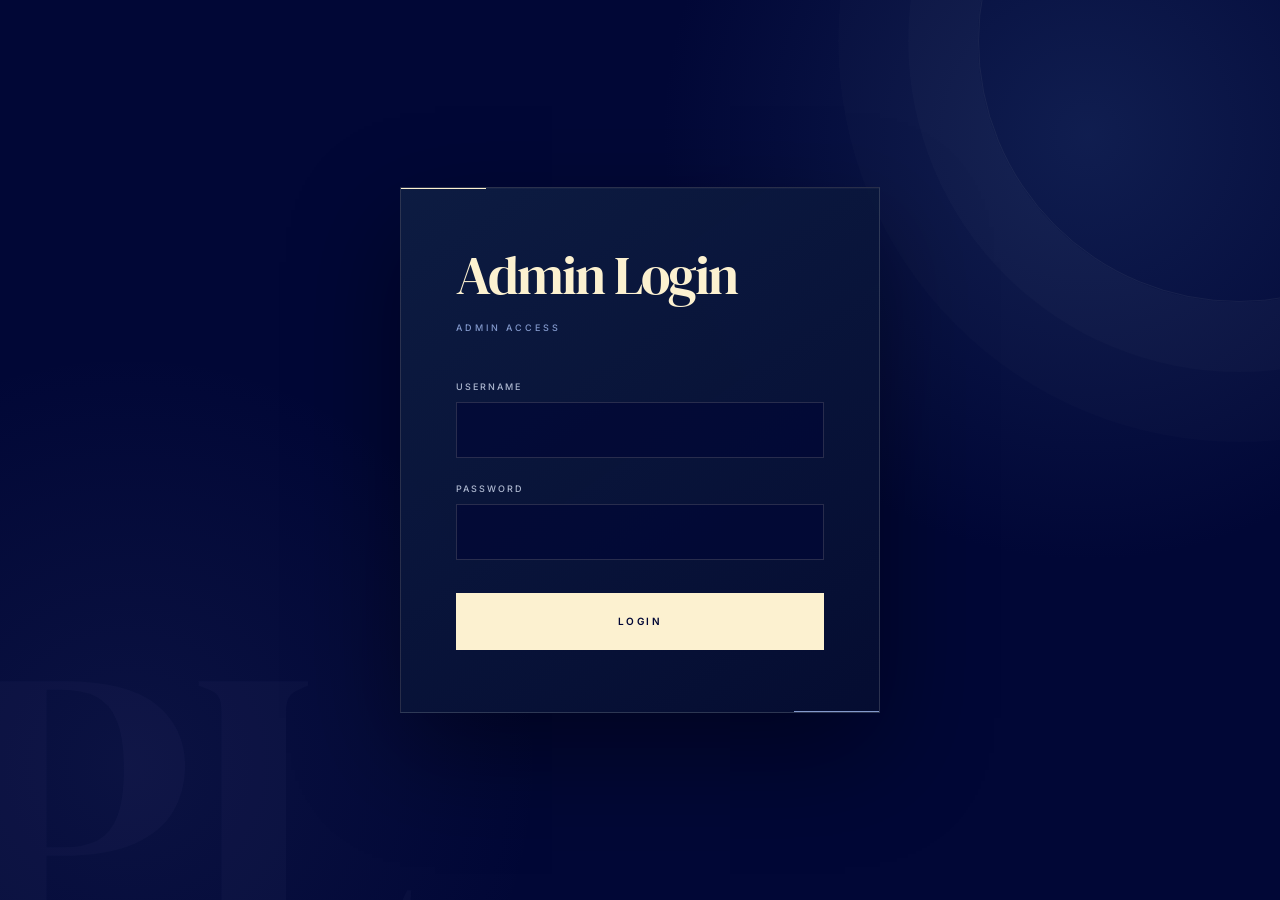
<file: plConsultantFrontend/admin.html>
<!DOCTYPE html>
<html lang="en">

<head>
    <meta charset="UTF-8">
    <meta name="viewport" content="width=device-width, initial-scale=1.0">

    <title>Admin Panel | PL Auto Consultant</title>

    <link rel="preconnect" href="https://fonts.googleapis.com">
    <link rel="preconnect" href="https://fonts.gstatic.com" crossorigin>

    <link href="https://fonts.googleapis.com/css2?family=DM+Serif+Display&family=Inter:wght@300;400;500;600&display=swap" rel="stylesheet">

    <link rel="stylesheet" href="css/admin.css">
</head>

<body>

    <div id="loginSection">

        <div id="loginContainer">

            <h1>Admin Login</h1>

            <form id="loginForm">

                <div>
                    <label for="username">Username</label>
                    <input type="text" id="username" required>
                </div>

                <div>
                    <label for="password">Password</label>
                    <input type="password" id="password" required>
                </div>

                <p id="errorMessage">
                    Invalid username or password
                </p>

                <button type="submit">
                    Login
                </button>

            </form>

        </div>

    </div>


    <div id="adminPanel">

        <nav class="adminNavbar">

            <div class="adminBrand">

                <img
                    src="img/logo2.png"
                    alt="PL Auto Consultant"
                >

                <h2>
                    Admin Panel
                </h2>

            </div>


            <div class="adminLinks">

                <a href="#vehiclesSection">
                    Available Vehicles
                </a>

                <a href="#enquirySection">
                    Customer Enquiries
                </a>

                <a href="#sellSection">
                    Sell Requests
                </a>

                <a href="adminAddVeh.html">
                    Add Vehicle
                </a>

            </div>

        </nav>


        <main>

            <section class="adminHero">

                <p>
                    PL AUTO CONSULTANT
                </p>

                <h1>
                    Manage your
                    <span>collection.</span>
                </h1>

            </section>


            <section class="adminSection" id="vehiclesSection">

                <div class="sectionHeader">

                    <p>
                        01
                    </p>

                    <h2>
                        Available Vehicles
                    </h2>

                </div>

                <div id="vehicleContainer"></div>

            </section>


            <section class="adminSection" id="enquirySection">

                <div class="sectionHeader">

                    <p>
                        02
                    </p>

                    <h2>
                        Customer Enquiries
                    </h2>

                </div>

                <div id="enquiryContainer"></div>

            </section>


            <section class="adminSection" id="sellSection">

                <div class="sectionHeader">

                    <p>
                        03
                    </p>

                    <h2>
                        Sell Requests
                    </h2>

                </div>

                <div id="sellContainer"></div>

            </section>

        </main>


        <footer>

            <p>
                © 2026 PL Auto Consultant. Admin Panel
            </p>

        </footer>

    </div>


    <script src="js/admin.js"></script>

</body>

</html>
</file>
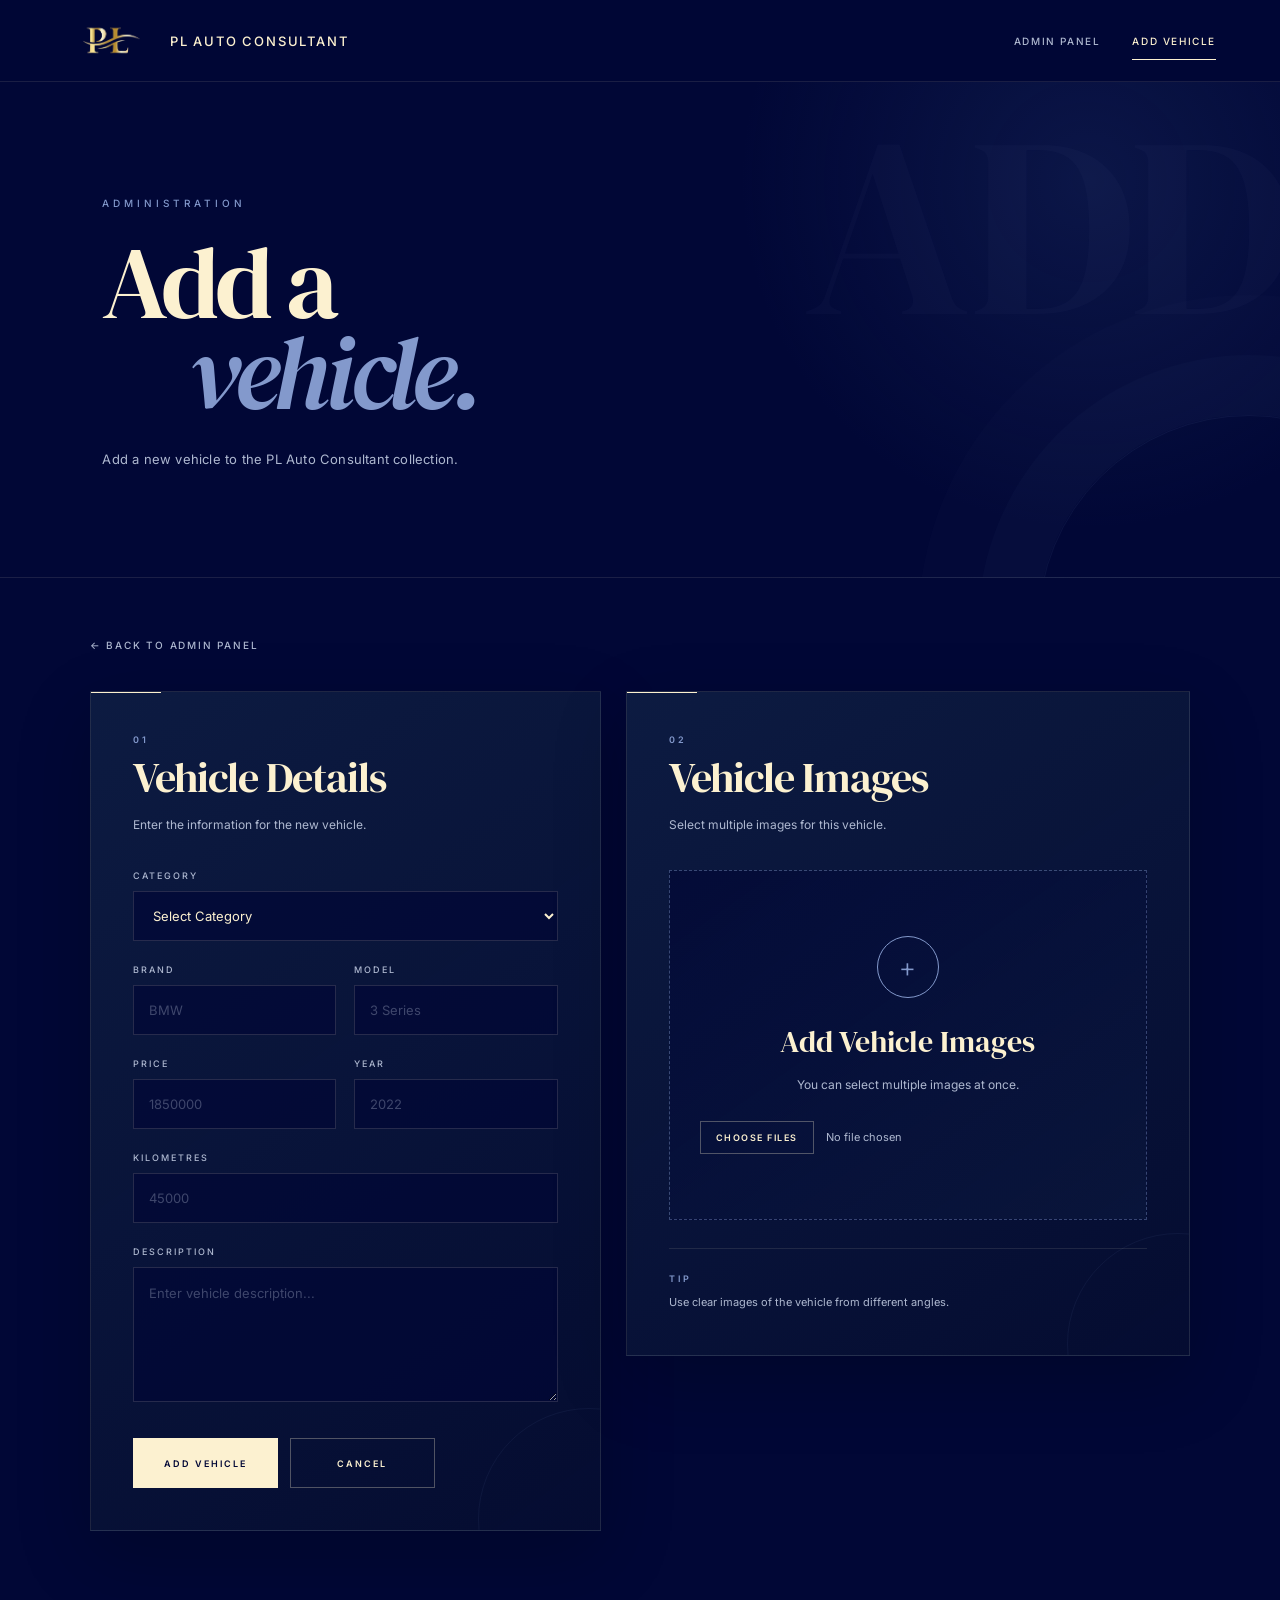
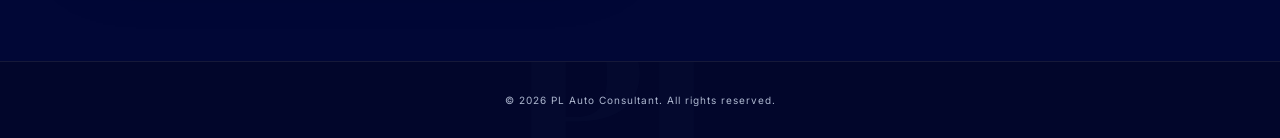
<file: plConsultantFrontend/adminAddVeh.html>
<!DOCTYPE html>
<html lang="en">

<head>

    <meta charset="UTF-8">
    <meta name="viewport" content="width=device-width, initial-scale=1.0">

    <title>Add Vehicle | PL Auto Consultant</title>

    <link rel="preconnect" href="https://fonts.googleapis.com">
    <link rel="preconnect" href="https://fonts.gstatic.com" crossorigin>

    <link
        href="https://fonts.googleapis.com/css2?family=DM+Serif+Display&family=Inter:wght@300;400;500;600;700&display=swap"
        rel="stylesheet"
    >

    <link rel="stylesheet" href="css/adminAddVeh.css">

</head>

<body>

    <nav class="adminNavbar">

        <div class="navLeft">

            <img
                src="img/logo2.png"
                alt="PL Auto Consultant"
                class="logo"
            >

            <div class="brand">
                PL auto consultant
            </div>

        </div>

        <div class="navLinks">

            <a href="admin.html">
                Admin Panel
            </a>

            <a href="adminAddVeh.html" class="active">
                Add Vehicle
            </a>

        </div>

    </nav>


    <main>

        <section class="pageHero">

            <div class="heroInner">

                <p class="eyebrow">
                    ADMINISTRATION
                </p>

                <h1>
                    Add a
                    <span>vehicle.</span>
                </h1>

                <p class="heroText">
                    Add a new vehicle to the PL Auto Consultant collection.
                </p>

            </div>

        </section>


        <section class="addSection">

            <div class="backContainer">

                <a href="admin.html" class="backButton">
                    ← Back to Admin Panel
                </a>

            </div>


            <div class="addLayout">

                <div class="formCard">

                    <div class="cardHeading">

                        <p class="sectionNumber">
                            01
                        </p>

                        <h2>
                            Vehicle Details
                        </h2>

                        <p>
                            Enter the information for the new vehicle.
                        </p>

                    </div>


                    <form id="addVehicleForm">

                        <div class="formGroup">

                            <label for="category">
                                Category
                            </label>

                            <select id="category" required>

                                <option value="">
                                    Select Category
                                </option>

                                <option value="Car">
                                    Car
                                </option>

                                <option value="Bike">
                                    Bike
                                </option>

                            </select>

                        </div>


                        <div class="formRow">

                            <div class="formGroup">

                                <label for="brand">
                                    Brand
                                </label>

                                <input
                                    type="text"
                                    id="brand"
                                    placeholder="BMW"
                                    required
                                >

                            </div>


                            <div class="formGroup">

                                <label for="model">
                                    Model
                                </label>

                                <input
                                    type="text"
                                    id="model"
                                    placeholder="3 Series"
                                    required
                                >

                            </div>

                        </div>


                        <div class="formRow">

                            <div class="formGroup">

                                <label for="price">
                                    Price
                                </label>

                                <input
                                    type="number"
                                    id="price"
                                    placeholder="1850000"
                                    required
                                >

                            </div>


                            <div class="formGroup">

                                <label for="year">
                                    Year
                                </label>

                                <input
                                    type="number"
                                    id="year"
                                    placeholder="2022"
                                    required
                                >

                            </div>

                        </div>


                        <div class="formGroup">

                            <label for="kmDriven">
                                Kilometres
                            </label>

                            <input
                                type="number"
                                id="kmDriven"
                                placeholder="45000"
                                required
                            >

                        </div>


                        <div class="formGroup">

                            <label for="description">
                                Description
                            </label>

                            <textarea
                                id="description"
                                placeholder="Enter vehicle description..."
                            ></textarea>

                        </div>


                        <div class="formButtons">

                            <button
                                type="submit"
                                class="addButton"
                            >
                                Add Vehicle
                            </button>

                            <button
                                type="button"
                                class="cancelButton"
                                onclick="goBack()"
                            >
                                Cancel
                            </button>

                        </div>

                    </form>

                </div>


                <div class="imageCard">

                    <div class="cardHeading">

                        <p class="sectionNumber">
                            02
                        </p>

                        <h2>
                            Vehicle Images
                        </h2>

                        <p>
                            Select multiple images for this vehicle.
                        </p>

                    </div>


                    <div class="uploadArea">

                        <div class="uploadIcon">
                            +
                        </div>

                        <h3>
                            Add Vehicle Images
                        </h3>

                        <p>
                            You can select multiple images at once.
                        </p>

                        <input
                            type="file"
                            id="images"
                            multiple
                            accept="image/*"
                        >

                    </div>


                    <div class="imageNote">

                        <span>
                            TIP
                        </span>

                        <p>
                            Use clear images of the vehicle from different angles.
                        </p>

                    </div>

                </div>

            </div>

        </section>

    </main>


    <footer>

        <p>
            © 2026 PL Auto Consultant. All rights reserved.
        </p>

    </footer>


    <script src="js/adminAddVeh.js"></script>

</body>

</html>
</file>
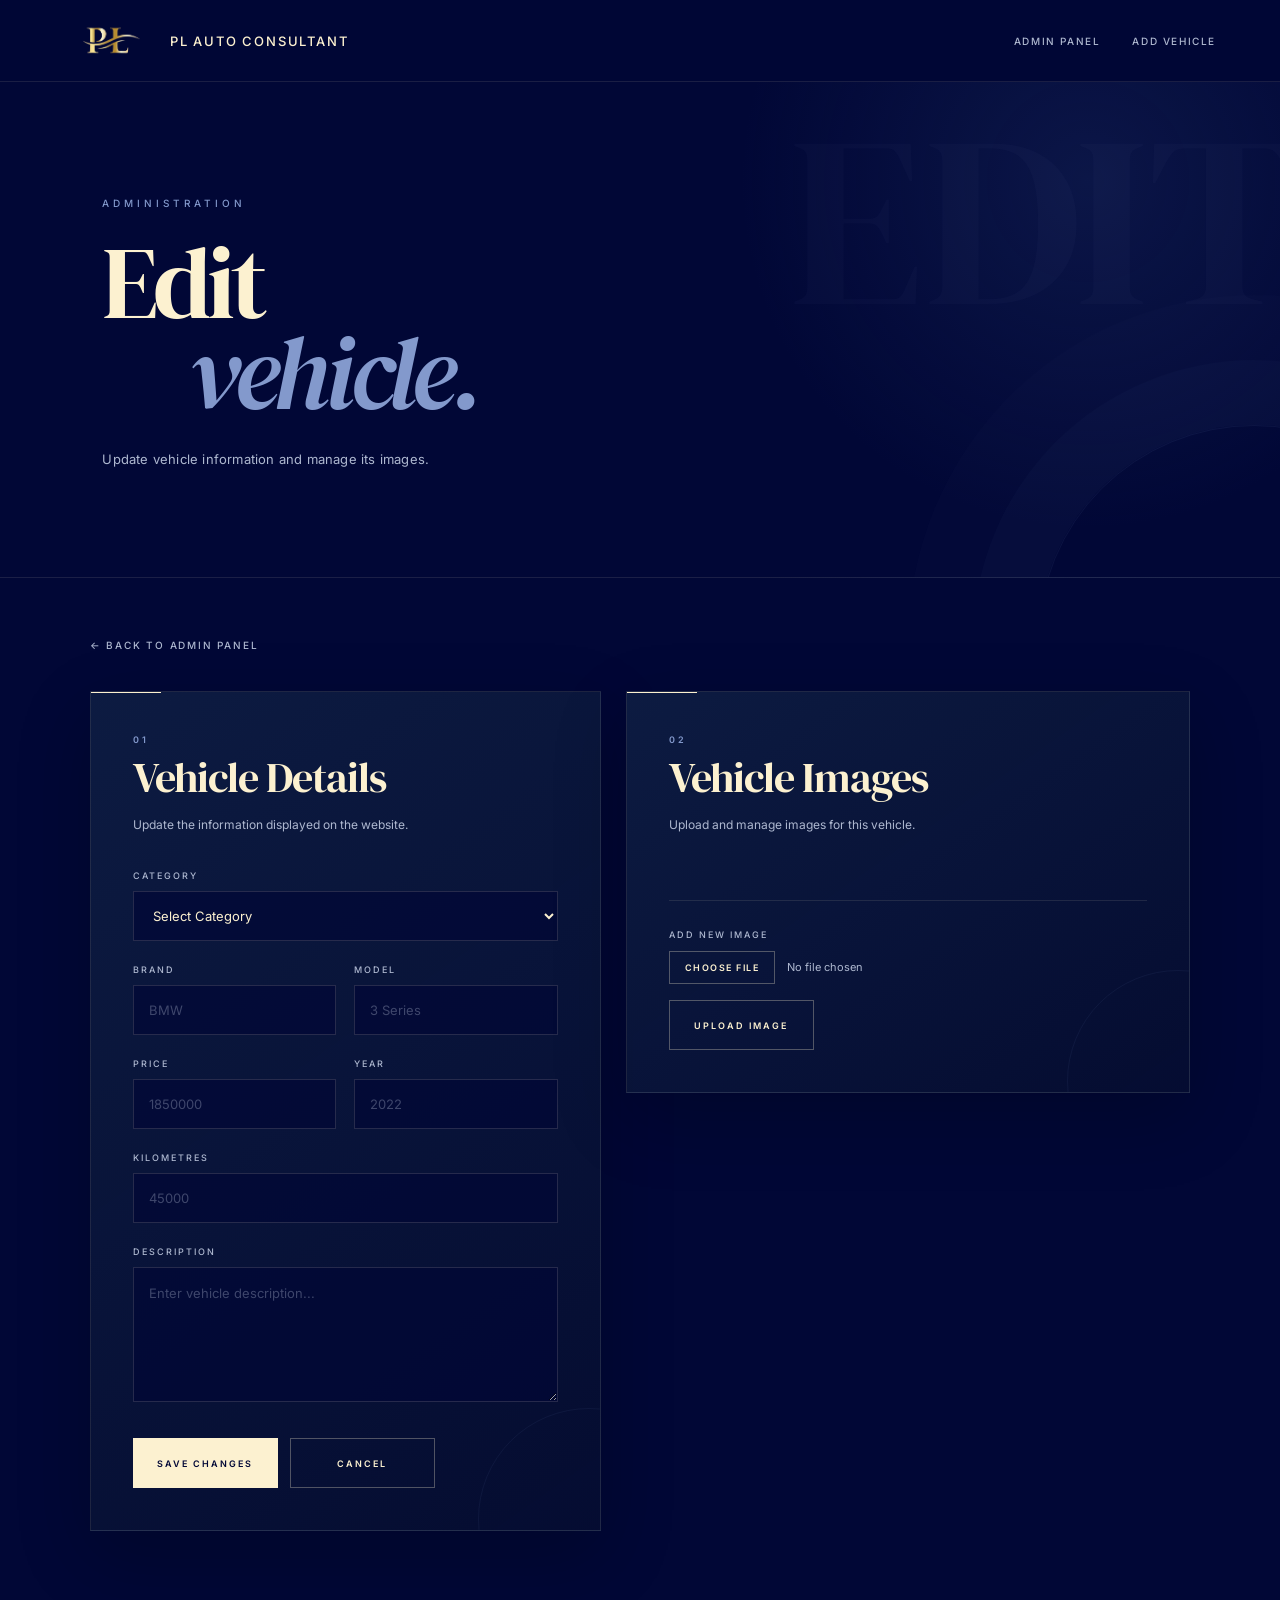
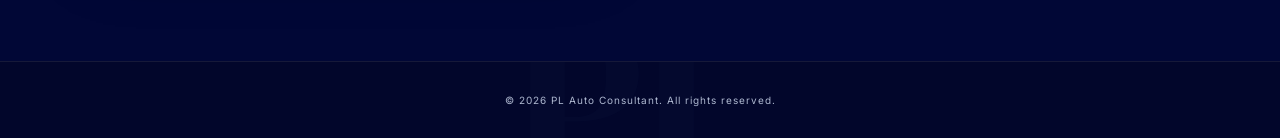
<file: plConsultantFrontend/adminEditVeh.html>
<!DOCTYPE html>
<html lang="en">

<head>

    <meta charset="UTF-8">
    <meta name="viewport" content="width=device-width, initial-scale=1.0">

    <title>Edit Vehicle | PL Auto Consultant</title>

    <link rel="preconnect" href="https://fonts.googleapis.com">
    <link rel="preconnect" href="https://fonts.gstatic.com" crossorigin>

    <link
        href="https://fonts.googleapis.com/css2?family=DM+Serif+Display&family=Inter:wght@300;400;500;600;700&display=swap"
        rel="stylesheet"
    >

    <link rel="stylesheet" href="css/adminEditVeh.css">

</head>

<body>

    <nav class="adminNavbar">

        <div class="navLeft">

            <img
                src="img/logo2.png"
                alt="PL Auto Consultant"
                class="logo"
            >

            <div class="brand">
                PL auto consultant
            </div>

        </div>

        <div class="navLinks">

            <a href="admin.html">
                Admin Panel
            </a>

            <a href="adminAddVeh.html">
                Add Vehicle
            </a>

        </div>

    </nav>


    <main>

        <section class="pageHero">

            <div class="heroInner">

                <p class="eyebrow">
                    ADMINISTRATION
                </p>

                <h1>
                    Edit
                    <span>vehicle.</span>
                </h1>

                <p class="heroText">
                    Update vehicle information and manage its images.
                </p>

            </div>

        </section>


        <section class="editSection">

            <div class="backContainer">

                <a href="admin.html" class="backButton">
                    ← Back to Admin Panel
                </a>

            </div>


            <div class="editLayout">


                <div class="formCard reveal">

                    <div class="cardHeading">

                        <p class="sectionNumber">
                            01
                        </p>

                        <h2>
                            Vehicle Details
                        </h2>

                        <p>
                            Update the information displayed on the website.
                        </p>

                    </div>


                    <form id="editVehicleForm">

                        <div class="formGroup">

                            <label for="category">
                                Category
                            </label>

                            <select id="category" required>

                                <option value="">
                                    Select Category
                                </option>

                                <option value="Car">
                                    Car
                                </option>

                                <option value="Bike">
                                    Bike
                                </option>

                            </select>

                        </div>


                        <div class="formRow">

                            <div class="formGroup">

                                <label for="brand">
                                    Brand
                                </label>

                                <input
                                    type="text"
                                    id="brand"
                                    placeholder="BMW"
                                    required
                                >

                            </div>


                            <div class="formGroup">

                                <label for="model">
                                    Model
                                </label>

                                <input
                                    type="text"
                                    id="model"
                                    placeholder="3 Series"
                                    required
                                >

                            </div>

                        </div>


                        <div class="formRow">

                            <div class="formGroup">

                                <label for="price">
                                    Price
                                </label>

                                <input
                                    type="number"
                                    id="price"
                                    placeholder="1850000"
                                    required
                                >

                            </div>


                            <div class="formGroup">

                                <label for="year">
                                    Year
                                </label>

                                <input
                                    type="number"
                                    id="year"
                                    placeholder="2022"
                                    required
                                >

                            </div>

                        </div>


                        <div class="formGroup">

                            <label for="kmDriven">
                                Kilometres
                            </label>

                            <input
                                type="number"
                                id="kmDriven"
                                placeholder="45000"
                                required
                            >

                        </div>


                        <div class="formGroup">

                            <label for="description">
                                Description
                            </label>

                            <textarea
                                id="description"
                                placeholder="Enter vehicle description..."
                            ></textarea>

                        </div>


                        <div class="formButtons">

                            <button
                                type="submit"
                                class="saveButton"
                            >
                                Save Changes
                            </button>

                            <button
                                type="button"
                                class="cancelButton"
                                onclick="goBack()"
                            >
                                Cancel
                            </button>

                        </div>

                    </form>

                </div>


                <div class="imageCard reveal">

                    <div class="cardHeading">

                        <p class="sectionNumber">
                            02
                        </p>

                        <h2>
                            Vehicle Images
                        </h2>

                        <p>
                            Upload and manage images for this vehicle.
                        </p>

                    </div>


                    <div
                        id="imageContainer"
                        class="imageContainer"
                    >
                    </div>


                    <div class="uploadBox">

                        <label for="image">
                            Add New Image
                        </label>

                        <input
                            type="file"
                            id="image"
                            accept="image/*"
                        >

                        <button
                            type="button"
                            onclick="uploadImage()"
                            class="uploadButton"
                        >
                            Upload Image
                        </button>

                    </div>

                </div>

            </div>

        </section>

    </main>


    <footer>

        <p>
            © 2026 PL Auto Consultant. All rights reserved.
        </p>

    </footer>


    <script src="js/editVehicle.js"></script>

</body>

</html>
</file>
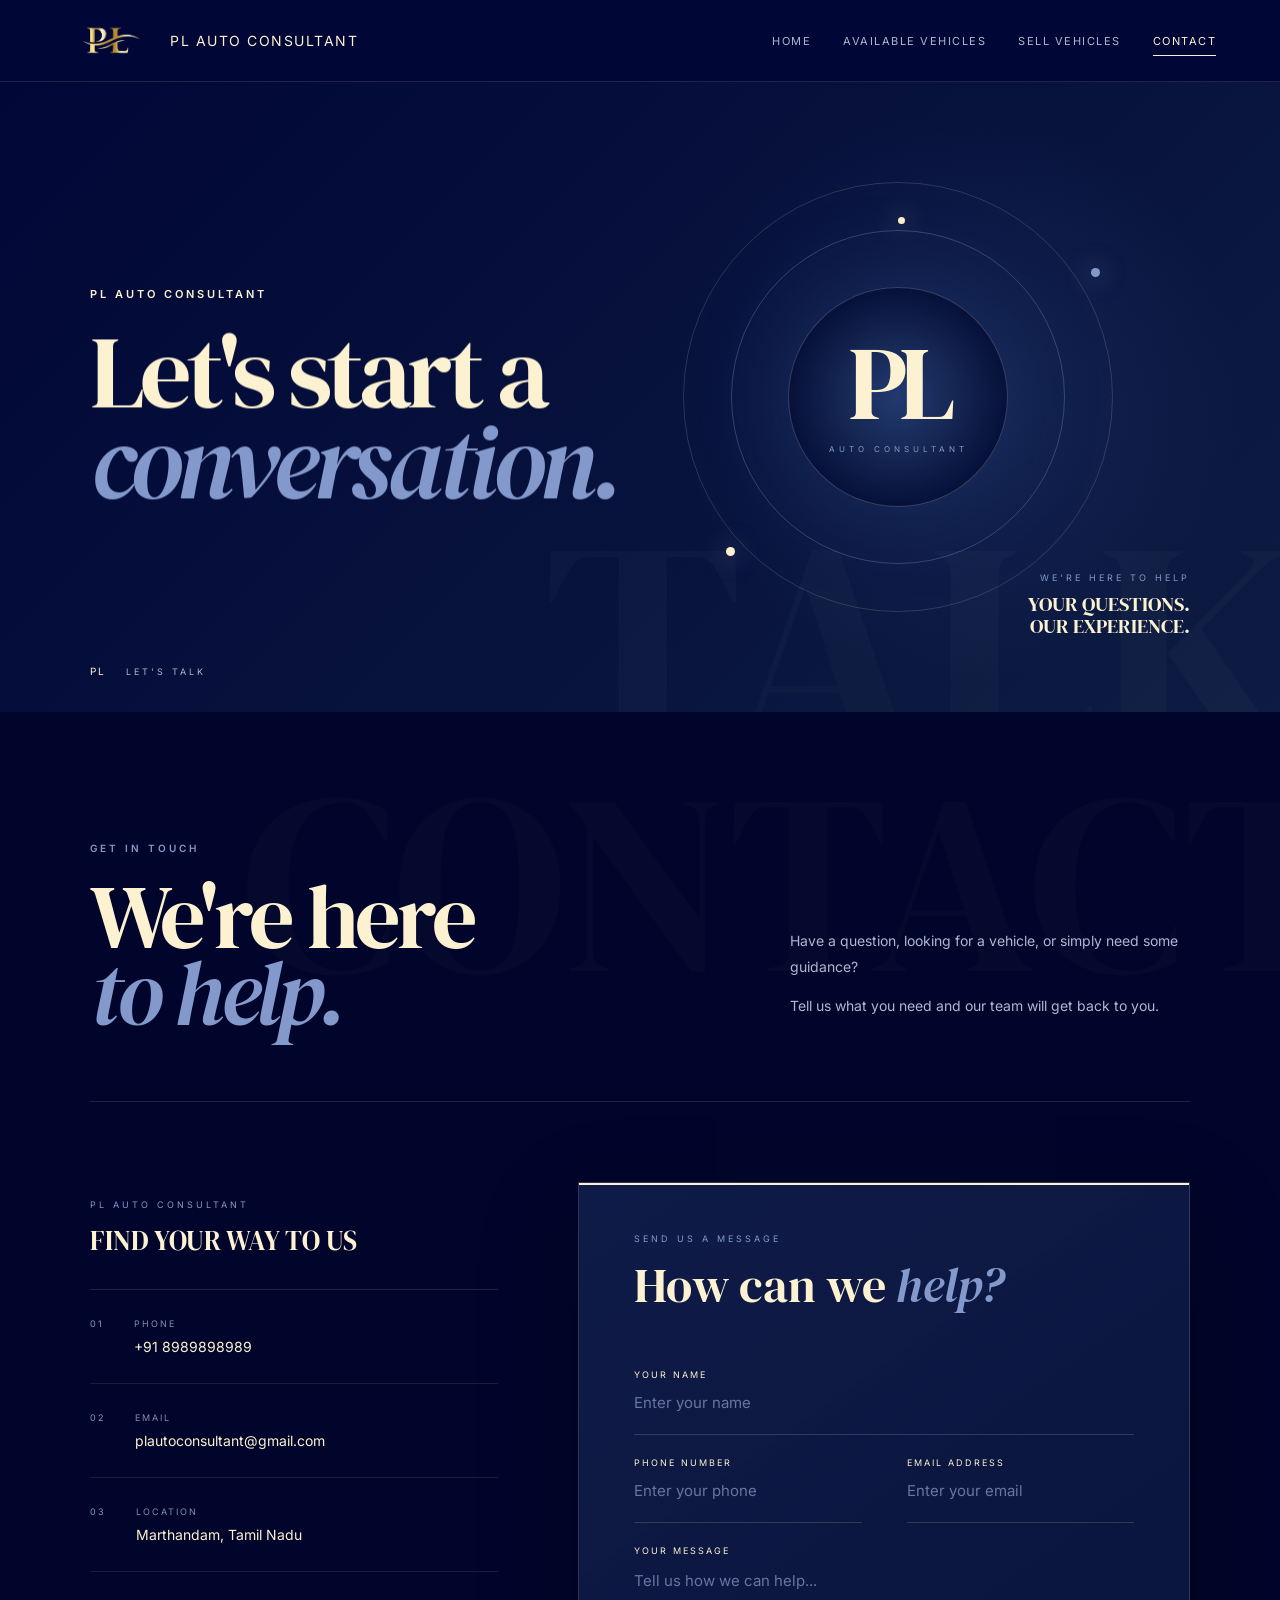
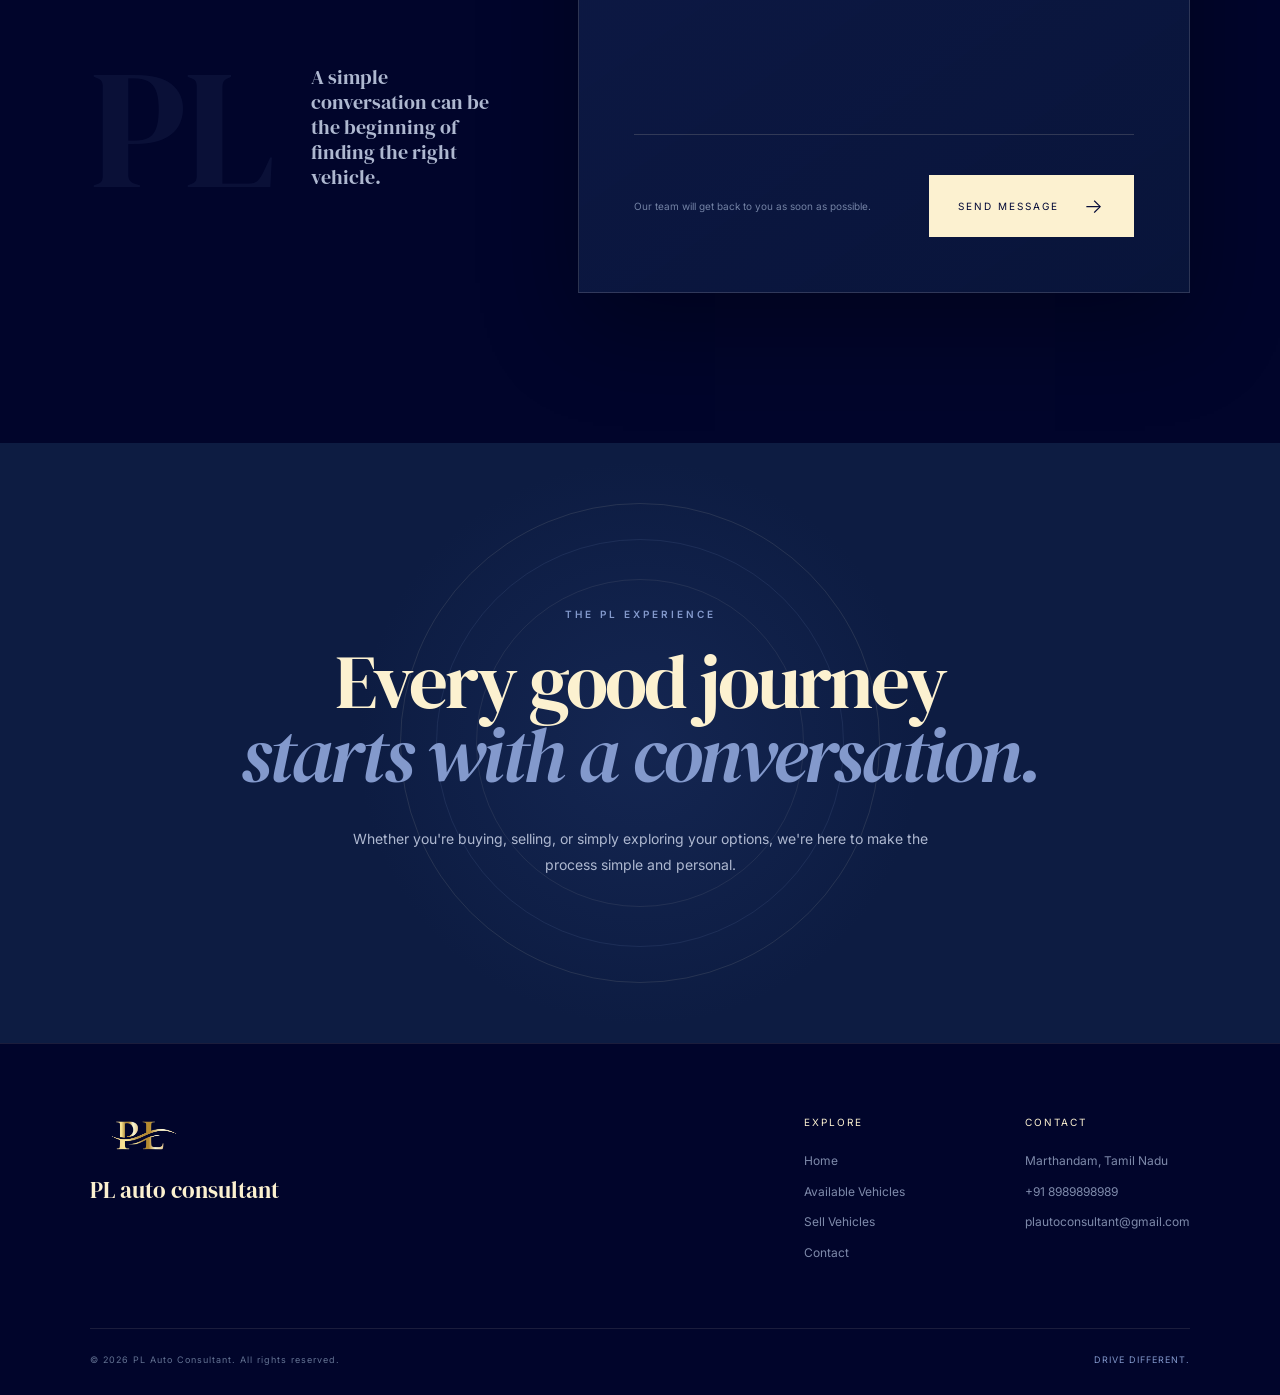
<file: plConsultantFrontend/contact.html>
<!DOCTYPE html>
<html lang="en">

<head>
    <meta charset="UTF-8">
    <meta name="viewport" content="width=device-width, initial-scale=1.0">

    <title>Contact | PL Auto Consultant</title>

    <link rel="preconnect" href="https://fonts.googleapis.com">
    <link rel="preconnect" href="https://fonts.gstatic.com" crossorigin>

    <link href="https://fonts.googleapis.com/css2?family=DM+Serif+Display:ital@0;1&family=Inter:wght@300;400;500;600&display=swap" rel="stylesheet">

    <link rel="stylesheet" href="css/contact.css">
</head>

<body>
<nav class="navbar">

    <div class="navLeft">

        <a href="index.html">
            <img src="img/logo2.png" alt="PL Auto Consultant" class="logo">
        </a>

        <a href="index.html" class="brand">
            PL auto consultant
        </a>

    </div>

    <div class="navLinks" id="navLinks">

        <a href="index.html">
            Home
        </a>

        <a href="vehicles.html">
            Available Vehicles
        </a>

        <a href="sell.html">
            Sell Vehicles
        </a>

        <a href="contact.html" class="active">
            Contact
        </a>

    </div>

    <button class="menuToggle" id="menuToggle" aria-label="Open menu">
        <span></span>
        <span></span>
        <span></span>
    </button>

</nav>


    <main>

        <section class="contactHero">

            <div class="heroBackgroundText">
                TALK
            </div>

            <div class="heroCircle circleOne"></div>
            <div class="heroCircle circleTwo"></div>

            <div class="contactHeroContent">

                <div class="heroCopy">

                    <p class="heroMini">
                        PL AUTO CONSULTANT
                    </p>

                    <h1>
                        Let's start a
                        <span>conversation.</span>
                    </h1>

                </div>


                <div class="heroVisual">

                    <div class="visualOuterRing"></div>

                    <div class="visualMiddleRing"></div>

                    <div class="visualInnerRing">

                        <div class="visualContent">

                            <span class="visualPL">
                                PL
                            </span>

                            <span class="visualSmall">
                                AUTO CONSULTANT
                            </span>

                        </div>

                    </div>

                    <div class="orbitDot dotOne"></div>
                    <div class="orbitDot dotTwo"></div>

                </div>


                <div class="heroBrand">

                    <span>
                        WE'RE HERE TO HELP
                    </span>

                    <p>
                        YOUR QUESTIONS.<br>
                        OUR EXPERIENCE.
                    </p>

                </div>


                <div class="heroBottom">

                    <span>
                        PL
                    </span>

                    <p>
                        LET'S TALK
                    </p>

                </div>

            </div>

        </section>


        <section class="contactSection">

            <div class="sectionBackgroundText">
                CONTACT
            </div>


            <div class="contactSectionHeader">

                <div>

                    <p class="sectionLabel">
                        GET IN TOUCH
                    </p>

                    <h2>
                        We're here
                        <span>to help.</span>
                    </h2>

                </div>

                <div class="sectionIntro">

                    <p>
                        Have a question, looking for a vehicle,
                        or simply need some guidance?
                    </p>

                    <p>
                        Tell us what you need and our team
                        will get back to you.
                    </p>

                </div>

            </div>


            <div class="contactMain">


                <div class="contactDetails">

                    <div class="detailHeader">

                        <span>
                            PL AUTO CONSULTANT
                        </span>

                        <p>
                            FIND YOUR WAY TO US
                        </p>

                    </div>


                    <div class="detailItem">

                        <span class="detailNumber">
                            01
                        </span>

                        <div>

                            <p class="detailLabel">
                                PHONE
                            </p>

                            <p class="detailValue">
                                +91 8989898989
                            </p>

                        </div>

                    </div>


                    <div class="detailItem">

                        <span class="detailNumber">
                            02
                        </span>

                        <div>

                            <p class="detailLabel">
                                EMAIL
                            </p>

                            <p class="detailValue">
                                plautoconsultant@gmail.com
                            </p>

                        </div>

                    </div>


                    <div class="detailItem">

                        <span class="detailNumber">
                            03
                        </span>

                        <div>

                            <p class="detailLabel">
                                LOCATION
                            </p>

                            <p class="detailValue">
                                Marthandam, Tamil Nadu
                            </p>

                        </div>

                    </div>


                    <div class="contactStatement">

                        <span>
                            PL
                        </span>

                        <p>
                            A simple conversation can be
                            the beginning of finding the
                            right vehicle.
                        </p>

                    </div>

                </div>


                <form id="contactForm">

                    <!-- <div class="formNumber">
                        PL
                    </div> -->

                    <div class="formHeader">

                        <p>
                            SEND US A MESSAGE
                        </p>

                        <h3>
                            How can we
                            <span>help?</span>
                        </h3>

                    </div>


                    <div class="formGroup">

                        <label for="name">
                            Your Name
                        </label>

                        <input
                            type="text"
                            id="name"
                            placeholder="Enter your name"
                            required
                        >

                    </div>


                    <div class="formRow">

                        <div class="formGroup">

                            <label for="phone">
                                Phone Number
                            </label>

                            <input
                                type="tel"
                                id="phone"
                                placeholder="Enter your phone"
                                required
                            >

                        </div>


                        <div class="formGroup">

                            <label for="email">
                                Email Address
                            </label>

                            <input
                                type="email"
                                id="email"
                                placeholder="Enter your email"
                                required
                            >

                        </div>

                    </div>


                    <div class="formGroup largeGroup">

                        <label for="message">
                            Your Message
                        </label>

                        <textarea
                            id="message"
                            placeholder="Tell us how we can help..."
                            required
                        ></textarea>

                    </div>


                    <div class="formBottom">

                        <p>
                            Our team will get back to you
                            as soon as possible.
                        </p>

                        <button type="submit">

                            <span>
                                Send Message
                            </span>

                            <strong>
                                →
                            </strong>

                        </button>

                    </div>

                </form>

            </div>

        </section>


        <section class="conversationSection">

            <div class="conversationCircle"></div>

            <div class="conversationContent">

                <p class="sectionLabel">
                    THE PL EXPERIENCE
                </p>

                <h2>
                    Every good journey
                    <span>starts with a conversation.</span>
                </h2>

                <p>
                    Whether you're buying, selling, or simply
                    exploring your options, we're here to make
                    the process simple and personal.
                </p>

            </div>

        </section>


        <div id="successBox">

            <div id="successContent">

                <div class="successRing">

                    <span>
                        PL
                    </span>

                </div>

                <p class="successLabel">
                    THANK YOU
                </p>

                <h2>
                    Message Sent
                </h2>

                <p>
                    Thank you for contacting
                    PL Auto Consultant.
                </p>

                <p>
                    We will get back to you soon.
                </p>

                <button onclick="closeSuccessBox()">
                    OK
                </button>

            </div>

        </div>

    </main>


    <footer>

        <div class="footerTop">

            <div class="footerBrand">

                <img
                    src="img/logo2.png"
                    alt="PL Auto Consultant"
                >

                <p>
                    PL auto consultant
                </p>

            </div>


            <div class="footerLinks">

                <div>

                    <p class="footerTitle">
                        Explore
                    </p>

                    <a href="index.html">
                        Home
                    </a>

                    <a href="vehicles.html">
                        Available Vehicles
                    </a>

                    <a href="sell.html">
                        Sell Vehicles
                    </a>

                    <a href="contact.html">
                        Contact
                    </a>

                </div>


                <div>

                    <p class="footerTitle">
                        Contact
                    </p>

                    <p>
                        Marthandam, Tamil Nadu
                    </p>

                    <p>
                        +91 8989898989
                    </p>

                    <p>
                        plautoconsultant@gmail.com
                    </p>

                </div>

            </div>

        </div>


        <div class="footerBottom">

            <p>
                © 2026 PL Auto Consultant. All rights reserved.
            </p>

            <span>
                DRIVE DIFFERENT.
            </span>

        </div>

    </footer>


    <script src="js/contact.js"></script>

</body>

</html>
</file>
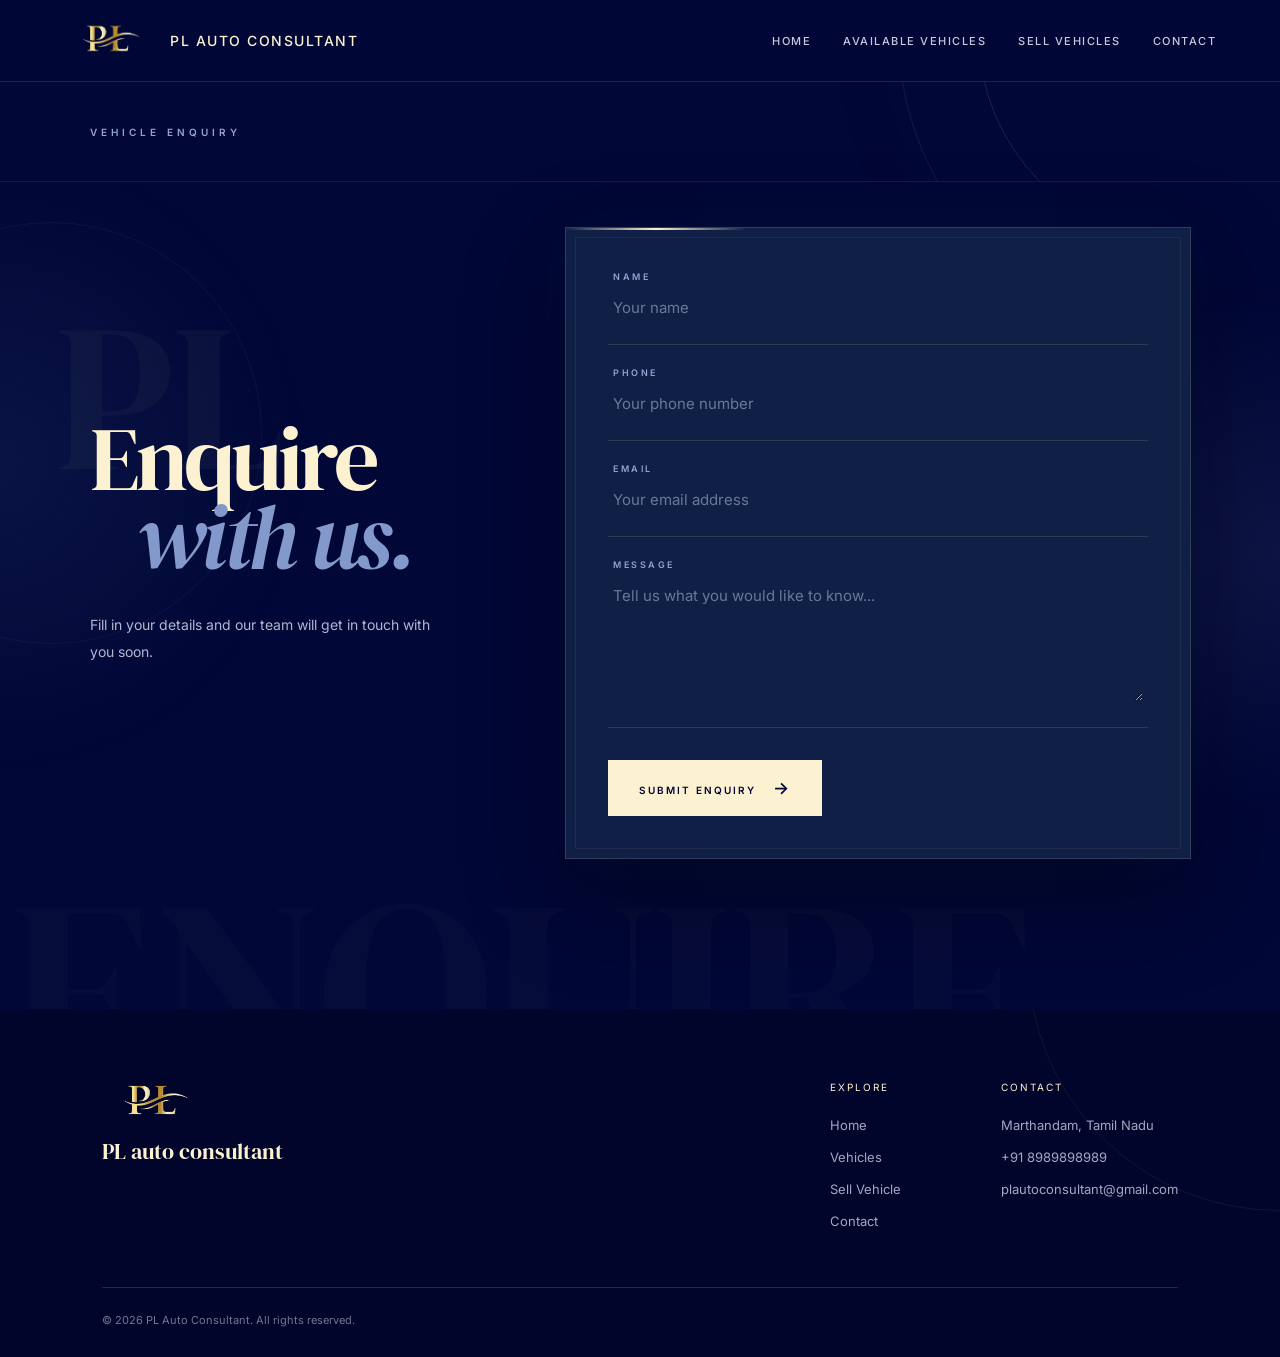
<file: plConsultantFrontend/enquire.html>
<!DOCTYPE html>
<html lang="en">

<head>
    <meta charset="UTF-8">
    <meta name="viewport" content="width=device-width, initial-scale=1.0">

    <title>Enquire | PL Auto Consultant</title>

    <link rel="preconnect" href="https://fonts.googleapis.com">
    <link rel="preconnect" href="https://fonts.gstatic.com" crossorigin>

    <link href="https://fonts.googleapis.com/css2?family=DM+Serif+Display&family=Inter:wght@300;400;500;600&display=swap" rel="stylesheet">

    <link rel="stylesheet" href="css/enquire.css">
</head>

<body>

<nav class="navbar">

    <div class="navLeft">

        <a href="index.html">
            <img
                src="img/logo2.png"
                style="border-radius:20px;"
                alt="PL Auto Consultant"
                class="logo"
            >
        </a>

        <a href="index.html" class="brand">
            PL auto consultant
        </a>

    </div>

    <div class="navLinks" id="navLinks">

        <a href="index.html">
            Home
        </a>

        <a href="vehicles.html">
            Available Vehicles
        </a>

        <a href="sell.html">
            Sell Vehicles
        </a>

        <a href="contact.html">
            Contact
        </a>

    </div>

    <button
        class="menuToggle"
        id="menuToggle"
        aria-label="Open menu"
    >
        <span></span>
        <span></span>
        <span></span>
    </button>

</nav>


    <main>

        <section class="enquireHero">

            <p class="eyebrow">
                VEHICLE ENQUIRY
            </p>

          

        </section>


        <section class="enquireSection">

            <div class="enquireIntro">

               
                <h2>
                    Enquire
                    <span>with us.</span>
                </h2>

                <p>
                    Fill in your details and our team will
                    get in touch with you soon.
                </p>

            </div>


            <form id="enquiryForm">

                <div class="formGroup">

                    <label for="name">
                        Name
                    </label>

                    <input
                        type="text"
                        id="name"
                        placeholder="Your name"
                        required
                    >

                </div>


                <div class="formGroup">

                    <label for="phone">
                        Phone
                    </label>

                    <input
                        type="tel"
                        id="phone"
                        placeholder="Your phone number"
                        required
                    >

                </div>


                <div class="formGroup">

                    <label for="email">
                        Email
                    </label>

                    <input
                        type="email"
                        id="email"
                        placeholder="Your email address"
                        required
                    >

                </div>


                <div class="formGroup">

                    <label for="message">
                        Message
                    </label>

                    <textarea
                        id="message"
                        placeholder="Tell us what you would like to know..."
                        required
                    ></textarea>

                </div>


                <button type="submit">
                    Submit Enquiry
                </button>

            </form>

        </section>


        <div id="successBox">

            <div id="successContent">

                <p class="successNumber">
                    THANK YOU
                </p>

                <h2>
                    Enquiry Submitted
                </h2>

                <p>
                    Thank you for your enquiry.
                </p>

                <p>
                    We will contact you soon.
                </p>

                <button onclick="closeSuccessBox()">
                    OK
                </button>

            </div>

        </div>

    </main>


    <footer>

        <div class="footerTop">

            <div class="footerBrand">

                <img
                    src="img/logo2.png"
                    alt="PL Auto Consultant"
                >

                <p>
                    PL auto consultant
                </p>

            </div>


            <div class="footerLinks">

                <div>

                    <p class="footerTitle">
                        Explore
                    </p>

                    <a href="index.html">
                        Home
                    </a>

                    <a href="vehicles.html">
                        Vehicles
                    </a>

                    <a href="sell.html">
                        Sell Vehicle
                    </a>

                    <a href="contact.html">
                        Contact
                    </a>

                </div>


                <div>

                    <p class="footerTitle">
                        Contact
                    </p>

                    <p>
                        Marthandam, Tamil Nadu
                    </p>

                    <p>
                        +91 8989898989
                    </p>

                    <p>
                        plautoconsultant@gmail.com
                    </p>

                </div>

            </div>

        </div>


        <div class="footerBottom">

            <p>
                © 2026 PL Auto Consultant. All rights reserved.
            </p>

        </div>

    </footer>


    <script src="js/enquire.js"></script>

</body>

</html>
</file>
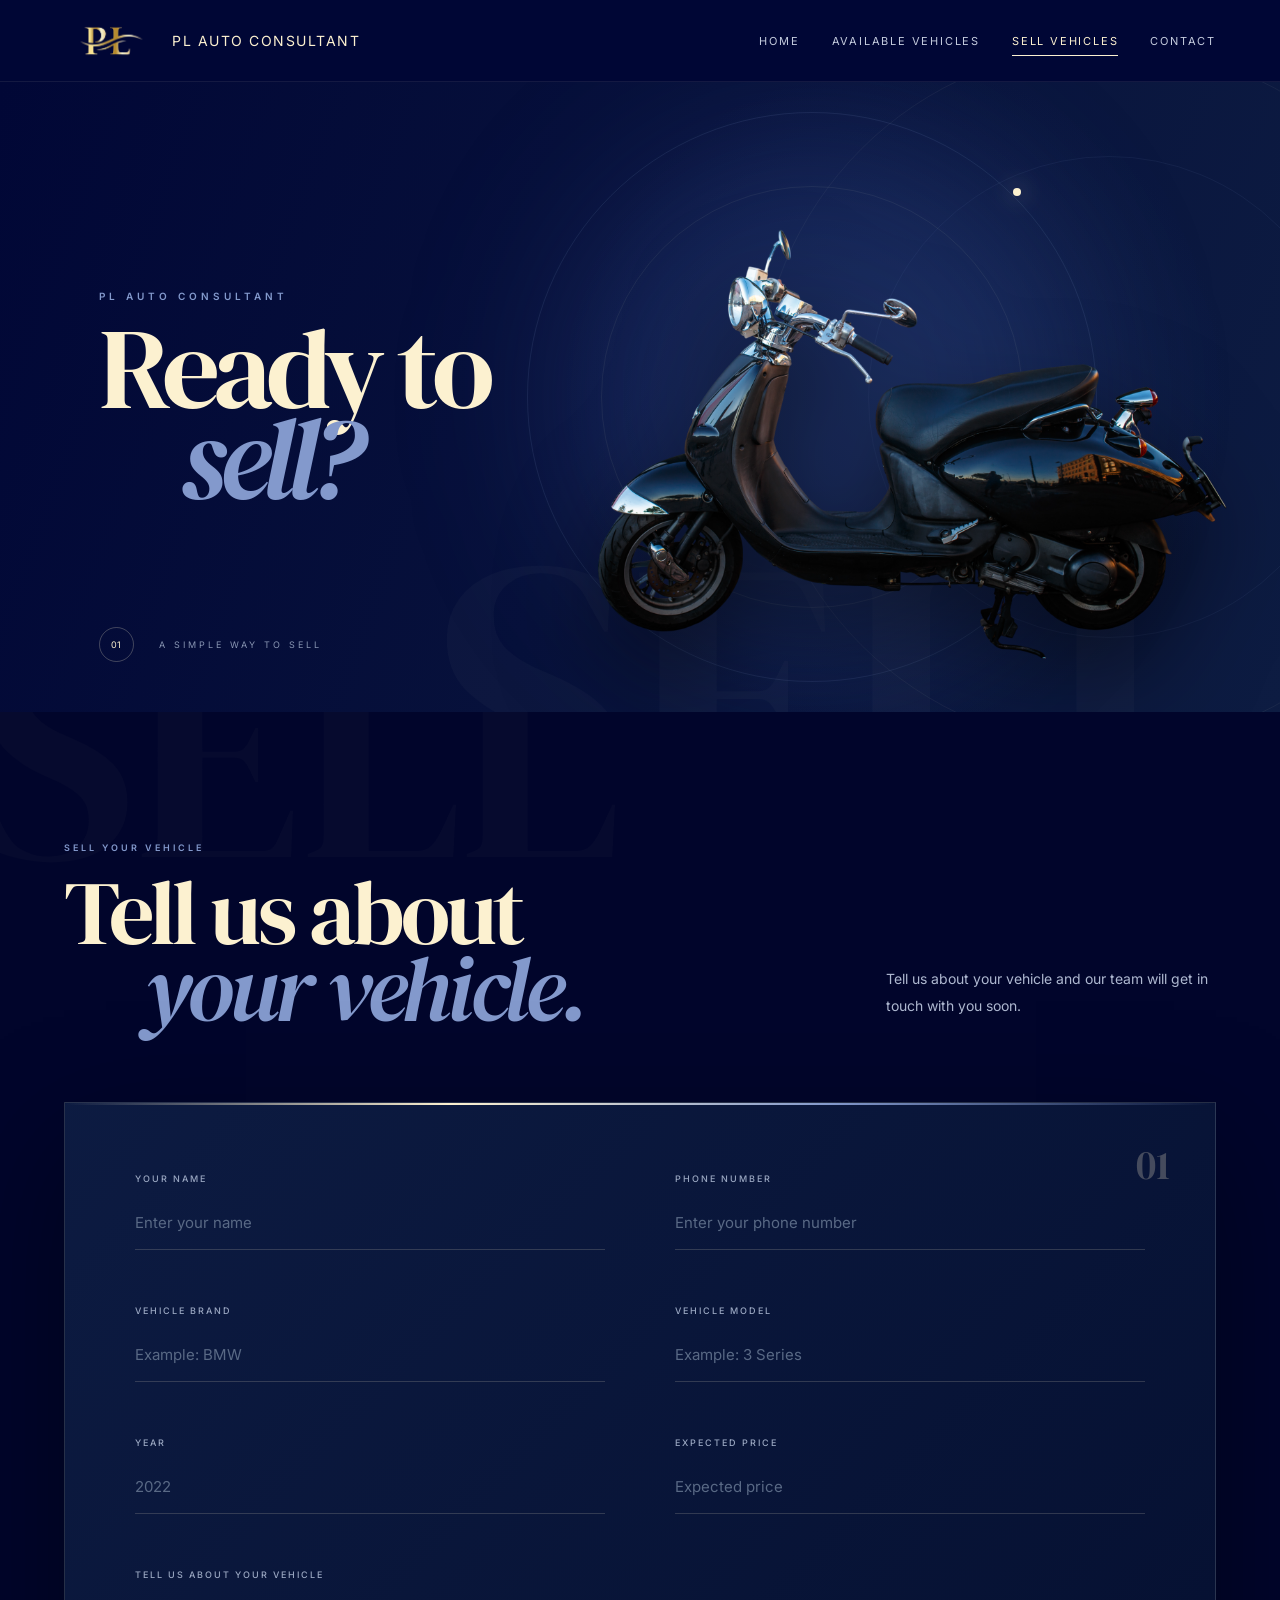
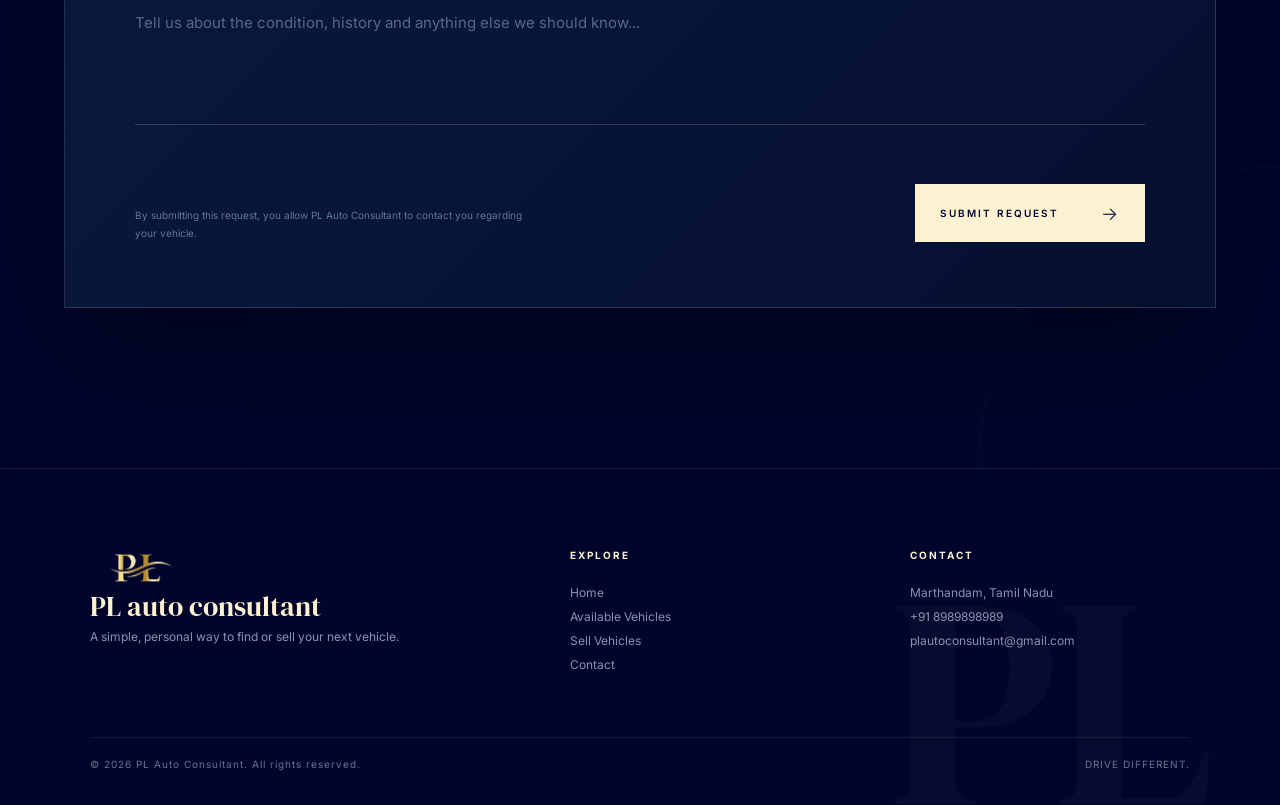
<file: plConsultantFrontend/sell.html>
<!DOCTYPE html>
<html lang="en">

<head>

    <meta charset="UTF-8">
    <meta name="viewport" content="width=device-width, initial-scale=1.0">

    <title>Sell Your Vehicle | PL Auto Consultant</title>

    <link rel="preconnect" href="https://fonts.googleapis.com">
    <link rel="preconnect" href="https://fonts.gstatic.com" crossorigin>

    <link href="https://fonts.googleapis.com/css2?family=DM+Serif+Display:ital@0;1&family=Inter:wght@300;400;500;600&display=swap" rel="stylesheet">

    <link rel="stylesheet" href="css/sell.css">

</head>

<body>


<nav class="navbar">

    <div class="navLeft">

        <a href="index.html">

            <img
                src="img/logo2.png"
                alt="PL Auto Consultant"
                class="logo"
            >

        </a>

        <a href="index.html" class="brand">
            PL auto consultant
        </a>

    </div>

    <div class="navLinks" id="navLinks">

        <a href="index.html">
            Home
        </a>

        <a href="vehicles.html">
            Available Vehicles
        </a>

        <a href="sell.html" class="active">
            Sell Vehicles
        </a>

        <a href="contact.html">
            Contact
        </a>

    </div>

    <button class="menuToggle" id="menuToggle" aria-label="Open menu">
        <span></span>
        <span></span>
        <span></span>
    </button>

</nav>


<main>


<section class="sellHero">


    <div class="heroBackgroundText">
        SELL
    </div>


    <div class="heroContent">


        <div class="heroCopy">

            <p class="heroMini">
                PL AUTO CONSULTANT
            </p>

            <h1>
                Ready to
                <span>sell?</span>
            </h1>

        </div>



        <div class="heroVehicle">


            <div class="heroGlow"></div>

            <div class="heroRing"></div>

            <div class="heroImageFrame">

                <img
                    src="img/scooter-Photoroom.png"
                    alt="Premium vehicle"
                >

            </div>


            


        </div>



        <div class="heroBottom">

            <span>
                01
            </span>

            <p>
                A SIMPLE WAY TO SELL
            </p>

        </div>


    </div>


</section>



<section class="sellFormSection">


    <div class="sellSectionHeader">

        <div>

            <p class="sectionLabel">
                SELL YOUR VEHICLE
            </p>

            <h2>
                Tell us about
                <span>your vehicle.</span>
            </h2>

        </div>


        <div class="sectionIntro">

            <p>
                Tell us about your vehicle and our team
                will get in touch with you soon.
            </p>

        </div>

    </div>



    <div class="sellFormWrapper">


        <div class="formNumber">
            01
        </div>


        <form id="sellForm">


            <div class="formTop">


                <div class="formGroup">

                    <label for="name">
                        Your Name
                    </label>

                    <input
                        type="text"
                        id="name"
                        placeholder="Enter your name"
                        required
                    >

                </div>



                <div class="formGroup">

                    <label for="phone">
                        Phone Number
                    </label>

                    <input
                        type="tel"
                        id="phone"
                        placeholder="Enter your phone number"
                        required
                    >

                </div>

            </div>



            <div class="formTop">


                <div class="formGroup">

                    <label for="brand">
                        Vehicle Brand
                    </label>

                    <input
                        type="text"
                        id="brand"
                        placeholder="Example: BMW"
                        required
                    >

                </div>



                <div class="formGroup">

                    <label for="model">
                        Vehicle Model
                    </label>

                    <input
                        type="text"
                        id="model"
                        placeholder="Example: 3 Series"
                        required
                    >

                </div>

            </div>



            <div class="formTop">


                <div class="formGroup">

                    <label for="year">
                        Year
                    </label>

                    <input
                        type="number"
                        id="year"
                        placeholder="2022"
                        required
                    >

                </div>



                <div class="formGroup">

                    <label for="price">
                        Expected Price
                    </label>

                    <input
                        type="number"
                        id="price"
                        placeholder="Expected price"
                        required
                    >

                </div>

            </div>



            <div class="formGroup largeGroup">

                <label for="description">
                    Tell us about your vehicle
                </label>

                <textarea
                    id="description"
                    placeholder="Tell us about the condition, history and anything else we should know..."
                ></textarea>

            </div>



            <div class="formBottom">


                <p>
                    By submitting this request,
                    you allow PL Auto Consultant
                    to contact you regarding your vehicle.
                </p>


                <button type="submit">

                    <span>
                        Submit Request
                    </span>

                    <strong>
                        →
                    </strong>

                </button>


            </div>


        </form>


    </div>


</section>



<div id="successBox">


    <div id="successContent">

        <p class="successNumber">
            THANK YOU
        </p>

        <h2>
            Request Submitted
        </h2>

        <p>
            Thank you for choosing
            PL Auto Consultant.
        </p>

        <p>
            We will contact you soon.
        </p>

        <button onclick="closeSuccessBox()">
            OK
        </button>

    </div>


</div>


</main>



<footer>


    <div class="footerContent">


        <div class="footerBrand">
              <img style="width: 100px;"
                src="img/logo2.png"
                alt="PL Auto Consultant"
            >

            <h3>
                PL auto consultant
            </h3>

            <p>
                A simple, personal way to
                find or sell your next vehicle.
            </p>

        </div>



        <div>

            <h4>
                Explore
            </h4>

            <a href="index.html">
                Home
            </a>

            <a href="vehicles.html">
                Available Vehicles
            </a>

            <a href="sell.html">
                Sell Vehicles
            </a>

            <a href="contact.html">
                Contact
            </a>

        </div>



        <div>

            <h4>
                Contact
            </h4>

            <p>
                Marthandam, Tamil Nadu
            </p>

            <p>
                +91 8989898989
            </p>

            <p>
                plautoconsultant@gmail.com
            </p>

        </div>


    </div>



    <div class="footerBottom">

        <span>
            © 2026 PL Auto Consultant.
            All rights reserved.
        </span>

        <span>
            DRIVE DIFFERENT.
        </span>

    </div>


</footer>


<script src="js/sell.js"></script>

</body>

</html>
</file>
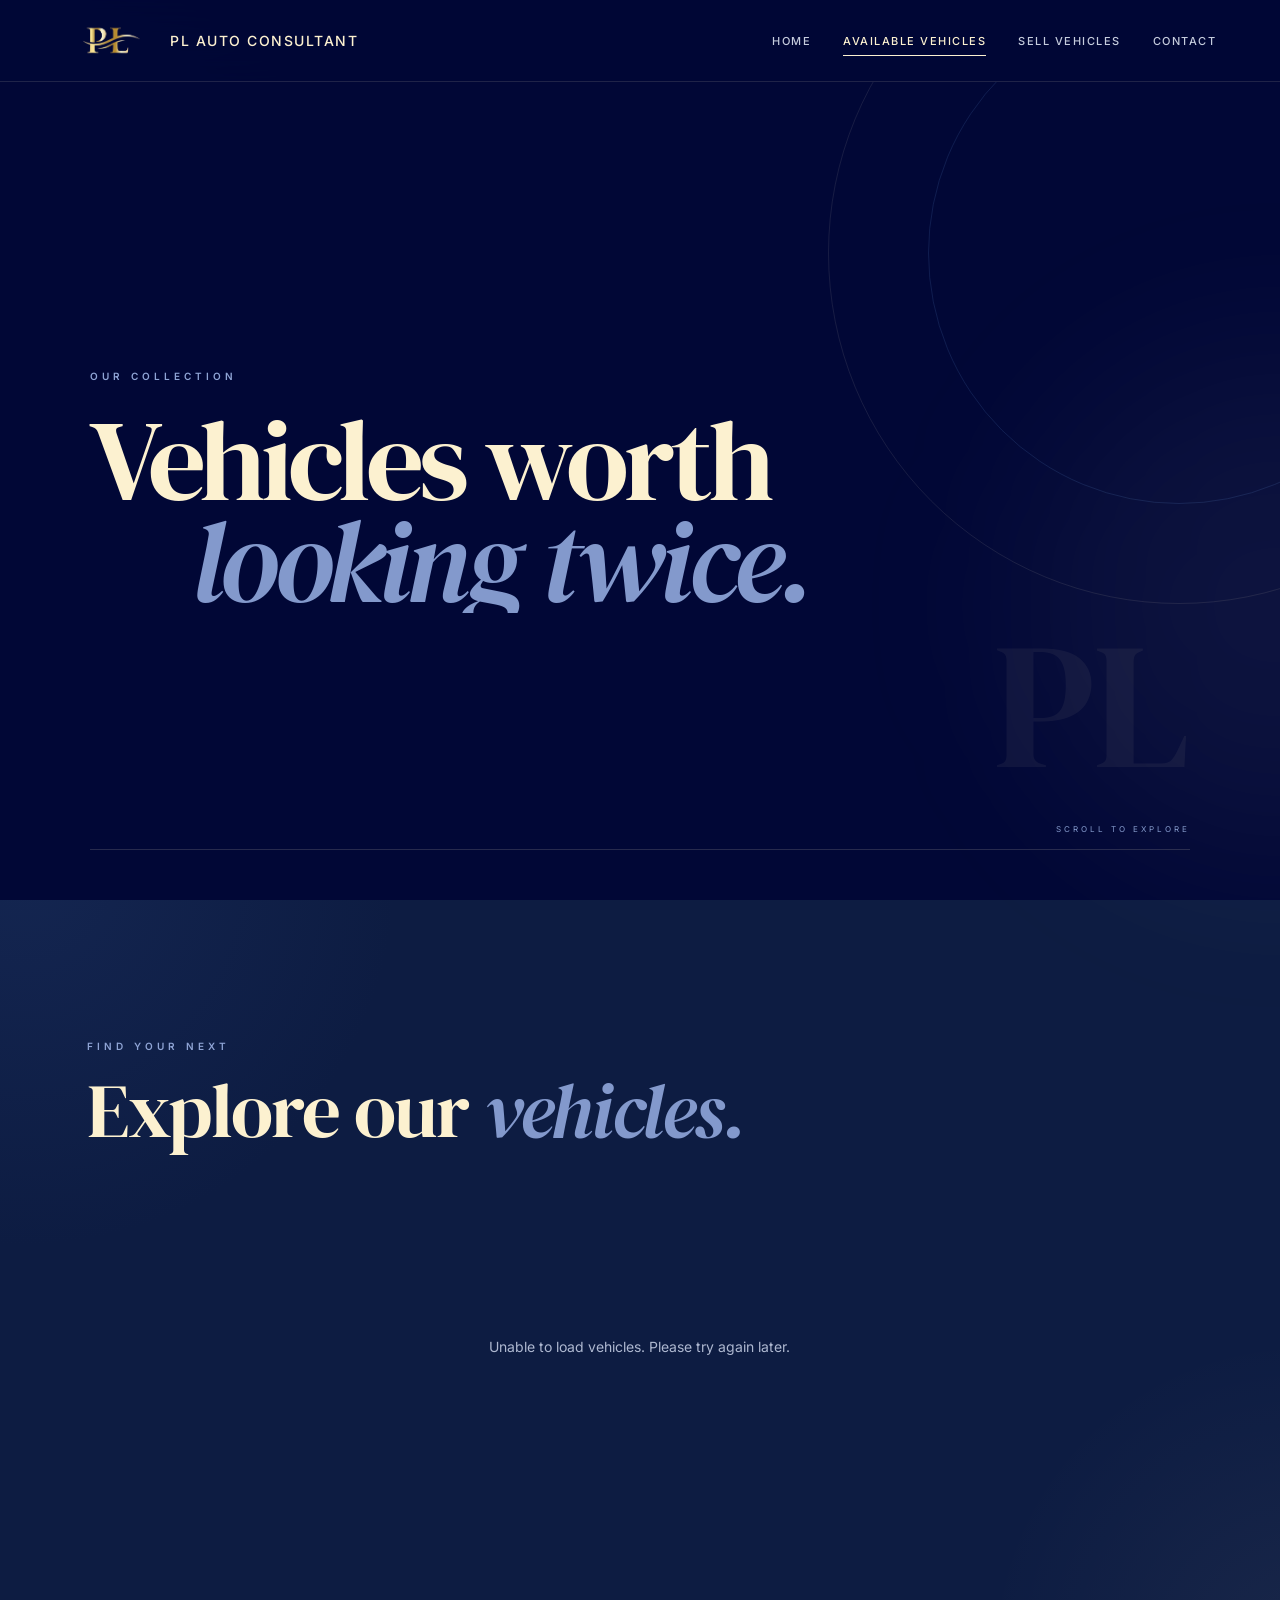
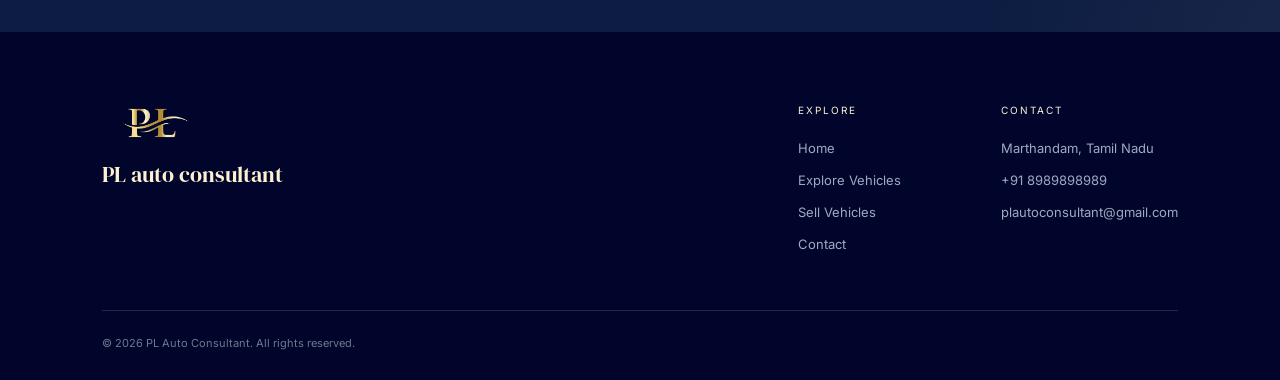
<file: plConsultantFrontend/vehicles.html>
<!DOCTYPE html>
<html lang="en">

<head>

    <meta charset="UTF-8">

    <meta
        name="viewport"
        content="width=device-width, initial-scale=1.0"
    >

    <title>Explore Vehicles | PL Auto Consultant</title>


    <link
        rel="preconnect"
        href="https://fonts.googleapis.com"
    >

    <link
        rel="preconnect"
        href="https://fonts.googleapis.com"
        crossorigin
    >


    <link
        href="https://fonts.googleapis.com/css2?family=DM+Serif+Display&family=Inter:wght@300;400;500;600&display=swap"
        rel="stylesheet"
    >


    <link
        rel="stylesheet"
        href="css/vehicles.css"
    >

</head>


<body>


<nav class="navbar">

    <div class="navLeft">

        <img
            src="img/logo2.png"
            alt="PL Auto Consultant"
            class="logo"
        >

        <a
            href="index.html"
            class="brand"
        >
            PL auto consultant
        </a>

    </div>

    <div class="navLinks" id="navLinks">

        <a href="index.html">
            Home
        </a>

        <a
            href="vehicles.html"
            class="active"
        >
            Available Vehicles
        </a>

        <a href="sell.html">
            Sell Vehicles
        </a>

        <a href="contact.html">
            Contact
        </a>

    </div>

    <button
        class="menuToggle"
        id="menuToggle"
        aria-label="Open menu"
    >
        <span></span>
        <span></span>
        <span></span>
    </button>

</nav>



<main>


    <section class="vehiclesHero">
        

        <div class="heroContent">

            <p class="eyebrow">
                OUR COLLECTION
            </p>


            <h1>

                Vehicles worth

                <span>
                    looking twice.
                </span>

            </h1>

        </div>


        <div class="heroNumber">
            PL
        </div>


        <div class="heroLine"></div>

    </section>



    <section class="vehicleSection">


        <div class="collectionHeading">

            <p>
                FIND YOUR NEXT
            </p>


            <h2>

                Explore our

                <span>
                    vehicles.
                </span>

            </h2>

        </div>



        <div
            id="container"
            class="vehicleGrid"
        ></div>


    </section>

</main>



<footer>


    <div class="footerTop">


        <div class="footerBrand">

            <img
                src="img/logo2.png"
                alt="PL Auto Consultant"
            >


            <p>
                PL auto consultant
            </p>

        </div>



        <div class="footerLinks">


            <div>

                <p class="footerTitle">
                    Explore
                </p>


                <a href="index.html">
                    Home
                </a>


                <a href="vehicles.html">
                    Explore Vehicles
                </a>


                <a href="sell.html">
                    Sell Vehicles
                </a>


                <a href="contact.html">
                    Contact
                </a>

            </div>



            <div>

                <p class="footerTitle">
                    Contact
                </p>


                <p>
                    Marthandam, Tamil Nadu
                </p>


                <p>
                    +91 8989898989
                </p>


                <p>
                    plautoconsultant@gmail.com
                </p>

            </div>


        </div>


    </div>



    <div class="footerBottom">

        <p>
            © 2026 PL Auto Consultant. All rights reserved.
        </p>

    </div>


</footer>



<script src="js/vehicles.js"></script>


</body>

</html>
</file>
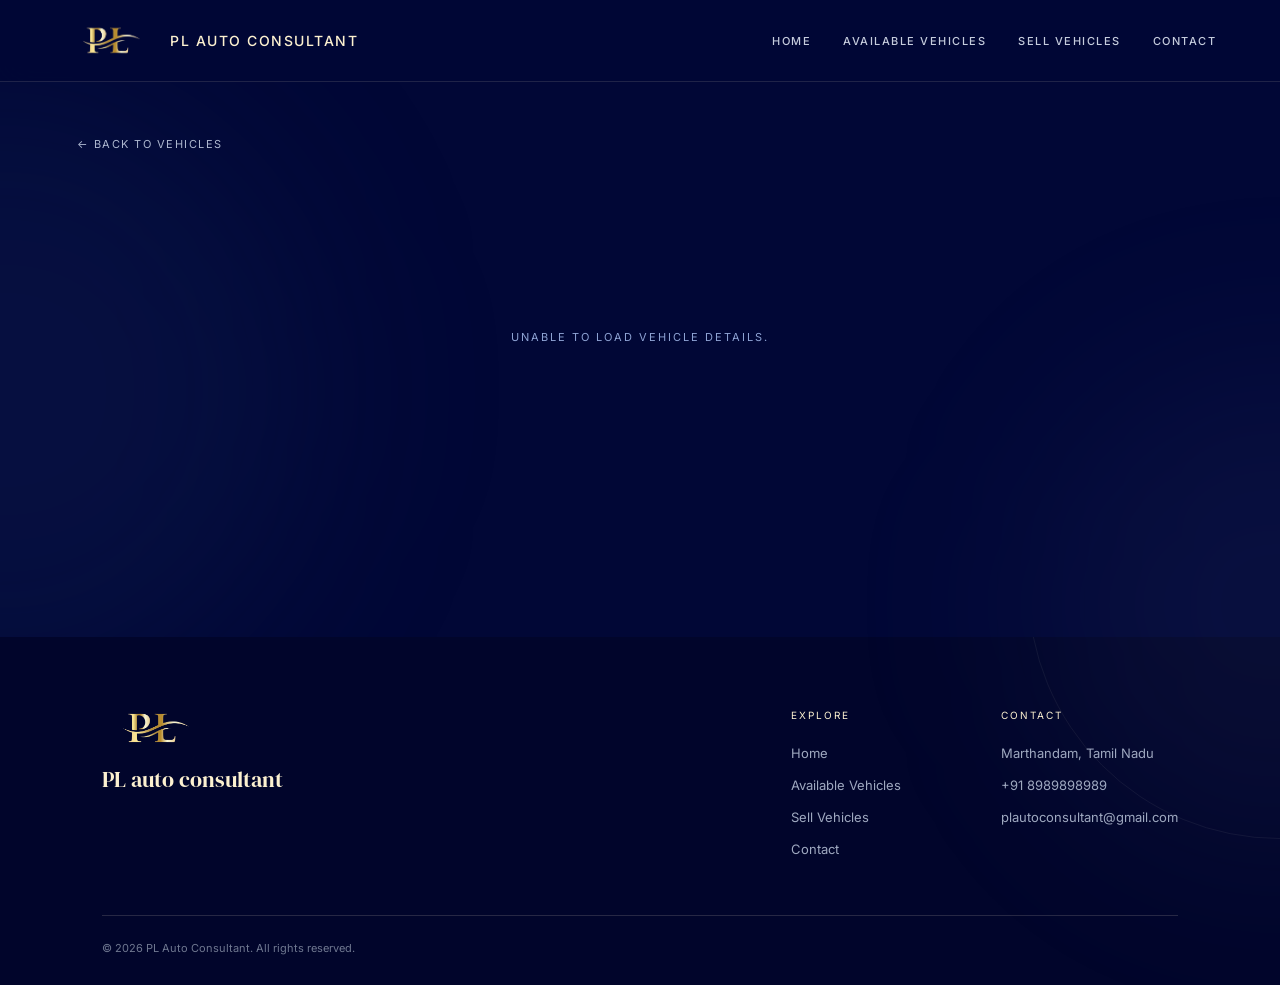
<file: plConsultantFrontend/viewVehiDetails.html>
<!DOCTYPE html>
<html lang="en">

<head>
    <meta charset="UTF-8">
    <meta name="viewport" content="width=device-width, initial-scale=1.0">

    <title>Vehicle Details | PL Auto Consultant</title>

    <link rel="preconnect" href="https://fonts.googleapis.com">
    <link rel="preconnect" href="https://fonts.gstatic.com" crossorigin>

    <link href="https://fonts.googleapis.com/css2?family=DM+Serif+Display&family=Inter:wght@300;400;500;600&display=swap" rel="stylesheet">

    <link rel="stylesheet" href="css/viewVehicle.css">
</head>

<body>

    <nav class="navbar">

    <div class="navLeft">

        <img
            src="img/logo2.png"
            alt="PL Auto Consultant"
            class="logo"
        >

        <a href="index.html" class="brand">
            PL auto consultant
        </a>

    </div>

    <div class="navLinks" id="navLinks">

        <a href="index.html">
            Home
        </a>

        <a href="vehicles.html">
            Available Vehicles
        </a>

        <a href="sell.html">
            Sell Vehicles
        </a>

        <a href="contact.html">
            Contact
        </a>

    </div>

    <button
        class="menuToggle"
        id="menuToggle"
        aria-label="Open menu"
    >
        <span></span>
        <span></span>
        <span></span>
    </button>

</nav>

    <main>

        <div class="backContainer">

            <a href="vehicles.html" class="backButton">
                ← Back to Vehicles
            </a>

        </div>


        <div id="vehicleDetails"></div>

    </main>


    <footer>

        <div class="footerTop">

            <div class="footerBrand">

                <img src="img/logo2.png" alt="PL Auto Consultant">

                <p>
                    PL auto consultant
                </p>

            </div>


            <div class="footerLinks">

                <div>

                    <p class="footerTitle">
                        Explore
                    </p>

                    <a href="index.html">
                        Home
                    </a>

                    <a href="vehicles.html">
                        Available Vehicles
                    </a>

                    <a href="sell.html">
                        Sell Vehicles
                    </a>

                    <a href="contact.html">
                        Contact
                    </a>

                </div>


                <div>

                    <p class="footerTitle">
                        Contact
                    </p>

                    <p>
                        Marthandam, Tamil Nadu
                    </p>

                    <p>
                        +91 8989898989
                    </p>

                    <p>
                        plautoconsultant@gmail.com
                    </p>

                </div>

            </div>

        </div>


        <div class="footerBottom">

            <p>
                © 2026 PL Auto Consultant. All rights reserved.
            </p>

        </div>

    </footer>


    <script src="js/viewVehiDetails.js"></script>

</body>

</html>
</file>
<file: plConsultantFrontend/css/admin.css>
@import url('https://fonts.googleapis.com/css2?family=DM+Serif+Display&family=Inter:wght@300;400;500;600&display=swap');

:root{
    --navy:#010736;
    --deep:#0D1C42;
    --blue:#22396F;
    --lightBlue:#8399CC;
    --cream:#FCF1D0;
    --white:#ffffff;
    --muted:#AEB8D0;
    --line:rgba(252,241,208,.12);
}

*{
    margin:0;
    padding:0;
    box-sizing:border-box;
}

html{
    scroll-behavior:smooth;
}

body{
    background:var(--navy);
    color:var(--cream);
    font-family:"Inter",sans-serif;
    overflow-x:hidden;
}


/* =========================
   LOGIN
========================= */

#loginSection{
    min-height:100vh;
    width:100%;
    background:
        radial-gradient(
            circle at 85% 15%,
            rgba(34,57,111,.45),
            transparent 32%
        ),
        radial-gradient(
            circle at 10% 85%,
            rgba(131,153,204,.08),
            transparent 30%
        ),
        var(--navy);

    display:flex;
    justify-content:center;
    align-items:center;

    padding:40px 20px;

    position:relative;
    overflow:hidden;
}

#loginSection::before{
    content:"PL";

    position:absolute;

    left:-50px;
    bottom:-130px;

    font-family:"DM Serif Display",serif;

    font-size:430px;
    line-height:1;

    color:rgba(131,153,204,.035);

    pointer-events:none;

    animation:slowPL 8s ease-in-out infinite alternate;
}

#loginSection::after{
    content:"";

    position:absolute;

    width:520px;
    height:520px;

    right:-220px;
    top:-220px;

    border-radius:50%;

    border:1px solid rgba(252,241,208,.06);

    box-shadow:
        0 0 0 70px rgba(252,241,208,.015),
        0 0 0 140px rgba(252,241,208,.01);

    animation:loginOrbit 15s linear infinite;
}

#loginContainer{
    position:relative;

    z-index:2;

    width:100%;
    max-width:480px;

    padding:62px 55px;

    background:
        linear-gradient(
            145deg,
            rgba(13,28,66,.98),
            rgba(5,13,49,.96)
        );

    border:1px solid rgba(252,241,208,.14);

    box-shadow:
        0 40px 100px rgba(0,0,0,.4),
        inset 0 1px 0 rgba(255,255,255,.03);

    animation:loginReveal 1s cubic-bezier(.16,1,.3,1) forwards;
}

#loginContainer::before{
    content:"";

    position:absolute;

    top:0;
    left:0;

    width:85px;
    height:1px;

    background:var(--cream);
}

#loginContainer::after{
    content:"";

    position:absolute;

    right:0;
    bottom:0;

    width:85px;
    height:1px;

    background:var(--lightBlue);
}

#loginContainer h1{
    margin:0 0 12px;

    color:var(--cream);

    font-family:"DM Serif Display",serif;

    font-size:54px;
    font-weight:400;

    line-height:.95;

    letter-spacing:-2px;
}

#loginContainer h1::after{
    content:"ADMIN ACCESS";

    display:block;

    margin-top:23px;

    color:var(--lightBlue);

    font-family:"Inter",sans-serif;

    font-size:9px;
    font-weight:500;

    letter-spacing:3px;
}

#loginForm{
    margin-top:48px;

    display:flex;
    flex-direction:column;

    gap:25px;
}

#loginForm div{
    display:flex;
    flex-direction:column;

    gap:10px;
}

#loginForm label{
    color:var(--muted);

    font-size:9px;
    font-weight:500;

    letter-spacing:2px;

    text-transform:uppercase;
}

#loginForm input{
    width:100%;
    height:56px;

    padding:0 17px;

    border:1px solid rgba(252,241,208,.15);

    background:rgba(1,7,54,.7);

    color:var(--cream);

    font-family:"Inter",sans-serif;
    font-size:14px;

    outline:none;

    transition:
        border .35s ease,
        background .35s ease,
        box-shadow .35s ease,
        transform .35s ease;
}

#loginForm input::placeholder{
    color:rgba(174,184,208,.35);
}

#loginForm input:focus{
    border-color:var(--lightBlue);

    background:rgba(1,7,54,.95);

    box-shadow:
        0 0 0 3px rgba(131,153,204,.07),
        0 12px 30px rgba(0,0,0,.15);

    transform:translateY(-1px);
}

#errorMessage{
    display:none;

    margin:0;

    padding:13px 15px;

    border-left:2px solid #d36d63;

    background:rgba(211,109,99,.08);

    color:#df9189;

    font-size:11px;

    line-height:1.5;
}

#loginForm button{
    position:relative;

    width:100%;
    height:57px;

    margin-top:8px;

    border:1px solid var(--cream);

    background:var(--cream);

    color:var(--navy);

    font-family:"Inter",sans-serif;

    font-size:10px;
    font-weight:600;

    letter-spacing:2.5px;

    text-transform:uppercase;

    cursor:pointer;

    overflow:hidden;

    transition:
        color .4s ease,
        transform .3s ease;
}

#loginForm button::before{
    content:"";

    position:absolute;

    inset:0;

    background:var(--lightBlue);

    transform:translateX(-101%);

    transition:
        transform .5s cubic-bezier(.16,1,.3,1);
}

#loginForm button:hover::before{
    transform:translateX(0);
}

#loginForm button:hover{
    transform:translateY(-3px);
}

#loginForm button{
    isolation:isolate;
}

#loginForm button::after{
    content:"LOGIN";

    position:absolute;

    inset:0;

    display:flex;

    align-items:center;
    justify-content:center;

    color:var(--navy);

    z-index:2;
}

#loginForm button{
    color:transparent;
}


/* =========================
   ADMIN PANEL
========================= */

#adminPanel{
    display:none;

    min-height:100vh;

    background:
        radial-gradient(
            circle at 90% 5%,
            rgba(34,57,111,.16),
            transparent 25%
        ),
        var(--navy);
}


/* =========================
   NAVBAR
========================= */

.adminNavbar{
    width:100%;

    height:82px;

    padding:0 5%;

    display:flex;
    align-items:center;
    justify-content:space-between;

    position:sticky;
    top:0;

    z-index:1000;

    background:rgba(1,7,54,.94);

    border-bottom:1px solid rgba(252,241,208,.1);

    backdrop-filter:blur(14px);
    -webkit-backdrop-filter:blur(14px);

    animation:navDown .8s cubic-bezier(.16,1,.3,1);
}

.adminBrand{
    display:flex;
    align-items:center;

    gap:14px;

    flex-shrink:0;
}

.adminBrand img{
    width:92px;
    height:38px;

    object-fit:contain;

    border-radius:20px;
}

.adminBrand h2{
    color:var(--cream);

    font-family:"Inter",sans-serif;

    font-size:13px;
    font-weight:500;

    letter-spacing:1.8px;

    text-transform:uppercase;
}

.adminLinks{
    display:flex;
    align-items:center;

    gap:30px;
}

.adminLinks a{
    position:relative;

    color:var(--muted);

    text-decoration:none;

    font-size:10px;
    font-weight:500;

    letter-spacing:1.6px;

    text-transform:uppercase;

    transition:.35s ease;
}

.adminLinks a::after{
    content:"";

    position:absolute;

    left:0;
    bottom:-8px;

    width:0;
    height:1px;

    background:var(--cream);

    transition:.35s ease;
}

.adminLinks a:hover{
    color:var(--cream);
}

.adminLinks a:hover::after{
    width:100%;
}


/* =========================
   HERO
========================= */

.adminHero{
    width:86%;
    max-width:1250px;

    margin:auto;

    padding:115px 0 105px;

    position:relative;

    overflow:hidden;

    animation:heroReveal 1s .15s cubic-bezier(.16,1,.3,1) both;
}

.adminHero::before{
    content:"ADMIN";

    position:absolute;

    right:-20px;
    top:10px;

    font-family:"DM Serif Display",serif;

    font-size:clamp(130px,18vw,260px);

    line-height:1;

    color:rgba(131,153,204,.035);

    pointer-events:none;

    white-space:nowrap;
}

.adminHero p{
    position:relative;
    z-index:2;

    color:var(--lightBlue);

    font-size:10px;
    font-weight:500;

    letter-spacing:4px;

    margin-bottom:27px;
}

.adminHero h1{
    position:relative;
    z-index:2;

    max-width:900px;

    font-family:"DM Serif Display",serif;

    font-size:clamp(58px,8vw,112px);

    font-weight:400;

    line-height:.88;

    letter-spacing:-5px;

    color:var(--cream);
}

.adminHero h1 span{
    display:block;

    color:var(--lightBlue);

    font-style:italic;

    margin-left:90px;
}


/* =========================
   SECTIONS
========================= */

.adminSection{
    width:86%;
    max-width:1250px;

    margin:auto;

    padding:80px 0 120px;

    border-top:1px solid rgba(252,241,208,.1);

    scroll-margin-top:100px;

    position:relative;

    animation:sectionReveal .9s ease both;
}

.sectionHeader{
    display:flex;
    align-items:flex-end;

    gap:22px;

    margin-bottom:42px;
}

.sectionHeader p{
    color:var(--lightBlue);

    font-family:"DM Serif Display",serif;

    font-size:22px;

    line-height:1;

    margin-bottom:7px;
}

.sectionHeader h2{
    color:var(--cream);

    font-family:"DM Serif Display",serif;

    font-size:48px;

    font-weight:400;

    line-height:.95;

    letter-spacing:-1.5px;
}


/* =========================
   CARDS
========================= */

#vehicleContainer,
#enquiryContainer,
#sellContainer{
    width:100%;

    display:grid;

    grid-template-columns:
        repeat(3,minmax(0,1fr));

    gap:22px;
}

#vehicleContainer > div,
#enquiryContainer > div,
#sellContainer > div{
    position:relative;

    padding:30px;

    min-height:250px;

    background:
        linear-gradient(
            145deg,
            rgba(13,28,66,.95),
            rgba(5,13,49,.9)
        );

    border:1px solid rgba(252,241,208,.1);

    box-shadow:
        0 20px 55px rgba(0,0,0,.18);

    overflow:hidden;

    transition:
        transform .5s cubic-bezier(.16,1,.3,1),
        border .4s ease,
        box-shadow .5s ease;

    animation:cardReveal .8s cubic-bezier(.16,1,.3,1) both;
}

#vehicleContainer > div::before,
#enquiryContainer > div::before,
#sellContainer > div::before{
    content:"";

    position:absolute;

    top:0;
    left:0;

    width:55px;
    height:1px;

    background:var(--lightBlue);

    transition:width .5s ease;
}

#vehicleContainer > div::after,
#enquiryContainer > div::after,
#sellContainer > div::after{
    content:"";

    position:absolute;

    width:150px;
    height:150px;

    right:-80px;
    bottom:-80px;

    border-radius:50%;

    border:1px solid rgba(131,153,204,.08);

    transition:.5s ease;
}

#vehicleContainer > div:hover,
#enquiryContainer > div:hover,
#sellContainer > div:hover{
    transform:translateY(-8px);

    border-color:rgba(131,153,204,.35);

    box-shadow:
        0 30px 70px rgba(0,0,0,.3);
}

#vehicleContainer > div:hover::before,
#enquiryContainer > div:hover::before,
#sellContainer > div:hover::before{
    width:100px;
}

#vehicleContainer > div:hover::after,
#enquiryContainer > div:hover::after,
#sellContainer > div:hover::after{
    transform:scale(1.3);
}


/* =========================
   VEHICLE INFO
========================= */

.vehicleInfo h3{
    color:var(--cream);

    font-family:"DM Serif Display",serif;

    font-size:30px;
    font-weight:400;

    line-height:1.05;

    margin-bottom:22px;
}

.vehicleInfo p{
    color:var(--muted);

    font-size:12px;

    line-height:1.8;

    margin:7px 0;
}

.vehicleInfo p strong{
    color:var(--cream);
}


/* =========================
   ENQUIRY / SELL
========================= */

#enquiryContainer h3,
#sellContainer h3{
    color:var(--cream);

    font-family:"DM Serif Display",serif;

    font-size:28px;
    font-weight:400;

    line-height:1.1;

    margin-bottom:20px;
}

#enquiryContainer p,
#sellContainer p{
    color:var(--muted);

    font-size:12px;

    line-height:1.8;

    margin:7px 0;
}

#enquiryContainer p strong,
#sellContainer p strong{
    color:var(--cream);
}


/* =========================
   BUTTONS
========================= */

.vehicleInfo button,
#enquiryContainer button,
#sellContainer button{
    position:relative;

    padding:12px 20px;

    margin:18px 7px 0 0;

    border:1px solid rgba(252,241,208,.35);

    background:transparent;

    color:var(--cream);

    cursor:pointer;

    font-family:"Inter",sans-serif;

    font-size:9px;
    font-weight:600;

    letter-spacing:2px;

    text-transform:uppercase;

    overflow:hidden;

    transition:
        color .4s ease,
        border .4s ease,
        transform .3s ease;
}

.vehicleInfo button::before,
#enquiryContainer button::before,
#sellContainer button::before{
    content:"";

    position:absolute;

    inset:0;

    background:var(--cream);

    transform:translateX(-101%);

    transition:
        transform .45s cubic-bezier(.16,1,.3,1);

    z-index:0;
}

.vehicleInfo button:hover::before,
#enquiryContainer button:hover::before,
#sellContainer button:hover::before{
    transform:translateX(0);
}

.vehicleInfo button:hover,
#enquiryContainer button:hover,
#sellContainer button:hover{
    color:var(--navy);

    border-color:var(--cream);

    transform:translateY(-2px);
}

.vehicleInfo button{
    z-index:1;
}


/* =========================
   FOOTER
========================= */

footer{
    position:relative;

    padding:38px 8%;

    background:#02062b;

    border-top:1px solid rgba(252,241,208,.08);

    color:var(--muted);

    text-align:center;

    overflow:hidden;
}

footer::before{
    content:"PL";

    position:absolute;

    left:50%;
    top:-110px;

    transform:translateX(-50%);

    font-family:"DM Serif Display",serif;

    font-size:220px;

    color:rgba(131,153,204,.025);

    pointer-events:none;
}

footer p{
    position:relative;
    z-index:2;

    font-size:10px;

    letter-spacing:1px;
}


/* =========================
   ANIMATIONS
========================= */

@keyframes navDown{
    from{
        opacity:0;
        transform:translateY(-20px);
    }

    to{
        opacity:1;
        transform:translateY(0);
    }
}

@keyframes heroReveal{
    from{
        opacity:0;
        transform:translateY(50px);
    }

    to{
        opacity:1;
        transform:translateY(0);
    }
}

@keyframes sectionReveal{
    from{
        opacity:0;
        transform:translateY(40px);
    }

    to{
        opacity:1;
        transform:translateY(0);
    }
}

@keyframes cardReveal{
    from{
        opacity:0;
        transform:translateY(35px);
    }

    to{
        opacity:1;
        transform:translateY(0);
    }
}

@keyframes loginReveal{
    from{
        opacity:0;
        transform:translateY(50px) scale(.96);
    }

    to{
        opacity:1;
        transform:translateY(0) scale(1);
    }
}

@keyframes slowPL{
    from{
        transform:translateY(0);
    }

    to{
        transform:translateY(-20px);
    }
}

@keyframes loginOrbit{
    from{
        transform:rotate(0deg);
    }

    to{
        transform:rotate(360deg);
    }
}


/* =========================
   TABLET
========================= */

@media(max-width:1050px){

    .adminLinks{
        gap:18px;
    }

    .adminLinks a{
        font-size:9px;
    }

    #vehicleContainer,
    #enquiryContainer,
    #sellContainer{
        grid-template-columns:repeat(2,1fr);
    }

    .adminHero h1 span{
        margin-left:50px;
    }
}


/* =========================
   MOBILE
========================= */

@media(max-width:750px){

    .adminNavbar{
        height:auto;
        min-height:75px;

        padding:18px 5%;

        flex-direction:column;

        gap:18px;
    }

    .adminBrand{
        width:100%;

        justify-content:flex-start;
    }

    .adminBrand img{
        width:78px;
        height:34px;
    }

    .adminBrand h2{
        font-size:11px;
    }

    .adminLinks{
        width:100%;

        display:grid;

        grid-template-columns:repeat(2,1fr);

        gap:8px;
    }

    .adminLinks a{
        padding:12px 8px;

        border:1px solid rgba(252,241,208,.08);

        text-align:center;

        font-size:8px;

        letter-spacing:1px;
    }

    .adminLinks a::after{
        display:none;
    }

    .adminHero{
        width:88%;

        padding:80px 0 75px;
    }

    .adminHero::before{
        font-size:110px;
        right:-10px;
        top:30px;
    }

    .adminHero h1{
        font-size:60px;

        letter-spacing:-3px;
    }

    .adminHero h1 span{
        margin-left:30px;
    }

    .adminSection{
        width:88%;

        padding:65px 0 90px;
    }

    .sectionHeader{
        align-items:flex-start;

        flex-direction:column;

        gap:10px;

        margin-bottom:30px;
    }

    .sectionHeader h2{
        font-size:42px;
    }

    #vehicleContainer,
    #enquiryContainer,
    #sellContainer{
        grid-template-columns:1fr;

        gap:18px;
    }

    #vehicleContainer > div,
    #enquiryContainer > div,
    #sellContainer > div{
        padding:25px;
    }
}


/* =========================
   SMALL MOBILE
========================= */

@media(max-width:500px){

    #loginSection{
        padding:25px 16px;
    }

    #loginContainer{
        padding:45px 25px;
    }

    #loginContainer h1{
        font-size:43px;
    }

    #loginForm{
        margin-top:38px;
    }

    .adminBrand{
        gap:9px;
    }

    .adminBrand img{
        width:68px;
    }

    .adminBrand h2{
        font-size:10px;
        letter-spacing:1.2px;
    }

    .adminHero{
        padding:65px 0;
    }

    .adminHero h1{
        font-size:48px;

        letter-spacing:-2px;
    }

    .adminHero h1 span{
        margin-left:15px;
    }

    .sectionHeader h2{
        font-size:35px;
    }

    .vehicleInfo h3,
    #enquiryContainer h3,
    #sellContainer h3{
        font-size:25px;
    }
}


/* =========================
   EXTRA SMALL
========================= */

@media(max-width:380px){

    #loginContainer{
        padding:38px 20px;
    }

    #loginContainer h1{
        font-size:37px;
    }

    .adminLinks{
        grid-template-columns:1fr;
    }

    .adminHero h1{
        font-size:43px;
    }

    .sectionHeader h2{
        font-size:31px;
    }
}
</file>
<file: plConsultantFrontend/css/adminAddVeh.css>
*{
    margin:0;
    padding:0;
    box-sizing:border-box;
}

html{
    scroll-behavior:smooth;
}

body{
    font-family:"Inter",sans-serif;
    background:#010736;
    color:#FCF1D0;
    min-height:100vh;
    overflow-x:hidden;
}


/* =========================
   NAVBAR
========================= */

.adminNavbar{
    width:100%;
    height:82px;
    padding:0 5%;

    background:rgba(1,7,54,.94);

    border-bottom:1px solid rgba(252,241,208,.1);

    display:flex;
    align-items:center;
    justify-content:space-between;

    position:sticky;
    top:0;
    z-index:1000;

    backdrop-filter:blur(14px);
    -webkit-backdrop-filter:blur(14px);

    animation:navDown .8s cubic-bezier(.16,1,.3,1) forwards;
}

.navLeft{
    display:flex;
    align-items:center;
    gap:14px;
}

.logo{
    width:92px;
    height:38px;
    object-fit:contain;
    border-radius:20px;
}

.brand{
    color:#FCF1D0;
    font-size:13px;
    font-weight:500;
    letter-spacing:1.8px;
    text-transform:uppercase;
    white-space:nowrap;
}

.navLinks{
    display:flex;
    align-items:center;
    gap:32px;
}

.navLinks a{
    position:relative;

    color:#AEB8D0;

    text-decoration:none;

    font-size:10px;
    font-weight:500;

    letter-spacing:1.6px;

    text-transform:uppercase;

    padding:5px 0;

    transition:.35s ease;
}

.navLinks a::after{
    content:"";

    position:absolute;

    left:0;
    bottom:-8px;

    width:0;
    height:1px;

    background:#FCF1D0;

    transition:.35s ease;
}

.navLinks a:hover{
    color:#FCF1D0;
}

.navLinks a:hover::after,
.navLinks a.active::after{
    width:100%;
}

.navLinks a.active{
    color:#FCF1D0;
}


/* =========================
   HERO
========================= */

.pageHero{
    width:100%;

    padding:115px 8% 105px;

    position:relative;

    overflow:hidden;

    border-bottom:1px solid rgba(252,241,208,.1);

    background:
        radial-gradient(
            circle at 85% 20%,
            rgba(34,57,111,.3),
            transparent 30%
        );
}

.pageHero::before{
    content:"ADD";

    position:absolute;

    right:-15px;
    top:15px;

    font-family:"DM Serif Display",serif;

    font-size:clamp(150px,20vw,300px);

    line-height:1;

    color:rgba(131,153,204,.035);

    pointer-events:none;
}

.pageHero::after{
    content:"";

    position:absolute;

    width:420px;
    height:420px;

    right:-180px;
    bottom:-260px;

    border-radius:50%;

    border:1px solid rgba(131,153,204,.08);

    box-shadow:
        0 0 0 60px rgba(131,153,204,.025),
        0 0 0 120px rgba(131,153,204,.015);

    animation:slowOrbit 14s linear infinite;
}

.heroInner{
    position:relative;
    z-index:2;

    max-width:900px;

    animation:heroReveal 1s .15s cubic-bezier(.16,1,.3,1) both;
}

.eyebrow{
    color:#8399CC;

    font-size:10px;
    font-weight:500;

    letter-spacing:4px;

    margin-bottom:28px;
}

.pageHero h1{
    color:#FCF1D0;

    font-family:"DM Serif Display",serif;

    font-size:clamp(65px,8vw,110px);

    font-weight:400;

    line-height:.88;

    letter-spacing:-5px;
}

.pageHero h1 span{
    display:block;

    color:#8399CC;

    font-style:italic;

    margin-left:85px;
}

.heroText{
    margin-top:30px;

    max-width:530px;

    color:#AEB8D0;

    font-size:13px;

    line-height:1.9;

    letter-spacing:.2px;
}


/* =========================
   MAIN SECTION
========================= */

.addSection{
    width:86%;
    max-width:1250px;

    margin:0 auto;

    padding:55px 0 130px;
}

.backContainer{
    margin-bottom:38px;
}

.backButton{
    display:inline-flex;
    align-items:center;

    color:#AEB8D0;

    text-decoration:none;

    font-size:10px;
    font-weight:500;

    letter-spacing:1.8px;

    text-transform:uppercase;

    transition:.35s ease;
}

.backButton:hover{
    color:#FCF1D0;

    transform:translateX(-6px);
}


/* =========================
   LAYOUT
========================= */

.addLayout{
    display:grid;

    grid-template-columns:.95fr 1.05fr;

    gap:25px;

    align-items:start;
}


/* =========================
   CARDS
========================= */

.formCard,
.imageCard{
    position:relative;

    padding:42px;

    background:
        linear-gradient(
            145deg,
            rgba(13,28,66,.96),
            rgba(5,13,49,.93)
        );

    border:1px solid rgba(252,241,208,.1);

    box-shadow:
        0 25px 70px rgba(0,0,0,.2);

    overflow:hidden;
}

.formCard::before,
.imageCard::before{
    content:"";

    position:absolute;

    top:0;
    left:0;

    width:70px;
    height:1px;

    background:#FCF1D0;

    transition:width .5s ease;
}

.formCard::after,
.imageCard::after{
    content:"";

    position:absolute;

    right:-100px;
    bottom:-100px;

    width:220px;
    height:220px;

    border-radius:50%;

    border:1px solid rgba(131,153,204,.07);

    transition:.5s ease;
}

.formCard:hover::before,
.imageCard:hover::before{
    width:120px;
}

.formCard:hover::after,
.imageCard:hover::after{
    transform:scale(1.15);
}

.formCard{
    animation:leftReveal .9s .2s cubic-bezier(.16,1,.3,1) both;
}

.imageCard{
    animation:rightReveal .9s .35s cubic-bezier(.16,1,.3,1) both;
}


/* =========================
   CARD HEADING
========================= */

.cardHeading{
    position:relative;
    z-index:2;

    margin-bottom:35px;
}

.sectionNumber{
    color:#8399CC;

    font-size:9px;
    font-weight:600;

    letter-spacing:3px;

    margin-bottom:13px;
}

.cardHeading h2{
    color:#FCF1D0;

    font-family:"DM Serif Display",serif;

    font-size:42px;

    font-weight:400;

    line-height:.95;

    letter-spacing:-1px;

    margin-bottom:16px;
}

.cardHeading > p:last-child{
    color:#AEB8D0;

    font-size:12px;

    line-height:1.8;
}


/* =========================
   FORM
========================= */

#addVehicleForm{
    position:relative;
    z-index:2;
}

.formGroup{
    margin-bottom:23px;
}

.formRow{
    display:grid;

    grid-template-columns:1fr 1fr;

    gap:18px;
}

.formGroup label{
    display:block;

    margin-bottom:10px;

    color:#AEB8D0;

    font-size:9px;
    font-weight:500;

    letter-spacing:2px;

    text-transform:uppercase;
}

.formGroup input,
.formGroup select,
.formGroup textarea{
    width:100%;

    border:1px solid rgba(252,241,208,.14);

    background:rgba(1,7,54,.7);

    padding:14px 15px;

    color:#FCF1D0;

    font-family:"Inter",sans-serif;

    font-size:13px;

    outline:none;

    transition:
        border .35s ease,
        background .35s ease,
        box-shadow .35s ease,
        transform .35s ease;
}

.formGroup input,
.formGroup select{
    height:50px;
}

.formGroup textarea{
    min-height:135px;

    resize:vertical;

    line-height:1.7;
}

.formGroup input::placeholder,
.formGroup textarea::placeholder{
    color:rgba(174,184,208,.35);
}

.formGroup select{
    cursor:pointer;
}

.formGroup select option{
    background:#0D1C42;
    color:#FCF1D0;
}

.formGroup input:focus,
.formGroup select:focus,
.formGroup textarea:focus{
    border-color:#8399CC;

    background:rgba(1,7,54,.95);

    box-shadow:
        0 0 0 3px rgba(131,153,204,.07),
        0 10px 30px rgba(0,0,0,.12);

    transform:translateY(-1px);
}


/* =========================
   FORM BUTTONS
========================= */

.formButtons{
    display:flex;

    gap:12px;

    margin-top:32px;
}

.addButton,
.cancelButton{
    position:relative;

    min-width:145px;

    height:50px;

    padding:0 22px;

    border:1px solid #FCF1D0;

    font-family:"Inter",sans-serif;

    font-size:9px;
    font-weight:600;

    letter-spacing:2px;

    text-transform:uppercase;

    cursor:pointer;

    overflow:hidden;

    transition:
        transform .3s ease,
        color .4s ease,
        background .4s ease;
}

.addButton{
    background:#FCF1D0;
    color:#010736;
}

.addButton::before{
    content:"";

    position:absolute;

    inset:0;

    background:#8399CC;

    transform:translateX(-101%);

    transition:
        transform .45s cubic-bezier(.16,1,.3,1);
}

.addButton:hover::before{
    transform:translateX(0);
}

.addButton:hover{
    transform:translateY(-3px);
}

.cancelButton{
    background:transparent;
    color:#FCF1D0;

    border-color:rgba(252,241,208,.3);
}

.cancelButton:hover{
    background:#FCF1D0;
    color:#010736;

    transform:translateY(-3px);
}

.addButton,
.cancelButton{
    isolation:isolate;
}

.addButton::after{
    content:"ADD VEHICLE";

    position:absolute;

    inset:0;

    display:flex;

    align-items:center;
    justify-content:center;

    z-index:2;

    color:#010736;
}

.addButton{
    color:transparent;
}

.cancelButton{
    color:#FCF1D0;
}


/* =========================
   IMAGE UPLOAD
========================= */

.uploadArea{
    position:relative;
    z-index:2;

    border:1px dashed rgba(131,153,204,.4);

    background:
        linear-gradient(
            145deg,
            rgba(1,7,54,.75),
            rgba(13,28,66,.45)
        );

    padding:65px 30px;

    text-align:center;

    transition:
        border .4s ease,
        background .4s ease,
        transform .4s ease;
}

.uploadArea:hover{
    border-color:#8399CC;

    background:
        linear-gradient(
            145deg,
            rgba(1,7,54,.95),
            rgba(13,28,66,.65)
        );

    transform:translateY(-3px);
}

.uploadIcon{
    width:62px;
    height:62px;

    margin:0 auto 23px;

    border:1px solid #8399CC;

    border-radius:50%;

    display:flex;

    align-items:center;
    justify-content:center;

    color:#8399CC;

    font-size:27px;
    font-weight:300;

    transition:.4s ease;
}

.uploadArea:hover .uploadIcon{
    transform:rotate(90deg);

    border-color:#FCF1D0;

    color:#FCF1D0;
}

.uploadArea h3{
    color:#FCF1D0;

    font-family:"DM Serif Display",serif;

    font-size:30px;

    font-weight:400;

    margin-bottom:12px;
}

.uploadArea p{
    color:#AEB8D0;

    font-size:12px;

    line-height:1.8;

    margin-bottom:25px;
}

.uploadArea input[type="file"]{
    width:100%;

    color:#AEB8D0;

    font-family:"Inter",sans-serif;

    font-size:11px;

    cursor:pointer;
}

.uploadArea input[type="file"]::file-selector-button{
    margin-right:12px;

    padding:10px 15px;

    border:1px solid rgba(252,241,208,.3);

    background:transparent;

    color:#FCF1D0;

    font-family:"Inter",sans-serif;

    font-size:9px;

    font-weight:600;

    letter-spacing:1.5px;

    text-transform:uppercase;

    cursor:pointer;

    transition:.3s ease;
}

.uploadArea input[type="file"]::file-selector-button:hover{
    background:#FCF1D0;
    color:#010736;
}


/* =========================
   IMAGE NOTE
========================= */

.imageNote{
    position:relative;
    z-index:2;

    margin-top:28px;

    padding-top:24px;

    border-top:1px solid rgba(252,241,208,.1);
}

.imageNote span{
    display:block;

    color:#8399CC;

    font-size:9px;

    font-weight:600;

    letter-spacing:3px;

    margin-bottom:9px;
}

.imageNote p{
    color:#AEB8D0;

    font-size:11px;

    line-height:1.8;
}


/* =========================
   FOOTER
========================= */

footer{
    position:relative;

    background:#02062b;

    color:#AEB8D0;

    text-align:center;

    padding:32px 20px;

    border-top:1px solid rgba(252,241,208,.08);

    overflow:hidden;
}

footer::before{
    content:"PL";

    position:absolute;

    left:50%;
    top:-120px;

    transform:translateX(-50%);

    font-family:"DM Serif Display",serif;

    font-size:230px;

    color:rgba(131,153,204,.025);

    pointer-events:none;
}

footer p{
    position:relative;
    z-index:2;

    font-size:10px;

    letter-spacing:1px;
}


/* =========================
   ANIMATIONS
========================= */

@keyframes navDown{

    from{
        transform:translateY(-100%);
        opacity:0;
    }

    to{
        transform:translateY(0);
        opacity:1;
    }

}

@keyframes heroReveal{

    from{
        opacity:0;
        transform:translateY(45px);
    }

    to{
        opacity:1;
        transform:translateY(0);
    }

}

@keyframes leftReveal{

    from{
        opacity:0;
        transform:translateX(-45px);
    }

    to{
        opacity:1;
        transform:translateX(0);
    }

}

@keyframes rightReveal{

    from{
        opacity:0;
        transform:translateX(45px);
    }

    to{
        opacity:1;
        transform:translateX(0);
    }

}

@keyframes slowOrbit{

    from{
        transform:rotate(0deg);
    }

    to{
        transform:rotate(360deg);
    }

}


/* =========================
   TABLET
========================= */

@media(max-width:1000px){

    .adminNavbar{
        padding:0 30px;
    }

    .addSection{
        width:90%;
    }

    .addLayout{
        grid-template-columns:1fr;
    }

    .pageHero{
        padding:90px 6% 80px;
    }

    .pageHero h1{
        font-size:70px;
    }

}


/* =========================
   MOBILE
========================= */

@media(max-width:700px){

    .adminNavbar{
        height:75px;

        padding:0 5%;

        flex-direction:row;

        justify-content:space-between;
    }

    .navLeft{
        min-width:0;

        gap:10px;
    }

    .logo{
        width:72px;
        height:34px;

        flex-shrink:0;
    }

    .brand{
        font-size:10px;

        letter-spacing:1.5px;

        white-space:nowrap;
    }

    .navLinks{
        position:absolute;

        top:75px;
        left:0;

        width:100%;

        padding:20px 5% 25px;

        display:flex;

        flex-direction:column;

        align-items:flex-start;

        gap:0;

        background:rgba(1,7,54,.98);

        border-bottom:1px solid rgba(252,241,208,.1);

        opacity:1;

        visibility:visible;
    }

    .navLinks a{
        width:100%;

        padding:16px 0;

        border-bottom:1px solid rgba(252,241,208,.08);

        font-size:10px;
    }

    .navLinks a:last-child{
        border-bottom:none;
    }

    .navLinks a::after{
        display:none;
    }

    .pageHero{
        padding:75px 7% 70px;
    }

    .pageHero::before{
        font-size:125px;

        top:45px;
    }

    .pageHero h1{
        font-size:58px;

        letter-spacing:-3px;
    }

    .pageHero h1 span{
        margin-left:30px;
    }

    .heroText{
        font-size:12px;
        max-width:420px;
    }

    .addSection{
        width:90%;

        padding:42px 0 80px;
    }

    .addLayout{
        grid-template-columns:1fr;

        gap:18px;
    }

    .formCard,
    .imageCard{
        padding:28px 22px;
    }

    .cardHeading h2{
        font-size:35px;
    }

    .formRow{
        grid-template-columns:1fr;

        gap:0;
    }

    .formButtons{
        flex-direction:column;
    }

    .addButton,
    .cancelButton{
        width:100%;
    }

    .uploadArea{
        padding:50px 18px;
    }

}


/* =========================
   SMALL MOBILE
========================= */

@media(max-width:450px){

    .logo{
        width:65px;
    }

    .brand{
        font-size:9px;
        letter-spacing:1.2px;
    }

    .pageHero{
        padding:65px 6% 60px;
    }

    .pageHero h1{
        font-size:48px;

        letter-spacing:-2px;
    }

    .pageHero h1 span{
        margin-left:18px;
    }

    .heroText{
        font-size:11px;
    }

    .addSection{
        width:92%;
    }

    .formCard,
    .imageCard{
        padding:25px 18px;
    }

    .cardHeading h2{
        font-size:31px;
    }

    .uploadArea h3{
        font-size:26px;
    }

}
</file>
<file: plConsultantFrontend/css/adminEditVeh.css>
*{
    margin:0;
    padding:0;
    box-sizing:border-box;
}

html{
    scroll-behavior:smooth;
}

body{
    font-family:"Inter",sans-serif;
    background:#010736;
    color:#FCF1D0;
    min-height:100vh;
    overflow-x:hidden;
}


/* =========================
   NAVBAR
========================= */

.adminNavbar{
    width:100%;
    height:82px;
    padding:0 5%;

    background:rgba(1,7,54,.94);

    border-bottom:1px solid rgba(252,241,208,.1);

    display:flex;
    align-items:center;
    justify-content:space-between;

    position:sticky;
    top:0;
    z-index:1000;

    backdrop-filter:blur(14px);
    -webkit-backdrop-filter:blur(14px);

    animation:navDown .8s cubic-bezier(.16,1,.3,1) forwards;
}

.navLeft{
    display:flex;
    align-items:center;
    gap:14px;
}

.logo{
    width:92px;
    height:38px;
    object-fit:contain;
    border-radius:20px;
}

.brand{
    color:#FCF1D0;
    font-size:13px;
    font-weight:500;
    letter-spacing:1.8px;
    text-transform:uppercase;
    white-space:nowrap;
}

.navLinks{
    display:flex;
    align-items:center;
    gap:32px;
}

.navLinks a{
    position:relative;

    color:#AEB8D0;

    text-decoration:none;

    font-size:10px;
    font-weight:500;

    letter-spacing:1.6px;

    text-transform:uppercase;

    padding:5px 0;

    transition:.35s ease;
}

.navLinks a::after{
    content:"";

    position:absolute;

    left:0;
    bottom:-8px;

    width:0;
    height:1px;

    background:#FCF1D0;

    transition:.35s ease;
}

.navLinks a:hover{
    color:#FCF1D0;
}

.navLinks a:hover::after,
.navLinks a.active::after{
    width:100%;
}

.navLinks a.active{
    color:#FCF1D0;
}


/* =========================
   HERO
========================= */

.pageHero{
    width:100%;

    padding:115px 8% 105px;

    position:relative;

    overflow:hidden;

    border-bottom:1px solid rgba(252,241,208,.1);

    background:
        radial-gradient(
            circle at 85% 20%,
            rgba(34,57,111,.3),
            transparent 30%
        );
}

.pageHero::before{
    content:"EDIT";

    position:absolute;

    right:-20px;
    top:15px;

    font-family:"DM Serif Display",serif;

    font-size:clamp(140px,19vw,290px);

    line-height:1;

    color:rgba(131,153,204,.035);

    pointer-events:none;
}

.pageHero::after{
    content:"";

    position:absolute;

    width:430px;
    height:430px;

    right:-190px;
    bottom:-280px;

    border-radius:50%;

    border:1px solid rgba(131,153,204,.08);

    box-shadow:
        0 0 0 65px rgba(131,153,204,.025),
        0 0 0 130px rgba(131,153,204,.015);

    animation:slowOrbit 15s linear infinite;
}

.heroInner{
    position:relative;
    z-index:2;

    max-width:900px;

    animation:heroReveal 1s .15s cubic-bezier(.16,1,.3,1) both;
}

.eyebrow{
    color:#8399CC;

    font-size:10px;
    font-weight:500;

    letter-spacing:4px;

    margin-bottom:28px;
}

.pageHero h1{
    color:#FCF1D0;

    font-family:"DM Serif Display",serif;

    font-size:clamp(65px,8vw,110px);

    font-weight:400;

    line-height:.88;

    letter-spacing:-5px;
}

.pageHero h1 span{
    display:block;

    color:#8399CC;

    font-style:italic;

    margin-left:85px;
}

.heroText{
    margin-top:30px;

    max-width:530px;

    color:#AEB8D0;

    font-size:13px;

    line-height:1.9;

    letter-spacing:.2px;
}


/* =========================
   EDIT SECTION
========================= */

.editSection{
    width:86%;
    max-width:1250px;

    margin:0 auto;

    padding:55px 0 130px;
}

.backContainer{
    margin-bottom:38px;
}

.backButton{
    display:inline-flex;
    align-items:center;

    color:#AEB8D0;

    text-decoration:none;

    font-size:10px;
    font-weight:500;

    letter-spacing:1.8px;

    text-transform:uppercase;

    transition:.35s ease;
}

.backButton:hover{
    color:#FCF1D0;

    transform:translateX(-6px);
}


/* =========================
   LAYOUT
========================= */

.editLayout{
    display:grid;

    grid-template-columns:.95fr 1.05fr;

    gap:25px;

    align-items:start;
}


/* =========================
   CARDS
========================= */

.formCard,
.imageCard{
    position:relative;

    padding:42px;

    background:
        linear-gradient(
            145deg,
            rgba(13,28,66,.96),
            rgba(5,13,49,.93)
        );

    border:1px solid rgba(252,241,208,.1);

    box-shadow:
        0 25px 70px rgba(0,0,0,.2);

    overflow:hidden;
}

.formCard::before,
.imageCard::before{
    content:"";

    position:absolute;

    top:0;
    left:0;

    width:70px;
    height:1px;

    background:#FCF1D0;

    transition:width .5s ease;
}

.formCard::after,
.imageCard::after{
    content:"";

    position:absolute;

    right:-100px;
    bottom:-100px;

    width:220px;
    height:220px;

    border-radius:50%;

    border:1px solid rgba(131,153,204,.07);

    transition:.5s ease;
}

.formCard:hover::before,
.imageCard:hover::before{
    width:120px;
}

.formCard:hover::after,
.imageCard:hover::after{
    transform:scale(1.15);
}

.formCard{
    animation:leftReveal .9s .2s cubic-bezier(.16,1,.3,1) both;
}

.imageCard{
    animation:rightReveal .9s .35s cubic-bezier(.16,1,.3,1) both;
}


/* =========================
   CARD HEADING
========================= */

.cardHeading{
    position:relative;
    z-index:2;

    margin-bottom:35px;
}

.sectionNumber{
    color:#8399CC;

    font-size:9px;
    font-weight:600;

    letter-spacing:3px;

    margin-bottom:13px;
}

.cardHeading h2{
    color:#FCF1D0;

    font-family:"DM Serif Display",serif;

    font-size:42px;

    font-weight:400;

    line-height:.95;

    letter-spacing:-1px;

    margin-bottom:16px;
}

.cardHeading > p:last-child{
    color:#AEB8D0;

    font-size:12px;

    line-height:1.8;
}


/* =========================
   FORM
========================= */

.formGroup{
    margin-bottom:23px;
}

.formRow{
    display:grid;

    grid-template-columns:1fr 1fr;

    gap:18px;
}

.formGroup label{
    display:block;

    margin-bottom:10px;

    color:#AEB8D0;

    font-size:9px;
    font-weight:500;

    letter-spacing:2px;

    text-transform:uppercase;
}

.formGroup input,
.formGroup select,
.formGroup textarea{
    width:100%;

    border:1px solid rgba(252,241,208,.14);

    background:rgba(1,7,54,.7);

    padding:14px 15px;

    color:#FCF1D0;

    font-family:"Inter",sans-serif;

    font-size:13px;

    outline:none;

    transition:
        border .35s ease,
        background .35s ease,
        box-shadow .35s ease,
        transform .35s ease;
}

.formGroup input,
.formGroup select{
    height:50px;
}

.formGroup textarea{
    min-height:135px;

    resize:vertical;

    line-height:1.7;
}

.formGroup input::placeholder,
.formGroup textarea::placeholder{
    color:rgba(174,184,208,.35);
}

.formGroup select{
    cursor:pointer;
}

.formGroup select option{
    background:#0D1C42;
    color:#FCF1D0;
}

.formGroup input:focus,
.formGroup select:focus,
.formGroup textarea:focus{
    border-color:#8399CC;

    background:rgba(1,7,54,.95);

    box-shadow:
        0 0 0 3px rgba(131,153,204,.07),
        0 10px 30px rgba(0,0,0,.12);

    transform:translateY(-1px);
}


/* =========================
   BUTTONS
========================= */

.formButtons{
    display:flex;

    gap:12px;

    margin-top:32px;
}

.saveButton,
.cancelButton,
.uploadButton{
    position:relative;

    min-width:145px;

    height:50px;

    padding:0 22px;

    border:1px solid rgba(252,241,208,.3);

    font-family:"Inter",sans-serif;

    font-size:9px;
    font-weight:600;

    letter-spacing:2px;

    text-transform:uppercase;

    cursor:pointer;

    overflow:hidden;

    transition:
        transform .3s ease,
        color .4s ease,
        background .4s ease;
}

.saveButton{
    background:#FCF1D0;
    color:#010736;

    border-color:#FCF1D0;
}

.saveButton::before{
    content:"";

    position:absolute;

    inset:0;

    background:#8399CC;

    transform:translateX(-101%);

    transition:
        transform .45s cubic-bezier(.16,1,.3,1);
}

.saveButton:hover::before{
    transform:translateX(0);
}

.saveButton:hover{
    transform:translateY(-3px);
}

.cancelButton{
    background:transparent;
    color:#FCF1D0;
}

.cancelButton:hover{
    background:#FCF1D0;
    color:#010736;

    transform:translateY(-3px);
}

.uploadButton{
    background:transparent;
    color:#FCF1D0;

    border-color:rgba(252,241,208,.3);
}

.uploadButton:hover{
    background:#FCF1D0;
    color:#010736;

    transform:translateY(-3px);
}

.saveButton,
.cancelButton,
.uploadButton{
    isolation:isolate;
}


/* =========================
   IMAGE CONTAINER
========================= */

.imageContainer{
    position:relative;
    z-index:2;

    display:grid;

    grid-template-columns:repeat(2,1fr);

    gap:18px;

    margin-bottom:30px;
}

.imageItem{
    position:relative;

    overflow:hidden;

    background:#0D1C42;

    border:1px solid rgba(252,241,208,.1);

    animation:imageReveal .7s cubic-bezier(.16,1,.3,1) both;

    transition:
        border .4s ease,
        transform .4s ease;
}

.imageItem:hover{
    border-color:rgba(131,153,204,.4);

    transform:translateY(-4px);
}

.imageItem img{
    display:block;

    width:100%;
    height:220px;

    object-fit:cover;

    transition:
        transform .6s cubic-bezier(.16,1,.3,1),
        filter .4s ease;
}

.imageItem:hover img{
    transform:scale(1.05);
}

.deleteButton{
    width:100%;

    border:none;

    background:#050B2C;

    color:#FCF1D0;

    padding:12px;

    font-family:"Inter",sans-serif;

    font-size:9px;
    font-weight:600;

    letter-spacing:2px;

    text-transform:uppercase;

    cursor:pointer;

    transition:.35s ease;
}

.deleteButton:hover{
    background:#8399CC;

    color:#010736;
}


/* =========================
   NO IMAGES
========================= */

.noImages{
    grid-column:1 / -1;

    padding:55px 20px;

    text-align:center;

    border:1px dashed rgba(131,153,204,.35);

    background:rgba(1,7,54,.4);

    color:#AEB8D0;

    font-size:12px;

    line-height:1.7;
}


/* =========================
   UPLOAD
========================= */

.uploadBox{
    position:relative;
    z-index:2;

    border-top:1px solid rgba(252,241,208,.1);

    padding-top:28px;
}

.uploadBox label{
    display:block;

    color:#AEB8D0;

    font-size:9px;

    font-weight:500;

    letter-spacing:2px;

    text-transform:uppercase;

    margin-bottom:11px;
}

.uploadBox input[type="file"]{
    width:100%;

    margin-bottom:16px;

    color:#AEB8D0;

    font-family:"Inter",sans-serif;

    font-size:11px;

    cursor:pointer;
}

.uploadBox input[type="file"]::file-selector-button{
    margin-right:12px;

    padding:10px 15px;

    border:1px solid rgba(252,241,208,.3);

    background:transparent;

    color:#FCF1D0;

    font-family:"Inter",sans-serif;

    font-size:9px;

    font-weight:600;

    letter-spacing:1.5px;

    text-transform:uppercase;

    cursor:pointer;

    transition:.3s ease;
}

.uploadBox input[type="file"]::file-selector-button:hover{
    background:#FCF1D0;

    color:#010736;
}


/* =========================
   FOOTER
========================= */

footer{
    position:relative;

    background:#02062b;

    color:#AEB8D0;

    text-align:center;

    padding:32px 20px;

    font-size:10px;

    letter-spacing:1px;

    border-top:1px solid rgba(252,241,208,.08);

    overflow:hidden;
}

footer::before{
    content:"PL";

    position:absolute;

    left:50%;
    top:-120px;

    transform:translateX(-50%);

    font-family:"DM Serif Display",serif;

    font-size:230px;

    color:rgba(131,153,204,.025);

    pointer-events:none;
}

footer p{
    position:relative;
    z-index:2;
}


/* =========================
   ANIMATIONS
========================= */

@keyframes navDown{

    from{
        transform:translateY(-100%);
        opacity:0;
    }

    to{
        transform:translateY(0);
        opacity:1;
    }

}

@keyframes heroReveal{

    from{
        opacity:0;
        transform:translateY(45px);
    }

    to{
        opacity:1;
        transform:translateY(0);
    }

}

@keyframes leftReveal{

    from{
        opacity:0;
        transform:translateX(-45px);
    }

    to{
        opacity:1;
        transform:translateX(0);
    }

}

@keyframes rightReveal{

    from{
        opacity:0;
        transform:translateX(45px);
    }

    to{
        opacity:1;
        transform:translateX(0);
    }

}

@keyframes imageReveal{

    from{
        opacity:0;
        transform:translateY(25px);
    }

    to{
        opacity:1;
        transform:translateY(0);
    }

}

@keyframes slowOrbit{

    from{
        transform:rotate(0deg);
    }

    to{
        transform:rotate(360deg);
    }

}


/* =========================
   TABLET
========================= */

@media(max-width:1000px){

    .adminNavbar{
        padding:0 30px;
    }

    .editSection{
        width:90%;
    }

    .editLayout{
        grid-template-columns:1fr;
    }

    .pageHero{
        padding:90px 6% 80px;
    }

    .pageHero h1{
        font-size:70px;
    }

}


/* =========================
   MOBILE
========================= */

@media(max-width:700px){

    .adminNavbar{
        height:75px;

        padding:0 5%;

        flex-direction:row;

        justify-content:space-between;
    }

    .navLeft{
        min-width:0;

        gap:10px;
    }

    .logo{
        width:72px;
        height:34px;

        flex-shrink:0;
    }

    .brand{
        font-size:10px;

        letter-spacing:1.5px;

        white-space:nowrap;
    }

    .navLinks{
        position:absolute;

        top:75px;
        left:0;

        width:100%;

        padding:20px 5% 25px;

        display:flex;

        flex-direction:column;

        align-items:flex-start;

        gap:0;

        background:rgba(1,7,54,.98);

        border-bottom:1px solid rgba(252,241,208,.1);

        opacity:1;
        visibility:visible;
    }

    .navLinks a{
        width:100%;

        padding:16px 0;

        border-bottom:1px solid rgba(252,241,208,.08);

        font-size:10px;
    }

    .navLinks a:last-child{
        border-bottom:none;
    }

    .navLinks a::after{
        display:none;
    }

    .pageHero{
        padding:75px 7% 70px;
    }

    .pageHero::before{
        font-size:125px;

        top:45px;
    }

    .pageHero h1{
        font-size:58px;

        letter-spacing:-3px;
    }

    .pageHero h1 span{
        margin-left:30px;
    }

    .heroText{
        font-size:12px;

        max-width:420px;
    }

    .editSection{
        width:90%;

        padding:42px 0 80px;
    }

    .editLayout{
        grid-template-columns:1fr;

        gap:18px;
    }

    .formCard,
    .imageCard{
        padding:28px 22px;
    }

    .cardHeading h2{
        font-size:35px;
    }

    .formRow{
        grid-template-columns:1fr;

        gap:0;
    }

    .imageContainer{
        grid-template-columns:1fr;
    }

    .imageItem img{
        height:240px;
    }

    .formButtons{
        flex-direction:column;
    }

    .saveButton,
    .cancelButton,
    .uploadButton{
        width:100%;
    }

}


/* =========================
   SMALL MOBILE
========================= */

@media(max-width:450px){

    .logo{
        width:65px;
    }

    .brand{
        font-size:9px;

        letter-spacing:1.2px;
    }

    .pageHero{
        padding:65px 6% 60px;
    }

    .pageHero h1{
        font-size:48px;

        letter-spacing:-2px;
    }

    .pageHero h1 span{
        margin-left:18px;
    }

    .heroText{
        font-size:11px;
    }

    .editSection{
        width:92%;
    }

    .formCard,
    .imageCard{
        padding:25px 18px;
    }

    .cardHeading h2{
        font-size:31px;
    }

    .imageItem img{
        height:220px;
    }

}
</file>
<file: plConsultantFrontend/css/contact.css>
*{
    margin:0;
    padding:0;
    box-sizing:border-box;
}

html{
    scroll-behavior:smooth;
}

body{
    background:#010736;
    color:#FCF1D0;
    font-family:"Inter",sans-serif;
    overflow-x:hidden;
}

a{
    text-decoration:none;
    color:inherit;
}

img{
    display:block;
    max-width:100%;
}


:root{
    --navy:#010736;
    --deep:#0D1C42;
    --blue:#22396F;
    --cream:#FCF1D0;
    --lightBlue:#8399CC;
    --muted:#AEB8D0;
}


.navbar{
    width:100%;
    height:82px;
    padding:0 5%;
    display:flex;
    
    align-items:center;
    justify-content:space-between;
    background:rgba(1,7,54,.94);
    border-bottom:1px solid rgba(252,241,208,.12);
    position:sticky;
    top:0;
    z-index:1000;
    backdrop-filter:blur(12px);
    animation:navDown .8s ease forwards;
}

.navLeft{
    display:flex;
    align-items:center;
    gap:14px;
}

.logo{
    width:92px;
    height:38px;
    object-fit:contain;
    border-radius:20px;
}

.brand{
    color:var(--cream);
    font-size:14px;
    letter-spacing:1.5px;
    text-transform:uppercase;
}

.navLinks{
    display:flex;
    align-items:center;
    gap:32px;
}

.navLinks a{
    position:relative;
    color:#AEB8D0;
    font-size:11px;
    letter-spacing:1.5px;
    text-transform:uppercase;
    transition:.35s ease;
}

.navLinks a::after{
    content:"";
    position:absolute;
    left:0;
    bottom:-8px;
    width:0;
    height:1px;
    background:var(--cream);
    transition:.35s ease;
}

.navLinks a:hover,
.navLinks a.active{
    color:var(--cream);
}

.navLinks a:hover::after,
.navLinks a.active::after{
    width:100%;
}
.menuToggle{
    display:none;
    width:42px;
    height:42px;
    padding:0;
    border:1px solid rgba(252,241,208,.2);
    background:rgba(252,241,208,.04);
    border-radius:50%;
    cursor:pointer;
    align-items:center;
    justify-content:center;
    flex-direction:column;
    gap:5px;
    flex-shrink:0;
}

.menuToggle span{
    width:17px;
    height:1px;
    background:var(--cream);
    display:block;
    transition:.35s ease;
}

.menuToggle.active span:nth-child(1){
    transform:translateY(6px) rotate(45deg);
}

.menuToggle.active span:nth-child(2){
    opacity:0;
}

.menuToggle.active span:nth-child(3){
    transform:translateY(-6px) rotate(-45deg);
}

@media(max-width:800px){

    .navbar{
        height:75px;
        min-height:75px;
        padding:0 5%;
        
        position:sticky;
        top:0;
    }

    .navLeft{
        display:flex;
        align-items:center;
        gap:10px;
        min-width:0;
    }

    .logo{
        width:72px;
        height:34px;
        flex-shrink:0;
    }

    .brand{
        display:block;
        font-size:10px;
        letter-spacing:1.5px;
        white-space:nowrap;
    }

    .menuToggle{
        display:flex;
        margin-left:auto;
    }

    .navLinks{
        position:absolute;
        top:75px;
        left:0;
        width:100%;
        padding:20px 5% 25px;
        display:flex;
        flex-direction:column;
        align-items:flex-start;
        gap:0;
        flex-wrap:nowrap;
        justify-content:flex-start;
        background:rgba(1,7,54,.98);
        border-bottom:1px solid rgba(252,241,208,.12);
        opacity:0;
        visibility:hidden;
        transform:translateY(-15px);
        transition:
            opacity .35s ease,
            transform .35s ease,
            visibility .35s ease;
        z-index:999;
    }

    .navLinks.active{
        opacity:1;
        visibility:visible;
        transform:translateY(0);
    }

    .navLinks a{
        width:100%;
        padding:16px 0;
        font-size:10px;
        letter-spacing:1.5px;
        border-bottom:1px solid rgba(252,241,208,.08);
    }

    .navLinks a:last-child{
        border-bottom:none;
    }

    .navLinks a::after{
        display:none;
    }
}
.contactHero{
    position:relative;
    width:100%;
    min-height:70vh;
    overflow:hidden;
    background:
        radial-gradient(circle at 75% 50%,rgba(34,57,111,.45),transparent 28%),
        linear-gradient(135deg,#010736 0%,#0D1C42 100%);
}

.heroBackgroundText{
    position:absolute;
    right:-2%;
    bottom:-8%;
    font-family:"DM Serif Display",serif;
    font-size:clamp(180px,25vw,390px);
    line-height:.7;
    color:rgba(252,241,208,.025);
    white-space:nowrap;
    pointer-events:none;
    animation:backgroundText 2s ease forwards;
}

.contactHeroContent{
    position:relative;
    width:86%;
    max-width:1450px;
    min-height:70vh;
    margin:auto;
}


.heroCopy{
    position:absolute;
    left:0;
    top:50%;
    transform:translateY(-50%);
    z-index:5;
}

.heroMini{
    color:var(--cream);
    font-size:11px;
    letter-spacing:3px;
    font-weight:600;
    margin-bottom:25px;
    opacity:0;
    transform:translateY(25px);
    animation:miniReveal 1s .3s cubic-bezier(.16,1,.3,1) forwards;
}

.heroCopy h1{
    font-family:"DM Serif Display",serif;
    font-weight:400;
    font-size:clamp(65px,8vw,125px);
    line-height:.88;
    letter-spacing:-5px;
}

.heroCopy h1 span{
    display:block;
    color:var(--lightBlue);
    font-style:italic;
    opacity:0;
    transform:translateX(120px);
    animation:heroRight 1.3s .65s cubic-bezier(.16,1,.3,1) forwards;
}

.heroCopy h1{
    opacity:0;
    transform:translateX(-120px);
    animation:heroLeft 1.3s .5s cubic-bezier(.16,1,.3,1) forwards;
}


.heroVisual{
    position:absolute;
    right:7%;
    top:50%;
    width:430px;
    height:430px;
    transform:translateY(-50%);
}

.visualOuterRing{
    position:absolute;
    inset:0;
    border:1px solid rgba(252,241,208,.15);
    border-radius:50%;
    animation:rotateRing 18s linear infinite;
}

.visualOuterRing::before{
    content:"";
    position:absolute;
    top:8%;
    left:50%;
    width:7px;
    height:7px;
    border-radius:50%;
    background:var(--cream);
    box-shadow:0 0 25px rgba(252,241,208,.8);
}

.visualMiddleRing{
    position:absolute;
    inset:48px;
    border:1px solid rgba(131,153,204,.35);
    border-radius:50%;
    animation:rotateRingReverse 13s linear infinite;
}

.visualInnerRing{
    position:absolute;
    inset:105px;
    display:flex;
    align-items:center;
    justify-content:center;
    border-radius:50%;
    background:radial-gradient(circle,#22396F 0%,#0D1C42 65%,#010736 100%);
    border:1px solid rgba(252,241,208,.18);
    box-shadow:
        0 0 80px rgba(34,57,111,.5),
        inset 0 0 60px rgba(1,7,54,.7);
    animation:innerPulse 4s ease-in-out infinite;
}

.visualContent{
    display:flex;
    flex-direction:column;
    align-items:center;
    justify-content:center;
}

.visualPL{
    font-family:"DM Serif Display",serif;
    font-size:105px;
    line-height:.8;
    color:var(--cream);
    letter-spacing:-7px;
    opacity:0;
    animation:plReveal 1.2s 1s cubic-bezier(.16,1,.3,1) forwards;
}

.visualSmall{
    margin-top:20px;
    color:var(--lightBlue);
    font-size:8px;
    letter-spacing:4px;
    opacity:0;
    animation:smallReveal 1s 1.3s ease forwards;
}

.orbitDot{
    position:absolute;
    width:9px;
    height:9px;
    border-radius:50%;
    background:var(--lightBlue);
    box-shadow:0 0 25px rgba(131,153,204,.8);
}

.dotOne{
    top:20%;
    right:3%;
    animation:dotFloat 3s ease-in-out infinite;
}

.dotTwo{
    bottom:13%;
    left:10%;
    background:var(--cream);
    animation:dotFloat 4s 1s ease-in-out infinite;
}


.heroBrand{
    position:absolute;
    right:0;
    bottom:75px;
    text-align:right;
    opacity:0;
    animation:brandReveal 1s 1.1s cubic-bezier(.16,1,.3,1) forwards;
}

.heroBrand span{
    color:var(--lightBlue);
    font-size:9px;
    letter-spacing:3px;
}

.heroBrand p{
    margin-top:8px;
    color:var(--cream);
    font-family:"DM Serif Display",serif;
    font-size:20px;
    line-height:1.1;
}


.heroBottom{
    position:absolute;
    left:0;
    bottom:35px;
    display:flex;
    align-items:center;
    gap:20px;
    opacity:0;
    animation:bottomReveal 1s 1.3s ease forwards;
}

.heroBottom span{
    color:var(--cream);
    font-size:10px;
    letter-spacing:2px;
}

.heroBottom p{
    color:var(--muted);
    font-size:9px;
    letter-spacing:3px;
}


.contactSection{
    position:relative;
    width:100%;
    padding:130px 7% 150px;
    background:#01052B;
    overflow:hidden;
}

.sectionBackgroundText{
    position:absolute;
    right:-5%;
    top:80px;
    font-family:"DM Serif Display",serif;
    font-size:clamp(150px,20vw,320px);
    line-height:.7;
    color:rgba(252,241,208,.018);
    pointer-events:none;
}


.contactSectionHeader{
    position:relative;
    z-index:2;
    max-width:1500px;
    margin:auto;
    display:flex;
    justify-content:space-between;
    align-items:flex-end;
    gap:80px;
    padding-bottom:70px;
    border-bottom:1px solid rgba(252,241,208,.12);
}

.sectionLabel{
    color:var(--lightBlue);
    font-size:10px;
    letter-spacing:3px;
    font-weight:600;
    margin-bottom:25px;
}

.contactSectionHeader h2{
    font-family:"DM Serif Display",serif;
    font-size:clamp(60px,7vw,105px);
    line-height:.85;
    font-weight:400;
    letter-spacing:-4px;
}

.contactSectionHeader h2 span{
    display:block;
    color:var(--lightBlue);
    font-style:italic;
}

.sectionIntro{
    max-width:400px;
}

.sectionIntro p{
    color:var(--muted);
    font-size:14px;
    line-height:1.9;
    margin-bottom:12px;
}


.contactMain{
    position:relative;
    z-index:2;
    max-width:1500px;
    margin:80px auto 0;
    display:grid;
    grid-template-columns:.8fr 1.2fr;
    gap:80px;
}


.contactDetails{
    position:relative;
    padding-top:10px;
}

.detailHeader{
    padding-bottom:30px;
    border-bottom:1px solid rgba(252,241,208,.12);
}

.detailHeader span{
    color:var(--lightBlue);
    font-size:9px;
    letter-spacing:3px;
}

.detailHeader p{
    margin-top:10px;
    color:var(--cream);
    font-family:"DM Serif Display",serif;
    font-size:27px;
}


.detailItem{
    display:flex;
    gap:30px;
    padding:28px 0;
    border-bottom:1px solid rgba(252,241,208,.1);
    transition:.5s ease;
}

.detailItem:hover{
    padding-left:15px;
    background:linear-gradient(90deg,rgba(34,57,111,.15),transparent);
}

.detailNumber{
    color:var(--lightBlue);
    font-size:9px;
    letter-spacing:2px;
}

.detailLabel{
    color:#7F8FB7;
    font-size:9px;
    letter-spacing:2px;
    margin-bottom:9px;
}

.detailValue{
    color:var(--cream);
    font-size:14px;
}


.contactStatement{
    position:relative;
    margin-top:65px;
    min-height:180px;
    display:flex;
    align-items:center;
    gap:35px;
    overflow:hidden;
}

.contactStatement span{
    font-family:"DM Serif Display",serif;
    font-size:170px;
    line-height:.7;
    color:rgba(131,153,204,.08);
}

.contactStatement p{
    max-width:230px;
    color:var(--muted);
    font-family:"DM Serif Display",serif;
    font-size:20px;
    line-height:1.25;
}


#contactForm{
    position:relative;
    padding:50px 55px 55px;
    background:
        linear-gradient(145deg,rgba(34,57,111,.42),rgba(13,28,66,.65));
    border:1px solid rgba(252,241,208,.14);
    box-shadow:0 35px 90px rgba(0,0,0,.3);
    overflow:hidden;
}

#contactForm::before{
    content:"";
    position:absolute;
    top:0;
    left:0;
    width:100%;
    height:2px;
    background:var(--cream);
    transform:scaleX(0);
    transform-origin:left;
    animation:formLine 1.5s 1s cubic-bezier(.16,1,.3,1) forwards;
}

.formNumber{
    position:absolute;
    right:35px;
    top:30px;
    color:rgba(252,241,208,.18);
    font-family:"DM Serif Display",serif;
    font-size:65px;
}

.formHeader{
    padding-bottom:40px;
}

.formHeader p{
    color:var(--lightBlue);
    font-size:9px;
    letter-spacing:3px;
    margin-bottom:20px;
}

.formHeader h3{
    font-family:"DM Serif Display",serif;
    font-size:48px;
    font-weight:400;
    line-height:.9;
}

.formHeader h3 span{
    color:var(--lightBlue);
    font-style:italic;
}


.formRow{
    display:grid;
    grid-template-columns:1fr 1fr;
    gap:45px;
}


.formGroup{
    position:relative;
    padding:22px 0;
    border-bottom:1px solid rgba(252,241,208,.16);
}

.formGroup::after{
    content:"";
    position:absolute;
    left:0;
    bottom:-1px;
    width:0;
    height:1px;
    background:var(--cream);
    transition:.6s cubic-bezier(.16,1,.3,1);
}

.formGroup:focus-within::after{
    width:100%;
}

.formGroup label{
    display:block;
    color:var(--cream);
    font-size:9px;
    letter-spacing:2px;
    text-transform:uppercase;
    margin-bottom:12px;
}

.formGroup input,
.formGroup textarea{
    width:100%;
    border:none;
    outline:none;
    background:transparent;
    color:var(--cream);
    font-family:"Inter",sans-serif;
    font-size:15px;
    font-weight:400;
}

.formGroup input::placeholder,
.formGroup textarea::placeholder{
    color:#66779F;
}

.formGroup input:focus::placeholder,
.formGroup textarea:focus::placeholder{
    opacity:.3;
}

.largeGroup textarea{
    height:140px;
    resize:none;
    line-height:1.7;
}


.formBottom{
    margin-top:40px;
    display:flex;
    align-items:center;
    justify-content:space-between;
    gap:30px;
}

.formBottom p{
    max-width:280px;
    color:#7382A4;
    font-size:10px;
    line-height:1.7;
}


#contactForm button{
    position:relative;
    overflow:hidden;
    display:flex;
    align-items:center;
    gap:25px;
    padding:18px 28px;
    border:1px solid var(--cream);
    background:var(--cream);
    color:var(--navy);
    font-family:"Inter",sans-serif;
    font-size:10px;
    letter-spacing:2px;
    text-transform:uppercase;
    cursor:pointer;
    transition:.5s ease;
}

#contactForm button::before{
    content:"";
    position:absolute;
    inset:0;
    background:var(--blue);
    transform:translateX(-101%);
    transition:.5s cubic-bezier(.16,1,.3,1);
}

#contactForm button span,
#contactForm button strong{
    position:relative;
    z-index:2;
}

#contactForm button strong{
    font-size:20px;
    font-weight:300;
    transition:.4s ease;
}

#contactForm button:hover{
    color:var(--cream);
}

#contactForm button:hover::before{
    transform:translateX(0);
}

#contactForm button:hover strong{
    transform:translateX(7px);
}


.conversationSection{
    position:relative;
    min-height:600px;
    display:flex;
    align-items:center;
    justify-content:center;
    overflow:hidden;
    background:
        radial-gradient(circle at center,rgba(34,57,111,.35),transparent 40%),
        var(--deep);
    text-align:center;
}

.conversationCircle{
    position:absolute;
    width:480px;
    height:480px;
    border:1px solid rgba(252,241,208,.1);
    border-radius:50%;
    animation:slowPulse 5s ease-in-out infinite;
}

.conversationCircle::before,
.conversationCircle::after{
    content:"";
    position:absolute;
    inset:35px;
    border:1px solid rgba(131,153,204,.12);
    border-radius:50%;
}

.conversationCircle::after{
    inset:75px;
    border-color:rgba(252,241,208,.08);
}

.conversationContent{
    position:relative;
    z-index:2;
    max-width:900px;
    padding:40px;
}

.conversationContent .sectionLabel{
    opacity:0;
    animation:conversationReveal 1s .3s ease forwards;
}

.conversationContent h2{
    font-family:"DM Serif Display",serif;
    font-size:clamp(50px,6vw,85px);
    line-height:.95;
    font-weight:400;
    letter-spacing:-3px;
}

.conversationContent h2 span{
    display:block;
    color:var(--lightBlue);
    font-style:italic;
}

.conversationContent > p:last-child{
    max-width:600px;
    margin:35px auto 0;
    color:var(--muted);
    font-size:14px;
    line-height:1.9;
}


#successBox{
    position:fixed;
    inset:0;
    z-index:3000;
    display:none;
    align-items:center;
    justify-content:center;
    padding:20px;
    background:rgba(1,7,54,.88);
    backdrop-filter:blur(10px);
}

#successContent{
    position:relative;
    width:100%;
    max-width:500px;
    padding:60px 50px;
    text-align:center;
    background:#0D1C42;
    border:1px solid rgba(252,241,208,.18);
    box-shadow:0 40px 100px rgba(0,0,0,.5);
    animation:popup .6s cubic-bezier(.16,1,.3,1) forwards;
    overflow:hidden;
}

#successContent::before{
    content:"";
    position:absolute;
    top:0;
    left:0;
    width:100%;
    height:2px;
    background:var(--cream);
}

.successRing{
    width:90px;
    height:90px;
    margin:0 auto 30px;
    display:flex;
    align-items:center;
    justify-content:center;
    border:1px solid rgba(252,241,208,.25);
    border-radius:50%;
    animation:successRotate 8s linear infinite;
}

.successRing span{
    font-family:"DM Serif Display",serif;
    font-size:30px;
    color:var(--cream);
}

.successLabel{
    color:var(--lightBlue);
    font-size:9px;
    letter-spacing:3px;
    margin-bottom:15px;
}

#successContent h2{
    font-family:"DM Serif Display",serif;
    font-size:48px;
    font-weight:400;
    margin-bottom:20px;
}

#successContent > p:not(.successLabel){
    color:var(--muted);
    font-size:13px;
    line-height:1.8;
}

#successContent button{
    margin-top:30px;
    padding:14px 35px;
    border:1px solid var(--cream);
    background:var(--cream);
    color:var(--navy);
    cursor:pointer;
    font-size:10px;
    letter-spacing:2px;
    transition:.4s ease;
}

#successContent button:hover{
    background:transparent;
    color:var(--cream);
}


footer{
    position:relative;
    background:#01052B;
    color:var(--cream);
    padding:70px 7% 30px;
    border-top:1px solid rgba(252,241,208,.1);
}

.footerTop{
    max-width:1500px;
    margin:auto;
    display:flex;
    justify-content:space-between;
    gap:80px;
    padding-bottom:65px;
}

.footerBrand{
    display:flex;
    flex-direction:column;
    gap:18px;
}

.footerBrand img{
    width:105px;
    height:42px;
    object-fit:contain;
}

.footerBrand p{
    font-family:"DM Serif Display",serif;
    font-size:23px;
}

.footerLinks{
    display:flex;
    gap:120px;
}

.footerLinks > div{
    display:flex;
    flex-direction:column;
    gap:10px;
}

.footerTitle{
    color:var(--cream)!important;
    font-size:10px!important;
    letter-spacing:2px;
    text-transform:uppercase;
    margin-bottom:10px;
}

.footerLinks a,
.footerLinks p{
    color:#7E8AAA;
    font-size:12px;
    line-height:1.7;
    transition:.3s ease;
}

.footerLinks a:hover{
    color:var(--cream);
}

.footerBottom{
    max-width:1500px;
    margin:auto;
    padding-top:25px;
    border-top:1px solid rgba(252,241,208,.1);
    display:flex;
    justify-content:space-between;
    gap:30px;
}

.footerBottom p,
.footerBottom span{
    color:#637292;
    font-size:9px;
    letter-spacing:1px;
}

.footerBottom span{
    color:var(--lightBlue);
}


@keyframes navDown{

    from{
        opacity:0;
        transform:translateY(-20px);
    }

    to{
        opacity:1;
        transform:translateY(0);
    }

}

@keyframes backgroundText{

    from{
        opacity:0;
        transform:translateX(100px);
    }

    to{
        opacity:1;
        transform:translateX(0);
    }

}

@keyframes miniReveal{

    from{
        opacity:0;
        transform:translateY(25px);
    }

    to{
        opacity:1;
        transform:translateY(0);
    }

}

@keyframes heroLeft{

    from{
        opacity:0;
        transform:translateX(-120px);
    }

    to{
        opacity:1;
        transform:translateX(0);
    }

}

@keyframes heroRight{

    from{
        opacity:0;
        transform:translateX(120px);
    }

    to{
        opacity:1;
        transform:translateX(0);
    }

}

@keyframes rotateRing{

    from{
        transform:rotate(0deg);
    }

    to{
        transform:rotate(360deg);
    }

}

@keyframes rotateRingReverse{

    from{
        transform:rotate(360deg);
    }

    to{
        transform:rotate(0deg);
    }

}

@keyframes innerPulse{

    0%,100%{
        transform:scale(1);
        box-shadow:0 0 80px rgba(34,57,111,.5);
    }

    50%{
        transform:scale(1.04);
        box-shadow:0 0 120px rgba(34,57,111,.75);
    }

}

@keyframes plReveal{

    from{
        opacity:0;
        transform:scale(.7) rotate(-8deg);
    }

    to{
        opacity:1;
        transform:scale(1) rotate(0);
    }

}

@keyframes smallReveal{

    from{
        opacity:0;
        transform:translateY(15px);
    }

    to{
        opacity:1;
        transform:translateY(0);
    }

}

@keyframes dotFloat{

    0%,100%{
        transform:translateY(0);
    }

    50%{
        transform:translateY(-15px);
    }

}

@keyframes brandReveal{

    from{
        opacity:0;
        transform:translateX(40px);
    }

    to{
        opacity:1;
        transform:translateX(0);
    }

}

@keyframes bottomReveal{

    from{
        opacity:0;
        transform:translateY(20px);
    }

    to{
        opacity:1;
        transform:translateY(0);
    }

}

@keyframes formLine{

    from{
        transform:scaleX(0);
    }

    to{
        transform:scaleX(1);
    }

}

@keyframes slowPulse{

    0%,100%{
        transform:scale(1);
        opacity:.7;
    }

    50%{
        transform:scale(1.08);
        opacity:1;
    }

}

@keyframes conversationReveal{

    from{
        opacity:0;
        transform:translateY(30px);
    }

    to{
        opacity:1;
        transform:translateY(0);
    }

}

@keyframes popup{

    from{
        opacity:0;
        transform:scale(.88) translateY(30px);
    }

    to{
        opacity:1;
        transform:scale(1) translateY(0);
    }

}

@keyframes successRotate{

    from{
        transform:rotate(0);
    }

    to{
        transform:rotate(360deg);
    }

}


@media(max-width:1000px){

    .heroVisual{
        right:0;
        width:350px;
        height:350px;
    }

    .visualInnerRing{
        inset:85px;
    }

    .contactMain{
        grid-template-columns:1fr;
    }

    .contactDetails{
        max-width:700px;
    }

}


@media(max-width:800px){

    .navbar{
        height:auto;
        padding:18px 5%;
       
        gap:18px;
    }

    .navLinks{
        flex-wrap:wrap;
        justify-content:center;
        gap:18px;
    }

    .contactHero{
        min-height:650px;
    }

    .contactHeroContent{
        min-height:650px;
    }

    .heroCopy{
        top:28%;
    }

    .heroCopy h1{
        font-size:65px;
    }

    .heroVisual{
        width:270px;
        height:270px;
        right:50%;
        top:67%;
        transform:translate(50%,-50%);
    }

    .visualMiddleRing{
        inset:30px;
    }

    .visualInnerRing{
        inset:65px;
    }

    .visualPL{
        font-size:65px;
    }

    .heroBrand{
        display:none;
    }

    .heroBottom{
        bottom:25px;
    }

    .contactSection{
        padding:90px 6% 100px;
    }

    .contactSectionHeader{
        flex-direction:column;
        align-items:flex-start;
        gap:40px;
    }

    .contactSectionHeader h2{
        font-size:65px;
    }

    #contactForm{
        padding:40px 30px;
    }

    .formRow{
        grid-template-columns:1fr;
        gap:0;
    }

    .formBottom{
        flex-direction:column;
        align-items:flex-start;
    }

    .conversationSection{
        min-height:500px;
    }

    .conversationCircle{
        width:350px;
        height:350px;
    }

    .footerTop{
        flex-direction:column;
    }

    .footerLinks{
        gap:60px;
    }

}


@media(max-width:500px){

    .brand{
        font-size:12px;
    }

    .navLinks a{
        font-size:9px;
    }

    .contactHero{
        min-height:600px;
    }

    .contactHeroContent{
        min-height:600px;
        width:90%;
    }

    .heroCopy{
        top:25%;
    }

    .heroCopy h1{
        font-size:51px;
        letter-spacing:-3px;
    }

    .heroVisual{
        width:230px;
        height:230px;
        top:68%;
    }

    .visualInnerRing{
        inset:55px;
    }

    .visualPL{
        font-size:53px;
    }

    .visualSmall{
        font-size:6px;
        letter-spacing:2px;
    }

    .heroBottom{
        left:0;
        gap:12px;
    }

    .contactSectionHeader h2{
        font-size:52px;
    }

    .contactMain{
        margin-top:55px;
    }

    #contactForm{
        padding:35px 22px;
    }

    .formHeader h3{
        font-size:40px;
    }

    .contactStatement{
        margin-top:45px;
    }

    .contactStatement span{
        font-size:120px;
    }

    .conversationContent{
        padding:25px;
    }

    .conversationContent h2{
        font-size:48px;
    }

    .footerLinks{
        flex-direction:column;
        gap:40px;
    }

    .footerBottom{
        flex-direction:column;
    }

    #successContent{
        padding:45px 25px;
    }

}
</file>
<file: plConsultantFrontend/css/enquire.css>
:root{
    --navy:#010736;
    --deep:#0D1C42;
    --blue:#22396F;
    --lightBlue:#8399CC;
    --cream:#FCF1D0;
    --white:#ffffff;
    --muted:#AEB8D0;
}

*{
    margin:0;
    padding:0;
    box-sizing:border-box;
}

html{
    scroll-behavior:smooth;
}

body{
    background:var(--navy);
    color:var(--cream);
    font-family:"Inter",sans-serif;
    overflow-x:hidden;
}

body::before{
    content:"";
    position:fixed;
    width:650px;
    height:650px;
    left:-330px;
    top:15%;
    border-radius:50%;
    background:radial-gradient(
        circle,
        rgba(34,57,111,.28),
        transparent 68%
    );
    pointer-events:none;
    animation:bgFloat 12s ease-in-out infinite;
}

body::after{
    content:"";
    position:fixed;
    width:550px;
    height:550px;
    right:-280px;
    bottom:8%;
    border-radius:50%;
    background:radial-gradient(
        circle,
        rgba(131,153,204,.10),
        transparent 70%
    );
    pointer-events:none;
    animation:bgFloatReverse 15s ease-in-out infinite;
}

.navbar{
    width:100%;
    height:82px;
    padding:0 5%;
    display:flex;
    align-items:center;
    justify-content:space-between;
    background:rgba(1,7,54,.90);
    border-bottom:1px solid rgba(252,241,208,.12);
    position:sticky;
    top:0;
    z-index:1000;
    backdrop-filter:blur(18px);
    transition:.5s ease;
}

.navLeft{
    display:flex;
    align-items:center;
    gap:14px;
}

.logo{
    width:92px;
    height:38px;
    object-fit:contain;
    border-radius:20px;
}

.brand{
    color:var(--cream);
    text-decoration:none;
    font-size:14px;
    font-weight:500;
    letter-spacing:1.5px;
    text-transform:uppercase;
    transition:.4s ease;
}

.brand:hover{
    color:white;
}

.navLinks{
    display:flex;
    align-items:center;
    gap:32px;
}

.navLinks a{
    position:relative;
    text-decoration:none;
    color:#C5CCDD;
    font-size:11px;
    font-weight:500;
    letter-spacing:1.5px;
    text-transform:uppercase;
    transition:.4s ease;
}

.navLinks a::after{
    content:"";
    position:absolute;
    left:0;
    bottom:-8px;
    width:0;
    height:1px;
    background:var(--cream);
    transition:.4s ease;
}

.navLinks a:hover{
    color:var(--cream);
}

.navLinks a:hover::after{
    width:100%;
}

main{
    position:relative;
    overflow:hidden;
}

.enquireHero{
    position:relative;
    width:100%;
    height:100px;
    display:flex;
    align-items:center;
    padding:0 7%;
    overflow:hidden;
    background:var(--navy);
    border-bottom:1px solid rgba(252,241,208,.08);
}

.enquireHero::before{
    content:"";
    position:absolute;
    width:600px;
    height:600px;
    right:-220px;
    top:-350px;
    border-radius:50%;
    border:1px solid rgba(252,241,208,.08);
    box-shadow:0 0 80px rgba(34,57,111,.08);
    animation:heroRing 16s linear infinite;
}

.enquireHero::after{
    content:"";
    position:absolute;
    width:420px;
    height:420px;
    right:-120px;
    top:-260px;
    border-radius:50%;
    border:1px solid rgba(131,153,204,.18);
    animation:heroRingReverse 11s linear infinite;
}

.eyebrow{
    position:relative;
    z-index:5;
    color:#8FA4D5;
    font-size:10px;
    font-weight:600;
    letter-spacing:4px;
    opacity:0;
    transform:translateX(-80px);
    animation:eyebrowReveal 1s cubic-bezier(.16,1,.3,1) .2s forwards;
}

.enquireSection{
    position:relative;
    width:86%;
    max-width:1250px;
    margin:auto;
    padding:45px 0 150px;
    display:grid;
    grid-template-columns:.75fr 1.25fr;
    gap:100px;
    align-items:center;
}

.enquireSection::before{
    content:"ENQUIRE";
    position:absolute;
    left:-80px;
    bottom:-110px;
    font-family:"DM Serif Display",serif;
    font-size:260px;
    line-height:1;
    color:rgba(252,241,208,.025);
    pointer-events:none;
    white-space:nowrap;
}

.enquireSection::after{
    content:"";
    position:absolute;
    width:420px;
    height:420px;
    left:-250px;
    top:40px;
    border-radius:50%;
    border:1px solid rgba(131,153,204,.08);
    animation:slowOrbit 18s linear infinite;
    pointer-events:none;
}

.enquireIntro{
    position:relative;
    z-index:3;
    animation:introReveal 1.2s cubic-bezier(.16,1,.3,1) .2s both;
}

.enquireIntro::before{
    content:"PL";
    position:absolute;
    left:-35px;
    top:-130px;
    font-family:"DM Serif Display",serif;
    font-size:210px;
    color:rgba(252,241,208,.035);
    line-height:1;
    z-index:-1;
    animation:plFloat 7s ease-in-out infinite;
}

.enquireIntro h2{
    font-family:"DM Serif Display",serif;
    font-size:clamp(65px,7vw,105px);
    font-weight:400;
    line-height:.87;
    letter-spacing:-4px;
    color:var(--cream);
}

.enquireIntro h2 span{
    display:block;
    color:#8399CC;
    font-style:italic;
    margin-left:45px;
}

.enquireIntro > p{
    max-width:360px;
    margin-top:35px;
    color:#AEB8D0;
    font-size:14px;
    line-height:1.95;
}

#enquiryForm{
    position:relative;
    z-index:5;
    background:#101F45;
    padding:38px 42px 42px;
    border:1px solid rgba(252,241,208,.14);
    box-shadow:
        0 35px 90px rgba(0,0,0,.35),
        0 0 60px rgba(34,57,111,.12);
    animation:formReveal 1.2s cubic-bezier(.16,1,.3,1) .35s both;
}

#enquiryForm::before{
    content:"";
    position:absolute;
    inset:9px;
    border:1px solid rgba(252,241,208,.055);
    pointer-events:none;
}

#enquiryForm::after{
    content:"";
    position:absolute;
    width:180px;
    height:2px;
    left:0;
    top:0;
    background:linear-gradient(
        90deg,
        transparent,
        var(--cream),
        transparent
    );
    animation:formLine 4s ease-in-out infinite;
}

.formGroup{
    position:relative;
    padding:22px 5px;
    border-bottom:1px solid rgba(252,241,208,.12);
}

.formGroup:first-child{
    padding-top:5px;
}

.formGroup label{
    display:block;
    color:#8FA4D5;
    font-size:9px;
    letter-spacing:2.5px;
    font-weight:600;
    text-transform:uppercase;
    margin-bottom:11px;
    transition:.4s ease;
}

.formGroup input,
.formGroup textarea{
    width:100%;
    border:none;
    outline:none;
    background:transparent;
    color:var(--cream);
    font-family:"Inter",sans-serif;
    font-size:15px;
    font-weight:400;
    padding:5px 0;
}

.formGroup input::placeholder,
.formGroup textarea::placeholder{
    color:#697897;
    font-weight:400;
    transition:.4s ease;
}

.formGroup input:focus::placeholder,
.formGroup textarea:focus::placeholder{
    opacity:.25;
    transform:translateX(8px);
}

.formGroup:focus-within label{
    color:var(--cream);
    transform:translateX(4px);
}

.formGroup:focus-within{
    border-bottom-color:rgba(252,241,208,.45);
}

.formGroup::after{
    content:"";
    position:absolute;
    left:0;
    bottom:-1px;
    width:0;
    height:1px;
    background:var(--cream);
    transition:.6s cubic-bezier(.16,1,.3,1);
}

.formGroup:focus-within::after{
    width:100%;
}

.formGroup textarea{
    height:120px;
    resize:vertical;
}

#enquiryForm button{
    position:relative;
    margin-top:32px;
    min-width:210px;
    padding:17px 30px;
    background:var(--cream);
    color:var(--navy);
    border:1px solid var(--cream);
    font-family:"Inter",sans-serif;
    font-size:10px;
    font-weight:600;
    letter-spacing:2px;
    text-transform:uppercase;
    cursor:pointer;
    overflow:hidden;
    isolation:isolate;
    transition:
        transform .5s cubic-bezier(.16,1,.3,1),
        color .5s ease,
        box-shadow .5s ease;
}

#enquiryForm button::before{
    content:"";
    position:absolute;
    width:0;
    height:100%;
    left:50%;
    top:0;
    background:var(--blue);
    transform:translateX(-50%);
    transition:.6s cubic-bezier(.16,1,.3,1);
    z-index:-1;
}

#enquiryForm button::after{
    content:"→";
    position:relative;
    z-index:2;
    margin-left:12px;
    font-size:17px;
    transition:.4s ease;
}

#enquiryForm button:hover{
    color:var(--cream);
    transform:translateY(-5px);
    box-shadow:0 20px 45px rgba(0,0,0,.35);
}

#enquiryForm button:hover::before{
    width:120%;
}

#enquiryForm button:hover::after{
    transform:translateX(5px);
}

#successBox{
    position:fixed;
    inset:0;
    background:rgba(1,7,54,.88);
    backdrop-filter:blur(12px);
    display:none;
    align-items:center;
    justify-content:center;
    z-index:2000;
    padding:20px;
}

#successContent{
    position:relative;
    width:100%;
    max-width:500px;
    background:var(--deep);
    border:1px solid rgba(252,241,208,.18);
    padding:60px 50px;
    text-align:center;
    box-shadow:
        0 35px 100px rgba(0,0,0,.55),
        0 0 60px rgba(34,57,111,.18);
    animation:successReveal .7s cubic-bezier(.16,1,.3,1);
    overflow:hidden;
}

#successContent::before{
    content:"";
    position:absolute;
    width:300px;
    height:300px;
    border-radius:50%;
    border:1px solid rgba(252,241,208,.08);
    left:50%;
    top:50%;
    transform:translate(-50%,-50%);
    animation:successRing 8s linear infinite;
}

#successContent::after{
    content:"";
    position:absolute;
    width:80px;
    height:80px;
    border-radius:50%;
    background:rgba(34,57,111,.35);
    filter:blur(30px);
    left:50%;
    top:50%;
    transform:translate(-50%,-50%);
}

.successNumber{
    position:relative;
    z-index:2;
    color:#8FA4D5;
    font-size:9px;
    font-weight:600;
    letter-spacing:4px;
    margin-bottom:22px;
}

#successContent h2{
    position:relative;
    z-index:2;
    font-family:"DM Serif Display",serif;
    font-size:48px;
    font-weight:400;
    color:var(--cream);
    margin-bottom:18px;
}

#successContent p:not(.successNumber){
    position:relative;
    z-index:2;
    color:#AEB8D0;
    font-size:14px;
    line-height:1.8;
}

#successContent button{
    position:relative;
    z-index:3;
    margin-top:32px;
    padding:13px 32px;
    background:var(--cream);
    color:var(--navy);
    border:1px solid var(--cream);
    cursor:pointer;
    font-size:10px;
    font-weight:600;
    letter-spacing:2px;
    text-transform:uppercase;
    transition:.5s ease;
}

#successContent button:hover{
    background:transparent;
    color:var(--cream);
    transform:translateY(-3px);
}

footer{
    position:relative;
    background:#01052B;
    color:white;
    padding:70px 8% 30px;
    overflow:hidden;
}

footer::before{
    content:"";
    position:absolute;
    width:500px;
    height:500px;
    right:-250px;
    top:-300px;
    border-radius:50%;
    border:1px solid rgba(252,241,208,.06);
    animation:footerRing 20s linear infinite;
}

.footerTop{
    max-width:1250px;
    margin:auto;
    display:flex;
    justify-content:space-between;
    gap:70px;
    padding-bottom:55px;
}

.footerBrand{
    display:flex;
    flex-direction:column;
    gap:15px;
}

.footerBrand img{
    width:105px;
    height:42px;
    object-fit:contain;
}

.footerBrand p{
    font-family:"DM Serif Display",serif;
    font-size:22px;
    color:var(--cream);
}

.footerLinks{
    display:flex;
    gap:100px;
}

.footerLinks > div{
    display:flex;
    flex-direction:column;
    gap:10px;
}

.footerTitle{
    color:var(--cream) !important;
    font-size:10px !important;
    letter-spacing:2px;
    text-transform:uppercase;
    margin-bottom:8px;
}

.footerLinks a,
.footerLinks p{
    color:#9FA9C0;
    text-decoration:none;
    font-size:13px;
    line-height:1.7;
    transition:.3s ease;
}

.footerLinks a:hover{
    color:var(--cream);
    transform:translateX(5px);
}

.footerBottom{
    max-width:1250px;
    margin:auto;
    padding-top:25px;
    border-top:1px solid rgba(252,241,208,.15);
}

.footerBottom p{
    color:#6F7890;
    font-size:11px;
}
.menuToggle{
    display:none;
    width:42px;
    height:42px;
    padding:0;
    border:1px solid rgba(252,241,208,.2);
    background:rgba(252,241,208,.04);
    border-radius:50%;
    cursor:pointer;
    align-items:center;
    justify-content:center;
    flex-direction:column;
    gap:5px;
    flex-shrink:0;
}

.menuToggle span{
    width:17px;
    height:1px;
    background:var(--cream);
    display:block;
    transition:.35s ease;
}

.menuToggle.active span:nth-child(1){
    transform:translateY(6px) rotate(45deg);
}

.menuToggle.active span:nth-child(2){
    opacity:0;
}

.menuToggle.active span:nth-child(3){
    transform:translateY(-6px) rotate(-45deg);
}

@media(max-width:800px){

    .navbar{
        height:75px;
        min-height:75px;
        padding:0 5%;
       
        position:sticky;
        top:0;
    }

    .navLeft{
        display:flex;
        align-items:center;
        gap:10px;
        min-width:0;
    }

    .logo{
        width:72px;
        height:34px;
        flex-shrink:0;
    }

    .brand{
        display:block;
        font-size:10px;
        letter-spacing:1.5px;
        white-space:nowrap;
    }

    .menuToggle{
        display:flex;
        margin-left:auto;
    }

    .navLinks{
        position:absolute;
        top:75px;
        left:0;
        width:100%;
        padding:20px 5% 25px;
        display:flex;
        flex-direction:column;
        align-items:flex-start;
        gap:0;
        flex-wrap:nowrap;
        justify-content:flex-start;
        background:rgba(1,7,54,.98);
        border-bottom:1px solid rgba(252,241,208,.12);
        opacity:0;
        visibility:hidden;
        transform:translateY(-15px);
        transition:
            opacity .35s ease,
            transform .35s ease,
            visibility .35s ease;
        z-index:999;
    }

    .navLinks.active{
        opacity:1;
        visibility:visible;
        transform:translateY(0);
    }

    .navLinks a{
        width:100%;
        padding:16px 0;
        font-size:10px;
        letter-spacing:1.5px;
        border-bottom:1px solid rgba(252,241,208,.08);
    }

    .navLinks a:last-child{
        border-bottom:none;
    }

    .navLinks a::after{
        display:none;
    }

    .enquireHero{
        height:75px;
        min-height:75px;
        padding:0 7%;
    }

    .enquireSection{
        width:86%;
        grid-template-columns:1fr;
        gap:70px;
        padding:45px 0 110px;
    }

    .enquireSection::before{
        font-size:150px;
        left:-20px;
        bottom:-40px;
    }

    .enquireIntro h2{
        font-size:65px;
    }

    .enquireIntro::before{
        font-size:150px;
        top:-80px;
    }

    #enquiryForm{
        padding:35px 30px;
    }

    .footerTop{
        flex-direction:column;
    }

    .footerLinks{
        flex-direction:column;
        gap:40px;
    }
}

@keyframes eyebrowReveal{
    from{
        opacity:0;
        transform:translateX(-80px);
    }

    to{
        opacity:1;
        transform:translateX(0);
    }
}

@keyframes introReveal{
    from{
        opacity:0;
        transform:translateX(-80px);
    }

    to{
        opacity:1;
        transform:translateX(0);
    }
}

@keyframes formReveal{
    from{
        opacity:0;
        transform:translateX(100px) scale(.96);
    }

    to{
        opacity:1;
        transform:translateX(0) scale(1);
    }
}

@keyframes formLine{
    0%{
        transform:translateX(-100%);
        opacity:0;
    }

    20%{
        opacity:1;
    }

    80%{
        opacity:1;
    }

    100%{
        transform:translateX(700%);
        opacity:0;
    }
}

@keyframes heroRing{
    from{
        transform:rotate(0deg) scale(1);
    }

    50%{
        transform:rotate(180deg) scale(1.08);
    }

    to{
        transform:rotate(360deg) scale(1);
    }
}

@keyframes heroRingReverse{
    from{
        transform:rotate(360deg) scale(1);
    }

    50%{
        transform:rotate(180deg) scale(.9);
    }

    to{
        transform:rotate(0deg) scale(1);
    }
}

@keyframes slowOrbit{
    from{
        transform:rotate(0deg) scale(1);
    }

    50%{
        transform:rotate(180deg) scale(1.08);
    }

    to{
        transform:rotate(360deg) scale(1);
    }
}

@keyframes plFloat{
    0%,100%{
        transform:translateY(0);
    }

    50%{
        transform:translateY(-18px);
    }
}

@keyframes successReveal{
    from{
        opacity:0;
        transform:translateY(50px) scale(.92);
    }

    to{
        opacity:1;
        transform:translateY(0) scale(1);
    }
}

@keyframes successRing{
    from{
        transform:translate(-50%,-50%) rotate(0deg) scale(.85);
    }

    50%{
        transform:translate(-50%,-50%) rotate(180deg) scale(1.05);
    }

    to{
        transform:translate(-50%,-50%) rotate(360deg) scale(.85);
    }
}

@keyframes footerRing{
    from{
        transform:rotate(0deg);
    }

    to{
        transform:rotate(360deg);
    }
}

@keyframes bgFloat{
    0%,100%{
        transform:translate(0,0);
    }

    50%{
        transform:translate(100px,70px);
    }
}

@keyframes bgFloatReverse{
    0%,100%{
        transform:translate(0,0);
    }

    50%{
        transform:translate(-80px,-60px);
    }
}

@media(max-width:800px){

    .navbar{
        height:auto;
        min-height:82px;
        padding:18px 5%;
      
        gap:18px;
    }

    .navLinks{
        flex-wrap:wrap;
        justify-content:center;
        gap:18px;
    }

    .enquireHero{
        height:75px;
        min-height:75px;
        padding:0 7%;
    }

    .enquireSection{
        width:86%;
        grid-template-columns:1fr;
        gap:70px;
        padding:45px 0 110px;
    }

    .enquireSection::before{
        font-size:150px;
        left:-20px;
        bottom:-40px;
    }

    .enquireIntro h2{
        font-size:65px;
    }

    .enquireIntro::before{
        font-size:150px;
        top:-80px;
    }

    #enquiryForm{
        padding:35px 30px;
    }

    .footerTop{
        flex-direction:column;
    }

    .footerLinks{
        flex-direction:column;
        gap:40px;
    }
}

@media(max-width:450px){

    .enquireHero{
        height:65px;
        min-height:65px;
        padding:0 7%;
    }

    .enquireSection{
        width:88%;
        padding-top:40px;
    }

    .enquireIntro h2{
        font-size:52px;
        letter-spacing:-2px;
    }

    .enquireIntro h2 span{
        margin-left:25px;
    }

    #enquiryForm{
        padding:30px 20px;
    }

    .formGroup{
        padding:19px 2px;
    }

    #enquiryForm button{
        width:100%;
    }

    #successContent{
        padding:45px 25px;
    }

    #successContent h2{
        font-size:38px;
    }
}
</file>
<file: plConsultantFrontend/css/sell.css>
@import url('https://fonts.googleapis.com/css2?family=DM+Serif+Display:ital@0;1&family=Inter:wght@300;400;500;600&display=swap');

:root{
    --navy:#010736;
    --deep:#0D1C42;
    --blue:#22396F;
    --cream:#FCF1D0;
    --white:#ffffff;
    --muted:#AEB8D0;
    --lightBlue:#8399CC;
}

*{
    margin:0;
    padding:0;
    box-sizing:border-box;
}

html{
    scroll-behavior:smooth;
}

body{
    background:var(--navy);
    color:var(--cream);
    font-family:"Inter",sans-serif;
    overflow-x:hidden;
}

a{
    text-decoration:none;
    color:inherit;
}

img{
    display:block;
    max-width:100%;
}


/* =========================
   NAVBAR
========================= */

.navbar{
    width:100%;
    height:82px;
    padding:0 5%;
    display:flex;
    align-items:center;
    justify-content:space-between;
    position:sticky;
    top:0;
    z-index:1000;
    background:rgba(1,7,54,.90);
    backdrop-filter:blur(14px);
    border-bottom:1px solid rgba(252,241,208,.08);
}

.navLeft{
    display:flex;
    align-items:center;
    gap:16px;
}

.logo{
    width:92px;
    height:38px;
    object-fit:cover;
    border-radius:20px;
}

.brand{
    font-size:14px;
    letter-spacing:1.5px;
    text-transform:uppercase;
    white-space:nowrap;
    color:var(--cream);
}

.navLinks{
    display:flex;
    align-items:center;
    gap:32px;
}

.navLinks a{
    position:relative;
    font-size:11px;
    letter-spacing:1.8px;
    text-transform:uppercase;
    color:#C4CCDE;
    transition:.4s ease;
}

.navLinks a::after{
    content:"";
    position:absolute;
    left:0;
    bottom:-8px;
    width:0;
    height:1px;
    background:var(--cream);
    transition:.4s ease;
}

.navLinks a:hover,
.navLinks a.active{
    color:var(--cream);
}

.navLinks a:hover::after,
.navLinks a.active::after{
    width:100%;
}
.menuToggle{
    display:none;
    width:42px;
    height:42px;
    padding:0;
    border:1px solid rgba(252,241,208,.2);
    background:rgba(252,241,208,.04);
    border-radius:50%;
    cursor:pointer;
    align-items:center;
    justify-content:center;
    flex-direction:column;
    gap:5px;
    flex-shrink:0;
}

.menuToggle span{
    width:17px;
    height:1px;
    background:var(--cream);
    display:block;
    transition:.35s ease;
}

.menuToggle.active span:nth-child(1){
    transform:translateY(6px) rotate(45deg);
}

.menuToggle.active span:nth-child(2){
    opacity:0;
}

.menuToggle.active span:nth-child(3){
    transform:translateY(-6px) rotate(-45deg);
}


/* =========================
   HERO
========================= */

.sellHero{
    position:relative;
    width:100%;
    height:70vh;
    min-height:620px;
    overflow:hidden;
    background:
        radial-gradient(
            circle at 70% 50%,
            rgba(34,57,111,.45),
            transparent 35%
        ),
        linear-gradient(
            110deg,
            #010736 0%,
            #07113B 48%,
            #0D1C42 100%
        );
}

.sellHero::before{
    content:"";
    position:absolute;
    width:700px;
    height:700px;
    border-radius:50%;
    border:1px solid rgba(252,241,208,.05);
    right:-180px;
    top:50%;
    transform:translateY(-50%);
    animation:heroCircle 18s linear infinite;
}

.sellHero::after{
    content:"";
    position:absolute;
    width:480px;
    height:480px;
    border-radius:50%;
    border:1px solid rgba(131,153,204,.08);
    right:-70px;
    top:50%;
    transform:translateY(-50%);
    animation:heroCircleReverse 14s linear infinite;
}

.heroBackgroundText{
    position:absolute;
    right:2%;
    bottom:-115px;
    font-family:"DM Serif Display",serif;
    font-size:clamp(240px,30vw,520px);
    line-height:.7;
    color:rgba(252,241,208,.025);
    pointer-events:none;
    user-select:none;
}

.heroContent{
    position:relative;
    width:90%;
    max-width:1450px;
    height:100%;
    margin:auto;
}

.heroCopy{
    position:absolute;
    left:3%;
    top:50%;
    transform:translateY(-50%);
    z-index:8;
    animation:copyReveal 1.3s cubic-bezier(.16,1,.3,1) both;
}

.heroMini{
    color:var(--lightBlue);
    font-size:10px;
    font-weight:600;
    letter-spacing:4px;
    margin-bottom:22px;
}

.heroCopy h1{
    font-family:"DM Serif Display",serif;
    font-size:clamp(75px,9vw,145px);
    font-weight:400;
    line-height:.78;
    letter-spacing:-7px;
    color:var(--cream);
}

.heroCopy h1 span{
    display:block;
    color:var(--lightBlue);
    font-style:italic;
    margin-left:80px;
}


/* =========================
   HERO VEHICLE
========================= */

.heroVehicle{
    position:absolute;
    width:min(72vw,900px);
    height:100%;
    right:-4%;
    top:0;
    display:flex;
    align-items:center;
    justify-content:center;
    z-index:4;
}

.heroGlow{
    position:absolute;
    width:520px;
    height:520px;
    border-radius:50%;
    background:rgba(52,78,140,.28);
    filter:blur(75px);
    animation:glowPulse 5s ease-in-out infinite;
}

.heroRing{
    position:absolute;
    width:570px;
    height:570px;
    border-radius:50%;
    border:1px solid rgba(131,153,204,.12);
    animation:heroCircle 20s linear infinite;
}

.heroRing::before{
    content:"";
    position:absolute;
    width:420px;
    height:420px;
    left:50%;
    top:50%;
    transform:translate(-50%,-50%);
    border-radius:50%;
    border:1px solid rgba(252,241,208,.06);
}

.heroRing::after{
    content:"";
    position:absolute;
    width:8px;
    height:8px;
    border-radius:50%;
    background:var(--cream);
    top:75px;
    right:75px;
    box-shadow:0 0 25px rgba(252,241,208,.7);
}

.heroImageFrame{
    position:relative;
    width:100%;
    height:82%;
    display:flex;
    align-items:center;
    justify-content:center;
    z-index:3;
    animation:carReveal 1.5s cubic-bezier(.16,1,.3,1) .15s both;
}

.heroImageFrame img{
    width:100%;
    height:100%;
    object-fit:contain;
    transform:scale(1.08);
    filter:drop-shadow(0 40px 45px rgba(0,0,0,.5));
    animation:carFloat 6s ease-in-out 1.5s infinite;
    transition:transform 1s cubic-bezier(.16,1,.3,1);
}

.heroImageFrame:hover img{
    transform:scale(1.14);
}

.heroBrand{
    position:absolute;
    right:7%;
    bottom:16%;
    z-index:7;
    text-align:right;
    animation:brandReveal 1.2s cubic-bezier(.16,1,.3,1) .7s both;
}

.heroBrand span{
    display:block;
    color:var(--lightBlue);
    font-size:9px;
    font-weight:600;
    letter-spacing:3px;
    margin-bottom:8px;
}

.heroBrand p{
    font-family:"DM Serif Display",serif;
    color:var(--cream);
    font-size:25px;
    line-height:1;
}


/* =========================
   HERO BOTTOM
========================= */

.heroBottom{
    position:absolute;
    left:3%;
    bottom:8%;
    display:flex;
    align-items:center;
    gap:25px;
    z-index:10;
    animation:bottomReveal 1s cubic-bezier(.16,1,.3,1) 1s both;
}

.heroBottom span{
    width:35px;
    height:35px;
    border:1px solid rgba(252,241,208,.25);
    border-radius:50%;
    display:flex;
    align-items:center;
    justify-content:center;
    color:var(--cream);
    font-size:9px;
}

.heroBottom p{
    color:#8996B3;
    font-size:9px;
    letter-spacing:3px;
}


/* =========================
   FORM SECTION
========================= */

.sellFormSection{
    position:relative;
    width:100%;
    padding:130px 5% 160px;
    background:#01052B;
    overflow:hidden;
}

.sellFormSection::before{
    content:"SELL";
    position:absolute;
    left:-20px;
    top:-110px;
    font-family:"DM Serif Display",serif;
    font-size:300px;
    color:rgba(252,241,208,.018);
    line-height:1;
    pointer-events:none;
}

.sellFormSection::after{
    content:"";
    position:absolute;
    width:600px;
    height:600px;
    border-radius:50%;
    border:1px solid rgba(131,153,204,.05);
    right:-300px;
    bottom:-300px;
    animation:heroCircle 20s linear infinite;
}

.sellSectionHeader{
    position:relative;
    z-index:2;
    width:100%;
    max-width:1500px;
    margin:0 auto 75px;
    display:flex;
    align-items:flex-end;
    justify-content:space-between;
    gap:80px;
}

.sectionLabel{
    color:var(--lightBlue);
    font-size:9px;
    font-weight:600;
    letter-spacing:3px;
    margin-bottom:22px;
}

.sellSectionHeader h2{
    font-family:"DM Serif Display",serif;
    font-size:clamp(60px,7vw,105px);
    font-weight:400;
    line-height:.85;
    letter-spacing:-4px;
    color:var(--cream);
}

.sellSectionHeader h2 span{
    display:block;
    color:var(--lightBlue);
    font-style:italic;
    margin-left:80px;
}

.sectionIntro{
    width:330px;
    padding-bottom:8px;
}

.sectionIntro p{
    color:var(--muted);
    font-size:14px;
    line-height:1.9;
}


/* =========================
   FORM WRAPPER
========================= */

.sellFormWrapper{
    position:relative;
    z-index:3;
    width:100%;
    max-width:1500px;
    margin:auto;
    padding:70px 70px 65px;
    background:
        linear-gradient(
            135deg,
            rgba(13,28,66,.96),
            rgba(5,16,48,.96)
        );
    border:1px solid rgba(252,241,208,.13);
    box-shadow:0 45px 120px rgba(0,0,0,.35);
}

.sellFormWrapper::before{
    content:"";
    position:absolute;
    top:0;
    left:0;
    width:100%;
    height:2px;
    background:linear-gradient(
        90deg,
        transparent,
        var(--cream),
        var(--lightBlue),
        transparent
    );
    transform:scaleX(0);
    transform-origin:left;
    animation:formLine 1.5s cubic-bezier(.16,1,.3,1) .4s forwards;
}

.formNumber{
    position:absolute;
    right:45px;
    top:35px;
    color:rgba(252,241,208,.25);
    font-family:"DM Serif Display",serif;
    font-size:40px;
}

#sellForm{
    width:100%;
}

.formTop{
    display:grid;
    grid-template-columns:1fr 1fr;
    gap:70px;
    margin-bottom:55px;
}

.formGroup{
    position:relative;
}

.formGroup label{
    display:block;
    margin-bottom:15px;
    color:#9BA8C2;
    font-size:9px;
    font-weight:500;
    letter-spacing:2px;
    text-transform:uppercase;
}

.formGroup input,
.formGroup textarea{
    width:100%;
    padding:14px 0 17px;
    border:0;
    border-bottom:1px solid rgba(252,241,208,.17);
    outline:none;
    background:transparent;
    color:var(--cream);
    font-family:"Inter",sans-serif;
    font-size:15px;
    transition:.4s ease;
}

.formGroup input::placeholder,
.formGroup textarea::placeholder{
    color:#596985;
}

.formGroup input:focus,
.formGroup textarea:focus{
    border-bottom-color:var(--cream);
}

.formGroup::after{
    content:"";
    position:absolute;
    left:0;
    bottom:0;
    width:0;
    height:1px;
    background:var(--lightBlue);
    transition:.6s cubic-bezier(.16,1,.3,1);
}

.formGroup:focus-within::after{
    width:100%;
}

.largeGroup{
    margin-top:10px;
}

.largeGroup textarea{
    min-height:130px;
    resize:none;
    line-height:1.8;
}

.formBottom{
    display:flex;
    align-items:flex-end;
    justify-content:space-between;
    gap:50px;
    margin-top:55px;
}

.formBottom p{
    max-width:390px;
    color:#667590;
    font-size:10px;
    line-height:1.8;
}

#sellForm button{
    position:relative;
    min-width:230px;
    height:58px;
    padding:0 25px;
    border:none;
    background:var(--cream);
    color:var(--navy);
    display:flex;
    align-items:center;
    justify-content:space-between;
    gap:35px;
    font-family:"Inter",sans-serif;
    font-size:10px;
    font-weight:600;
    letter-spacing:2px;
    text-transform:uppercase;
    cursor:pointer;
    overflow:hidden;
    isolation:isolate;
}

#sellForm button::before{
    content:"";
    position:absolute;
    inset:0;
    background:var(--blue);
    transform:translateX(-101%);
    transition:.6s cubic-bezier(.16,1,.3,1);
    z-index:-1;
}

#sellForm button span,
#sellForm button strong{
    position:relative;
    z-index:2;
    transition:.5s ease;
}

#sellForm button strong{
    font-size:18px;
    font-weight:300;
}

#sellForm button:hover{
    color:var(--cream);
}

#sellForm button:hover::before{
    transform:translateX(0);
}

#sellForm button:hover strong{
    transform:translateX(5px);
}


/* =========================
   SUCCESS BOX
========================= */

#successBox{
    position:fixed;
    inset:0;
    z-index:3000;
    display:none;
    align-items:center;
    justify-content:center;
    padding:30px;
    background:rgba(1,7,54,.88);
    backdrop-filter:blur(12px);
}

#successContent{
    position:relative;
    width:min(520px,100%);
    padding:65px 45px;
    text-align:center;
    background:var(--deep);
    border:1px solid rgba(252,241,208,.18);
    box-shadow:0 45px 120px rgba(0,0,0,.6);
    animation:successReveal .7s cubic-bezier(.16,1,.3,1) both;
}

#successContent::before{
    content:"";
    position:absolute;
    width:90px;
    height:90px;
    border:1px solid rgba(131,153,204,.25);
    border-radius:50%;
    left:50%;
    top:-45px;
    transform:translateX(-50%);
    animation:successRing 2s ease-in-out infinite;
}

.successNumber{
    color:var(--lightBlue);
    font-size:9px;
    font-weight:600;
    letter-spacing:3px;
    margin-bottom:18px;
}

#successContent h2{
    font-family:"DM Serif Display",serif;
    font-size:48px;
    font-weight:400;
    color:var(--cream);
    margin-bottom:20px;
}

#successContent > p:not(.successNumber){
    color:var(--muted);
    font-size:13px;
    line-height:1.8;
}

#successContent button{
    margin-top:30px;
    padding:14px 40px;
    background:transparent;
    border:1px solid rgba(252,241,208,.25);
    color:var(--cream);
    font-size:9px;
    letter-spacing:2px;
    text-transform:uppercase;
    cursor:pointer;
    transition:.4s ease;
}

#successContent button:hover{
    background:var(--cream);
    color:var(--navy);
}


/* =========================
   FOOTER
========================= */

footer{
    position:relative;
    padding:80px 7% 35px;
    background:#01052B;
    border-top:1px solid rgba(252,241,208,.08);
    overflow:hidden;
}

footer::before{
    content:"PL";
    position:absolute;
    right:5%;
    bottom:-100px;
    font-family:"DM Serif Display",serif;
    font-size:300px;
    color:rgba(252,241,208,.025);
    pointer-events:none;
}

.footerContent{
    position:relative;
    z-index:2;
    display:grid;
    grid-template-columns:1.5fr 1fr 1fr;
    gap:60px;
}

footer h3{
    color:var(--cream);
    font-family:"DM Serif Display",serif;
    font-size:28px;
    font-weight:400;
}

footer h4{
    color:var(--cream);
    font-size:10px;
    letter-spacing:2px;
    text-transform:uppercase;
    margin-bottom:20px;
}

footer a{
    display:block;
    color:#8794B0;
    font-size:12px;
    line-height:2;
    transition:.3s ease;
}

footer p{
    color:#8794B0;
    font-size:12px;
    line-height:2;
}

footer a:hover{
    color:var(--cream);
}

.footerBottom{
    position:relative;
    z-index:2;
    margin-top:60px;
    padding-top:20px;
    border-top:1px solid rgba(252,241,208,.08);
    display:flex;
    justify-content:space-between;
    color:#687590;
    font-size:10px;
    letter-spacing:1px;
}


/* =========================
   ANIMATIONS
========================= */

@keyframes copyReveal{
    from{
        opacity:0;
        transform:translate(-80px,-50%);
    }
    to{
        opacity:1;
        transform:translate(0,-50%);
    }
}

@keyframes carReveal{
    from{
        opacity:0;
        transform:translateX(120px) scale(.85);
    }
    to{
        opacity:1;
        transform:translateX(0) scale(1);
    }
}

@keyframes brandReveal{
    from{
        opacity:0;
        transform:translateY(30px);
    }
    to{
        opacity:1;
        transform:translateY(0);
    }
}

@keyframes bottomReveal{
    from{
        opacity:0;
        transform:translateY(25px);
    }
    to{
        opacity:1;
        transform:translateY(0);
    }
}

@keyframes carFloat{
    0%,100%{
        transform:scale(1.08) translateY(0);
    }
    50%{
        transform:scale(1.08) translateY(-12px);
    }
}

@keyframes glowPulse{
    0%,100%{
        transform:scale(1);
        opacity:.5;
    }
    50%{
        transform:scale(1.18);
        opacity:.9;
    }
}

@keyframes heroCircle{
    from{
        transform:translateY(-50%) rotate(0deg);
    }
    to{
        transform:translateY(-50%) rotate(360deg);
    }
}

@keyframes heroCircleReverse{
    from{
        transform:translateY(-50%) rotate(360deg);
    }
    to{
        transform:translateY(-50%) rotate(0deg);
    }
}

@keyframes formLine{
    from{
        transform:scaleX(0);
    }
    to{
        transform:scaleX(1);
    }
}

@keyframes successReveal{
    from{
        opacity:0;
        transform:translateY(40px) scale(.96);
    }
    to{
        opacity:1;
        transform:translateY(0) scale(1);
    }
}

@keyframes successRing{
    0%,100%{
        transform:translateX(-50%) scale(1);
        opacity:.4;
    }
    50%{
        transform:translateX(-50%) scale(1.15);
        opacity:1;
    }
}


/* =========================
   TABLET
========================= */

@media(max-width:1000px){

    .heroCopy{
        left:0;
    }

    .heroCopy h1{
        font-size:clamp(65px,10vw,100px);
    }

    .heroVehicle{
        width:75vw;
        right:-12%;
    }

    .heroBrand{
        right:3%;
    }

    .sellSectionHeader{
        flex-direction:column;
        align-items:flex-start;
        gap:35px;
    }

    .sectionIntro{
        width:100%;
        max-width:500px;
    }

    .sellFormWrapper{
        padding:55px 45px;
    }

    .footerContent{
        grid-template-columns:1fr 1fr;
    }

    .footerBrand{
        grid-column:1/-1;
    }
}


@media(max-width:700px){

    .navbar{
        height:75px;
        min-height:75px;
        padding:0 5%;
        flex-direction:row;
        position:sticky;
        top:0;
    }

    .navLeft{
        display:flex;
        align-items:center;
        gap:10px;
        min-width:0;
    }

    .logo{
        width:72px;
        height:34px;
        flex-shrink:0;
    }

    .brand{
        display:block;
        font-size:10px;
        letter-spacing:1.5px;
        white-space:nowrap;
    }

    .menuToggle{
        display:flex;
    }

    .navLinks{
        position:absolute;
        top:75px;
        left:0;
        width:100%;
        padding:20px 5% 25px;

        display:flex;
        flex-direction:column;
        align-items:flex-start;

        gap:0;
        flex-wrap:nowrap;
        justify-content:flex-start;

        background:rgba(1,7,54,.98);

        border-bottom:1px solid rgba(252,241,208,.12);

        opacity:0;
        visibility:hidden;
        transform:translateY(-15px);

        transition:
            opacity .35s ease,
            transform .35s ease,
            visibility .35s ease;
    }

    .navLinks.active{
        opacity:1;
        visibility:visible;
        transform:translateY(0);
    }

    .navLinks a{
        width:100%;
        padding:16px 0;

        font-size:10px;
        letter-spacing:1.5px;

        border-bottom:1px solid rgba(252,241,208,.08);
    }

    .navLinks a:last-child{
        border-bottom:none;
    }

    .navLinks a::after{
        display:none;
    }

    .sellHero{
        height:70vh;
        min-height:580px;
    }

    .heroContent{
        width:92%;
    }

    .heroCopy{
        top:18%;
        left:0;
        transform:none;
    }

    .heroCopy h1{
        font-size:64px;
        letter-spacing:-3px;
    }

    .heroCopy h1 span{
        margin-left:35px;
    }

    .heroMini{
        font-size:8px;
        letter-spacing:3px;
        margin-bottom:15px;
    }

    .heroVehicle{
        width:115%;
        height:62%;
        right:-20%;
        top:23%;
        align-items:center;
    }

    .heroGlow{
        width:300px;
        height:300px;
    }

    .heroRing{
        width:330px;
        height:330px;
    }

    .heroRing::before{
        width:240px;
        height:240px;
    }

    .heroImageFrame{
        width:100%;
        height:100%;
    }

    .heroImageFrame img{
        transform:scale(1.05);
    }

    .heroBrand{
        right:7%;
        bottom:5%;
    }

    .heroBrand span{
        font-size:7px;
        letter-spacing:2px;
    }

    .heroBrand p{
        font-size:18px;
    }

    .heroBottom{
        left:0;
        bottom:5%;
    }

    .heroBottom p{
        font-size:7px;
    }

    .sellFormSection{
        padding:90px 5% 100px;
    }

    .sellSectionHeader{
        margin-bottom:50px;
    }

    .sellSectionHeader h2{
        font-size:58px;
        letter-spacing:-2px;
    }

    .sellSectionHeader h2 span{
        margin-left:30px;
    }

    .sellFormWrapper{
        padding:50px 25px 45px;
    }

    .formNumber{
        right:25px;
        top:25px;
        font-size:30px;
    }

    .formTop{
        grid-template-columns:1fr;
        gap:35px;
        margin-bottom:35px;
    }

    .formBottom{
        flex-direction:column;
        align-items:stretch;
        gap:30px;
        margin-top:45px;
    }

    #sellForm button{
        width:100%;
    }

    footer{
        padding:60px 7% 30px;
    }

    .footerContent{
        grid-template-columns:1fr;
        gap:40px;
    }

    .footerBrand{
        grid-column:auto;
    }

    .footerBottom{
        flex-direction:column;
        gap:10px;
    }
}


/* =========================
   SMALL MOBILE
========================= */

@media(max-width:450px){

    .brand{
        font-size:9px;
    }

    .navLinks{
        gap:8px;
    }

    .navLinks a{
        font-size:7px;
        letter-spacing:.5px;
    }

    .heroCopy h1{
        font-size:55px;
    }

    .heroVehicle{
        width:125%;
        right:-28%;
    }

    .heroBrand{
        bottom:3%;
    }

    .heroBrand p{
        font-size:16px;
    }

    .sellFormSection{
        padding:75px 5% 90px;
    }

    .sellSectionHeader h2{
        font-size:50px;
    }

    .sellFormWrapper{
        padding:45px 20px;
    }

    .formGroup input,
    .formGroup textarea{
        font-size:13px;
    }

    #successContent{
        padding:50px 25px;
    }

    #successContent h2{
        font-size:36px;
    }
}
</file>
<file: plConsultantFrontend/css/vehicles.css>
:root{
    --navy:#010736;
    --deep:#0D1C42;
    --blue:#22396F;
    --cream:#FCF1D0;
    --white:#ffffff;
    --muted:#AEB8D0;
}

*{
    margin:0;
    padding:0;
    box-sizing:border-box;
}

html{
    scroll-behavior:smooth;
}

body{
    background:var(--navy);
    color:var(--cream);
    font-family:"Inter",sans-serif;
    overflow-x:hidden;
}

body::before{
    content:"";
    position:fixed;
    width:600px;
    height:600px;
    left:-300px;
    top:5%;
    border-radius:50%;
    background:rgba(34,57,111,.18);
    filter:blur(100px);
    pointer-events:none;
    animation:bgFloat 12s ease-in-out infinite;
}

body::after{
    content:"";
    position:fixed;
    width:500px;
    height:500px;
    right:-250px;
    bottom:5%;
    border-radius:50%;
    background:rgba(252,241,208,.05);
    filter:blur(100px);
    pointer-events:none;
    animation:bgFloatReverse 15s ease-in-out infinite;
}

.navbar{
    width:100%;
    height:82px;
    padding:0 5%;
    display:flex;
    align-items:center;
    justify-content:space-between;
    background:rgba(1,7,54,.88);
    border-bottom:1px solid rgba(252,241,208,.12);
    position:sticky;
    top:0;
    z-index:1000;
    backdrop-filter:blur(18px);
    transition:.5s ease;
}

.navLeft{
    display:flex;
    align-items:center;
    gap:14px;
}

.logo{
    width:92px;
    height:38px;
    object-fit:contain;
    border-radius:20px;
}

.brand{
    color:var(--cream);
    text-decoration:none;
    font-size:14px;
    font-weight:500;
    letter-spacing:1.5px;
    text-transform:uppercase;
    transition:.4s ease;
}

.brand:hover{
    color:white;
}

.navLinks{
    display:flex;
    align-items:center;
    gap:32px;
}

.navLinks a{
    position:relative;
    color:#C5CCDD;
    text-decoration:none;
    font-size:11px;
    font-weight:500;
    letter-spacing:1.5px;
    text-transform:uppercase;
    transition:.4s ease;
}

.navLinks a::after{
    content:"";
    position:absolute;
    left:0;
    bottom:-8px;
    width:0;
    height:1px;
    background:var(--cream);
    transition:.4s ease;
}

.navLinks a:hover,
.navLinks a.active{
    color:var(--cream);
}

.navLinks a:hover::after,
.navLinks a.active::after{
    width:100%;
}
.menuToggle{
    display:none;
    width:42px;
    height:42px;
    padding:0;
    border:1px solid rgba(252,241,208,.2);
    background:rgba(252,241,208,.04);
    border-radius:50%;
    cursor:pointer;
    align-items:center;
    justify-content:center;
    flex-direction:column;
    gap:5px;
    flex-shrink:0;
}

.menuToggle span{
    width:17px;
    height:1px;
    background:var(--cream);
    display:block;
    transition:.35s ease;
}

.menuToggle.active span:nth-child(1){
    transform:translateY(6px) rotate(45deg);
}

.menuToggle.active span:nth-child(2){
    opacity:0;
}

.menuToggle.active span:nth-child(3){
    transform:translateY(-6px) rotate(-45deg);
}

.vehiclesHero{
    min-height:calc(100vh - 82px);
    width:100%;
    position:relative;
    display:flex;
    align-items:center;
    padding:90px 7%;
    overflow:hidden;
    background:var(--navy);
}

.vehiclesHero::before{
    content:"";
    position:absolute;
    width:700px;
    height:700px;
    right:-250px;
    top:-180px;
    border-radius:50%;
    border:1px solid rgba(252,241,208,.09);
    animation:heroCircle 18s linear infinite;
}

.vehiclesHero::after{
    content:"";
    position:absolute;
    width:500px;
    height:500px;
    right:-150px;
    top:-80px;
    border-radius:50%;
    border:1px solid rgba(34,57,111,.45);
    animation:heroCircleReverse 12s linear infinite;
}

.heroContent{
    position:relative;
    z-index:5;
    width:100%;
}

.eyebrow{
    color:#8FA4D5;
    font-size:10px;
    font-weight:600;
    letter-spacing:4px;
    margin-bottom:28px;
    opacity:0;
    animation:eyebrowReveal 1s ease .2s forwards;
}

.vehiclesHero h1{
    max-width:1200px;
    font-family:"DM Serif Display",serif;
    font-size:clamp(65px,9vw,145px);
    font-weight:400;
    line-height:.88;
    letter-spacing:-5px;
    color:var(--cream);
    opacity:0;
    animation:heroTitleReveal 1.3s cubic-bezier(.16,1,.3,1) .3s forwards;
}

.vehiclesHero h1 span{
    display:block;
    color:#8399CC;
    padding-left:8vw;
    font-style:italic;
    opacity:0;
    animation:heroSecondReveal 1.2s cubic-bezier(.16,1,.3,1) .7s forwards;
}

.heroNumber{
    position:absolute;
    right:7%;
    bottom:13%;
    color:rgba(252,241,208,.055);
    font-family:"DM Serif Display",serif;
    font-size:180px;
    line-height:1;
    z-index:1;
    animation:numberFloat 6s ease-in-out infinite;
}

.heroLine{
    position:absolute;
    left:7%;
    right:7%;
    bottom:50px;
    height:1px;
    background:rgba(252,241,208,.15);
}

.heroLine::after{
    content:"SCROLL TO EXPLORE";
    position:absolute;
    right:0;
    top:-25px;
    color:#8399CC;
    font-size:8px;
    letter-spacing:3px;
    animation:scrollPulse 2.5s ease-in-out infinite;
}

.vehicleSection{
    position:relative;
    width:100%;
    padding:140px 4% 160px;
    background:var(--deep);
    overflow:hidden;
}

.vehicleSection::before{
    content:"";
    position:absolute;
    width:750px;
    height:750px;
    top:-400px;
    left:-350px;
    border-radius:50%;
    background:radial-gradient(
        circle,
        rgba(34,57,111,.32),
        transparent 70%
    );
    animation:sectionGlow 10s ease-in-out infinite;
}

.vehicleSection::after{
    content:"";
    position:absolute;
    width:650px;
    height:650px;
    right:-350px;
    bottom:-350px;
    border-radius:50%;
    background:radial-gradient(
        circle,
        rgba(252,241,208,.05),
        transparent 70%
    );
    animation:sectionGlowReverse 12s ease-in-out infinite;
}

.collectionHeading{
    position:relative;
    z-index:5;
    width:94%;
    max-width:1450px;
    margin:0 auto 75px;
}

.collectionHeading p{
    color:#8FA4D5;
    font-size:10px;
    font-weight:600;
    letter-spacing:4px;
    margin-bottom:22px;
}

.collectionHeading h2{
    color:var(--cream);
    font-family:"DM Serif Display",serif;
    font-size:clamp(50px,6vw,85px);
    font-weight:400;
    line-height:.95;
    letter-spacing:-2px;
}

.collectionHeading h2 span{
    color:#8399CC;
    font-style:italic;
}

.vehicleGrid{
    position:relative;
    z-index:5;
    width:94%;
    max-width:1450px;
    margin:auto;
    display:grid;
    grid-template-columns:repeat(3,1fr);
    gap:35px;
    perspective:1600px;
}

.vehicleCard{
    position:relative;
    padding:10px;
    border:1px solid rgba(252,241,208,.14);
    border-radius:20px;
    background:rgba(1,7,54,.48);
    overflow:hidden;
    cursor:pointer;
    transform-style:preserve-3d;

    opacity:0;
    transform:
        translateY(80px)
        scale(.94);

    transition:
        transform .65s cubic-bezier(.16,1,.3,1),
        opacity .8s ease,
        filter .6s ease,
        border-color .5s ease,
        box-shadow .6s ease,
        background .5s ease;
}

.vehicleCard.cardVisible{
    opacity:1;
    transform:
        translateY(0)
        scale(1);
}

.vehicleCard:nth-child(1){
    transition-delay:.05s;
}

.vehicleCard:nth-child(2){
    transition-delay:.12s;
}

.vehicleCard:nth-child(3){
    transition-delay:.19s;
}

.vehicleCard:nth-child(4){
    transition-delay:.26s;
}

.vehicleCard:nth-child(5){
    transition-delay:.33s;
}

.vehicleCard:nth-child(6){
    transition-delay:.40s;
}

.vehicleCard::before{
    content:"";
    position:absolute;
    width:250px;
    height:250px;
    left:-150px;
    top:-150px;
    border-radius:50%;
    background:rgba(34,57,111,.5);
    filter:blur(65px);
    opacity:0;
    transition:.7s ease;
}

.vehicleCard:hover::before{
    opacity:.8;
}

.vehicleCard::after{
    content:"";
    position:absolute;
    width:160%;
    height:2px;
    left:-30%;
    top:0;
    background:linear-gradient(
        90deg,
        transparent,
        rgba(252,241,208,.8),
        transparent
    );
    transform:translateX(-100%);
    transition:1s ease;
}

.vehicleCard:hover::after{
    transform:translateX(100%);
}

.vehicleGrid.hasHover .vehicleCard:not(.isHovered){
    transform:scale(.91);
    filter:brightness(.55) saturate(.65);
    opacity:.72;
}

.vehicleGrid.hasHover .vehicleCard.isHovered{
    transform:
        translateY(-18px)
        scale(1.055)
        rotateX(0deg)
        rotateY(0deg);

    z-index:20;

    border-color:rgba(252,241,208,.55);

    background:rgba(1,7,54,.75);

    box-shadow:
        0 40px 90px rgba(0,0,0,.5),
        0 0 60px rgba(34,57,111,.28);
}

.vehicleImage{
    position:relative;
    width:100%;
    height:245px;
    padding:10px;
    overflow:hidden;
    border-radius:13px;
    background:
        radial-gradient(
            circle at center,
            #22396F,
            #010736 75%
        );
}

.vehicleImage::before{
    content:"";
    position:absolute;
    inset:0;
    border:1px solid rgba(252,241,208,.13);
    border-radius:10px;
    z-index:4;
    pointer-events:none;
}

.vehicleImage::after{
    content:"";
    position:absolute;
    width:180px;
    height:180px;
    right:-100px;
    bottom:-100px;
    border-radius:50%;
    background:rgba(252,241,208,.1);
    filter:blur(35px);
    transition:.8s ease;
}

.vehicleCard:hover .vehicleImage::after{
    transform:scale(2);
    opacity:.8;
}

.vehicleImage img{
    width:100%;
    height:100%;
    object-fit:cover;
    border-radius:9px;
    transition:
        transform 1s cubic-bezier(.16,1,.3,1),
        filter .6s ease;
}

.vehicleCard:hover .vehicleImage img{
    transform:scale(1.09);
    filter:
        brightness(1.08)
        contrast(1.05)
        saturate(1.08);
}

.vehicleNumber{
    position:absolute;
    z-index:10;
    top:20px;
    left:20px;

    width:43px;
    height:43px;

    display:flex;
    align-items:center;
    justify-content:center;

    border-radius:50%;

    background:var(--cream);
    color:var(--navy);

    font-family:"DM Serif Display",serif;
    font-size:15px;

    box-shadow:0 12px 30px rgba(0,0,0,.3);

    transition:
        transform .7s cubic-bezier(.16,1,.3,1),
        background .4s ease;
}

.vehicleCard:hover .vehicleNumber{
    transform:
        rotate(360deg)
        scale(1.12);

    background:white;
}

.imageLoading{
    width:100%;
    height:100%;
    display:flex;
    align-items:center;
    justify-content:center;
    color:#AEB8D0;
    font-size:9px;
    letter-spacing:3px;
    text-transform:uppercase;
    animation:loadingPulse 1.5s ease-in-out infinite;
}

.noImage{
    width:100%;
    height:100%;
    display:flex;
    align-items:center;
    justify-content:center;
    color:#AEB8D0;
    font-size:10px;
    letter-spacing:2px;
    text-transform:uppercase;
}

.vehicleInfo{
    position:relative;
    margin-top:10px;
    padding:22px 21px;
    min-height:175px;
    border-radius:13px;
     background:#162752;
    color:var(--cream);
    border:1px solid rgba(252,241,208,.08);
    overflow:hidden;

    transition:
        transform .65s cubic-bezier(.16,1,.3,1),
        background .5s ease;
}

.vehicleCard:hover .vehicleInfo{
    transform:translateY(-2px);
}

.vehicleInfo::before{
    content:"";
    position:absolute;
    left:0;
    top:0;
    width:0;
    height:2px;
    background:var(--blue);
    transition:.7s cubic-bezier(.16,1,.3,1);
}

.vehicleCard:hover .vehicleInfo::before{
    width:100%;
}

.vehicleDetails{
    padding-right:65px;
}

.vehicleDetails h3{
     color:var(--cream);
    font-family:"DM Serif Display",serif;
    font-size:29px;
    font-weight:400;
    line-height:1;
    letter-spacing:-.5px;
    margin-bottom:9px;

    transition:
        transform .5s ease,
        color .4s ease;
}

.vehicleCard:hover .vehicleDetails h3{
    transform:translateX(5px);
    color:#22396F;
}

.vehicleDetails p{
     color:#AEB8D0;
    font-size:11px;
    line-height:1.7;
}

.vehiclePrice{
    color:#AFC4F5 !important;
    font-size:16px !important;
    font-weight:600;
    margin-top:4px;
}

.vehicleMeta{
    display:flex;
    gap:20px;
    margin-top:11px;
    padding-top:10px;
     border-top:1px solid rgba(252,241,208,.12);
}

.vehicleMeta span{
    color:#9EABC7;
    font-size:10px;
}

.viewButton{
    position:absolute;
    top:18px;
    right:18px;

    width:52px;
    height:52px;

    display:flex;
    align-items:center;
    justify-content:center;

    border-radius:50%;

    background:#010736;
    color:var(--cream);

    text-decoration:none;

    transition:
        transform .6s cubic-bezier(.16,1,.3,1),
        background .4s ease,
        box-shadow .5s ease;
}

.viewButton::after{
    content:"→";
    font-size:23px;
    font-weight:300;
    transition:.4s ease;
}

.vehicleCard:hover .viewButton{
    transform:
        rotate(-35deg)
        scale(1.12);

    background:#22396F;

    box-shadow:
        0 10px 25px rgba(1,7,54,.3);
}

.vehicleCard:hover .viewButton::after{
    transform:translateX(2px);
}

.noVehicles{
    grid-column:1/-1;
    min-height:250px;
    display:flex;
    align-items:center;
    justify-content:center;
    color:#AEB8D0;
    font-size:14px;
}

footer{
    position:relative;
    background:#01052B;
    color:white;
    padding:70px 8% 30px;
}

.footerTop{
    max-width:1250px;
    margin:auto;
    display:flex;
    justify-content:space-between;
    gap:70px;
    padding-bottom:55px;
}

.footerBrand{
    display:flex;
    flex-direction:column;
    gap:15px;
}

.footerBrand img{
    width:105px;
    height:42px;
    object-fit:contain;
}

.footerBrand p{
    font-family:"DM Serif Display",serif;
    font-size:22px;
    color:var(--cream);
}

.footerLinks{
    display:flex;
    gap:100px;
}

.footerLinks > div{
    display:flex;
    flex-direction:column;
    gap:10px;
}

.footerTitle{
    color:var(--cream) !important;
    font-size:10px !important;
    letter-spacing:2px;
    text-transform:uppercase;
    margin-bottom:8px;
}

.footerLinks a,
.footerLinks p{
    color:#9FA9C0;
    text-decoration:none;
    font-size:13px;
    line-height:1.7;
    transition:.3s ease;
}

.footerLinks a:hover{
    color:var(--cream);
    transform:translateX(5px);
}

.footerBottom{
    max-width:1250px;
    margin:auto;
    padding-top:25px;
    border-top:1px solid rgba(252,241,208,.15);
}

.footerBottom p{
    color:#6F7890;
    font-size:11px;
}

@keyframes eyebrowReveal{
    from{
        opacity:0;
        transform:translateY(25px);
    }

    to{
        opacity:1;
        transform:translateY(0);
    }
}

@keyframes heroTitleReveal{
    from{
        opacity:0;
        transform:translateX(-100px);
        clip-path:inset(0 100% 0 0);
    }

    to{
        opacity:1;
        transform:translateX(0);
        clip-path:inset(0 0 0 0);
    }
}

@keyframes heroSecondReveal{
    from{
        opacity:0;
        transform:translateX(100px);
    }

    to{
        opacity:1;
        transform:translateX(0);
    }
}

@keyframes heroCircle{
    from{
        transform:rotate(0deg) scale(1);
    }

    50%{
        transform:rotate(180deg) scale(1.08);
    }

    to{
        transform:rotate(360deg) scale(1);
    }
}

@keyframes heroCircleReverse{
    from{
        transform:rotate(360deg) scale(1);
    }

    50%{
        transform:rotate(180deg) scale(.9);
    }

    to{
        transform:rotate(0deg) scale(1);
    }
}

@keyframes numberFloat{
    0%,
    100%{
        transform:translateY(0) rotate(0deg);
    }

    50%{
        transform:translateY(-20px) rotate(3deg);
    }
}

@keyframes scrollPulse{
    0%,
    100%{
        opacity:.35;
        transform:translateX(0);
    }

    50%{
        opacity:1;
        transform:translateX(-8px);
    }
}

@keyframes sectionGlow{
    0%,
    100%{
        transform:translate(0,0) scale(1);
    }

    50%{
        transform:translate(80px,60px) scale(1.2);
    }
}

@keyframes sectionGlowReverse{
    0%,
    100%{
        transform:translate(0,0) scale(1);
    }

    50%{
        transform:translate(-70px,-50px) scale(1.15);
    }
}

@keyframes bgFloat{
    0%,
    100%{
        transform:translate(0,0);
    }

    50%{
        transform:translate(100px,70px);
    }
}

@keyframes bgFloatReverse{
    0%,
    100%{
        transform:translate(0,0);
    }

    50%{
        transform:translate(-80px,-60px);
    }
}

@keyframes loadingPulse{
    0%,
    100%{
        opacity:.35;
    }

    50%{
        opacity:1;
    }
}

@media(max-width:1100px){

    .vehicleGrid{
        grid-template-columns:repeat(2,1fr);
    }

}
@media(max-width:700px){

    .navbar{
        height:75px;
        min-height:75px;
        padding:0 5%;
        flex-direction:row;
        position:sticky;
        top:0;
    }

    .navLeft{
        display:flex;
        align-items:center;
        gap:10px;
        min-width:0;
    }

    .logo{
        width:72px;
        height:34px;
        flex-shrink:0;
    }

    .brand{
        display:block;
        font-size:10px;
        letter-spacing:1.5px;
        white-space:nowrap;
    }

    .menuToggle{
        display:flex;
    }

    .navLinks{
        position:absolute;
        top:75px;
        left:0;
        width:100%;
        padding:20px 5% 25px;
        display:flex;
        flex-direction:column;
        align-items:flex-start;
        gap:0;
        flex-wrap:nowrap;
        justify-content:flex-start;
        background:rgba(1,7,54,.98);
        border-bottom:1px solid rgba(252,241,208,.12);
        opacity:0;
        visibility:hidden;
        transform:translateY(-15px);
        transition:
            opacity .35s ease,
            transform .35s ease,
            visibility .35s ease;
    }

    .navLinks.active{
        opacity:1;
        visibility:visible;
        transform:translateY(0);
    }

    .navLinks a{
        width:100%;
        padding:16px 0;
        font-size:10px;
        letter-spacing:1.5px;
        border-bottom:1px solid rgba(252,241,208,.08);
    }

    .navLinks a:last-child{
        border-bottom:none;
    }

    .navLinks a::after{
        display:none;
    }

    .vehiclesHero{
        min-height:calc(100vh - 75px);
        padding:70px 7%;
    }

    .vehiclesHero h1{
        font-size:clamp(58px,15vw,95px);
        letter-spacing:-4px;
    }

    .vehiclesHero h1 span{
        padding-left:0;
    }

    .heroNumber{
        font-size:90px;
        right:7%;
        bottom:12%;
    }

    .vehicleSection{
        padding:90px 3% 110px;
    }

    .collectionHeading{
        width:94%;
        margin-bottom:50px;
    }

    .collectionHeading h2{
        font-size:52px;
    }

    .vehicleGrid{
        width:94%;
        grid-template-columns:1fr;
        gap:25px;
    }

    .vehicleCard{
        padding:9px;
    }

    .vehicleImage{
        height:230px;
    }

    .vehicleGrid.hasHover .vehicleCard:not(.isHovered){
        transform:scale(.96);
        opacity:.8;
    }

    .vehicleGrid.hasHover .vehicleCard.isHovered{
        transform:
            translateY(-10px)
            scale(1.025);
    }

    .footerTop{
        flex-direction:column;
    }

    .footerLinks{
        flex-direction:column;
        gap:40px;
    }

}

/* @media(max-width:700px){

    .navbar{
        height:auto;
        min-height:82px;
        padding:18px 5%;
        flex-direction:column;
        gap:18px;
    }

    .navLinks{
        flex-wrap:wrap;
        justify-content:center;
        gap:18px;
    }

    .vehiclesHero{
        min-height:calc(100vh - 145px);
        padding:70px 7%;
    }

    .vehiclesHero h1{
        font-size:clamp(58px,15vw,95px);
        letter-spacing:-4px;
    }

    .vehiclesHero h1 span{
        padding-left:0;
    }

    .heroNumber{
        font-size:90px;
        right:7%;
        bottom:12%;
    }

    .vehicleSection{
        padding:90px 3% 110px;
    }

    .collectionHeading{
        width:94%;
        margin-bottom:50px;
    }

    .collectionHeading h2{
        font-size:52px;
    }

    .vehicleGrid{
        width:94%;
        grid-template-columns:1fr;
        gap:25px;
    }

    .vehicleCard{
        padding:9px;
    }

    .vehicleImage{
        height:230px;
    }

    .vehicleGrid.hasHover .vehicleCard:not(.isHovered){
        transform:scale(.96);
        opacity:.8;
    }

    .vehicleGrid.hasHover .vehicleCard.isHovered{
        transform:
            translateY(-10px)
            scale(1.025);
    }

    .footerTop{
        flex-direction:column;
    }

    .footerLinks{
        flex-direction:column;
        gap:40px;
    }

} */

@media(max-width:400px){

    .vehiclesHero h1{
        font-size:52px;
    }

    .vehicleImage{
        height:200px;
    }

    .vehicleDetails h3{
        font-size:26px;
    }

}
</file>
<file: plConsultantFrontend/css/viewVehicle.css>
:root{
    --navy:#010736;
    --deep:#0D1C42;
    --blue:#22396F;
    --lightBlue:#8399CC;
    --cream:#FCF1D0;
    --white:#ffffff;
    --muted:#AEB8D0;
}

*{
    margin:0;
    padding:0;
    box-sizing:border-box;
}

html{
    scroll-behavior:smooth;
}

body{
    background:var(--navy);
    color:var(--cream);
    font-family:"Inter",sans-serif;
    overflow-x:hidden;
}

body::before{
    content:"";
    position:fixed;
    width:600px;
    height:600px;
    left:-300px;
    top:10%;
    border-radius:50%;
    background:rgba(34,57,111,.18);
    filter:blur(100px);
    pointer-events:none;
    animation:bgFloat 12s ease-in-out infinite;
}

body::after{
    content:"";
    position:fixed;
    width:500px;
    height:500px;
    right:-250px;
    bottom:5%;
    border-radius:50%;
    background:rgba(131,153,204,.06);
    filter:blur(100px);
    pointer-events:none;
    animation:bgFloatReverse 15s ease-in-out infinite;
}

.navbar{
    width:100%;
    height:82px;
    padding:0 5%;
    display:flex;
    align-items:center;
    justify-content:space-between;
    background:rgba(1,7,54,.90);
    border-bottom:1px solid rgba(252,241,208,.12);
    position:sticky;
    top:0;
    z-index:1000;
    backdrop-filter:blur(18px);
    transition:.5s ease;
}

.navLeft{
    display:flex;
    align-items:center;
    gap:14px;
}

.logo{
    width:92px;
    height:38px;
    object-fit:contain;
    border-radius:20px;
}

.brand{
    color:var(--cream);
    text-decoration:none;
    font-size:14px;
    font-weight:500;
    letter-spacing:1.5px;
    text-transform:uppercase;
    transition:.4s ease;
}

.brand:hover{
    color:white;
}

.navLinks{
    display:flex;
    align-items:center;
    gap:32px;
}

.navLinks a{
    position:relative;
    text-decoration:none;
    color:#C5CCDD;
    font-size:11px;
    font-weight:500;
    letter-spacing:1.5px;
    text-transform:uppercase;
    transition:.4s ease;
}

.navLinks a::after{
    content:"";
    position:absolute;
    left:0;
    bottom:-8px;
    width:0;
    height:1px;
    background:var(--cream);
    transition:.4s ease;
}

.navLinks a:hover{
    color:var(--cream);
}

.navLinks a:hover::after{
    width:100%;
}
.menuToggle{
    display:none;
    width:42px;
    height:42px;
    padding:0;
    border:1px solid rgba(252,241,208,.2);
    background:rgba(252,241,208,.04);
    border-radius:50%;
    cursor:pointer;
    align-items:center;
    justify-content:center;
    flex-direction:column;
    gap:5px;
    flex-shrink:0;
}

.menuToggle span{
    width:17px;
    height:1px;
    background:var(--cream);
    display:block;
    transition:.35s ease;
}

.menuToggle.active span:nth-child(1){
    transform:translateY(6px) rotate(45deg);
}

.menuToggle.active span:nth-child(2){
    opacity:0;
}

.menuToggle.active span:nth-child(3){
    transform:translateY(-6px) rotate(-45deg);
}
main{
    position:relative;
    z-index:2;
}

.backContainer{
    width:88%;
    max-width:1300px;
    margin:auto;
    padding:50px 0 35px;
}

.backButton{
    display:inline-flex;
    align-items:center;
    gap:10px;
    color:#AEB8D0;
    text-decoration:none;
    font-size:11px;
    letter-spacing:1.5px;
    text-transform:uppercase;
    transition:.5s cubic-bezier(.16,1,.3,1);
}

.backButton:hover{
    color:var(--cream);
    transform:translateX(-8px);
}

#vehicleDetails{
    width:88%;
    max-width:1300px;
    margin:auto;
    padding-bottom:150px;
}

.vehicleLayout{
    display:grid;
    grid-template-columns:1.25fr .75fr;
    gap:70px;
    align-items:start;
}

.imageSection{
    position:sticky;
    top:110px;
}

.mainImage{
    position:relative;
    width:100%;
    height:560px;
    padding:10px;
    overflow:hidden;
    background:#071438;
    border:1px solid rgba(252,241,208,.16);
    box-shadow:
        0 30px 80px rgba(0,0,0,.35),
        0 0 50px rgba(34,57,111,.15);
}

.mainImage::before{
    content:"";
    position:absolute;
    inset:10px;
    border:1px solid rgba(252,241,208,.08);
    pointer-events:none;
    z-index:3;
}

.mainImage::after{
    content:"";
    position:absolute;
    width:220px;
    height:220px;
    right:-100px;
    bottom:-100px;
    border-radius:50%;
    background:rgba(34,57,111,.35);
    filter:blur(45px);
    pointer-events:none;
    transition:1s ease;
}

.mainImage:hover::after{
    transform:scale(1.7);
}

.mainImage img{
    width:100%;
    height:100%;
    object-fit:contain;
    display:block;
    position:relative;
    z-index:2;
    transition:
        transform 1s cubic-bezier(.16,1,.3,1),
        filter .6s ease;
}

.mainImage:hover img{
    transform:scale(1.035);
    filter:brightness(1.06) contrast(1.04);
}

.thumbnails{
    display:grid;
    grid-template-columns:repeat(4,1fr);
    gap:12px;
    margin-top:15px;
}

.thumbnail{
    width:100%;
    height:90px;
    object-fit:cover;
    cursor:pointer;
    opacity:.45;
    background:#071438;
    border:1px solid rgba(252,241,208,.10);
    padding:5px;
    transition:
        opacity .4s ease,
        transform .5s cubic-bezier(.16,1,.3,1),
        border-color .4s ease,
        box-shadow .4s ease;
}

.thumbnail:hover{
    opacity:.9;
    transform:translateY(-5px);
    border-color:rgba(252,241,208,.35);
}

.thumbnail.active{
    opacity:1;
    border:1px solid var(--cream);
    transform:translateY(-5px);
    box-shadow:0 12px 30px rgba(0,0,0,.3);
}

.vehicleInfo{
    padding-top:20px;
}

.vehicleCategory{
    color:#8FA4D5;
    font-size:10px;
    letter-spacing:4px;
    font-weight:600;
    text-transform:uppercase;
    margin-bottom:25px;
    opacity:0;
    animation:fadeUp .9s ease .1s forwards;
}

.vehicleInfo h1{
    font-family:"DM Serif Display",serif;
    font-size:clamp(55px,5vw,82px);
    font-weight:400;
    line-height:.92;
    letter-spacing:-3px;
    color:var(--cream);
    margin-bottom:28px;
    opacity:0;
    animation:titleReveal 1.1s cubic-bezier(.16,1,.3,1) .2s forwards;
}

.vehiclePrice{
    color:#AFC4F5;
    font-size:24px;
    font-weight:500;
    margin-bottom:42px;
    opacity:0;
    animation:fadeUp .9s ease .4s forwards;
}

.vehicleMeta{
    border-top:1px solid rgba(252,241,208,.15);
    border-bottom:1px solid rgba(252,241,208,.15);
    padding:25px 0;
    display:grid;
    grid-template-columns:repeat(2,1fr);
    gap:25px;
    opacity:0;
    animation:fadeUp .9s ease .5s forwards;
}

.metaItem{
    position:relative;
}

.metaItem:first-child{
    border-right:1px solid rgba(252,241,208,.10);
}

.metaItem span{
    display:block;
    color:#8FA4D5;
    font-size:9px;
    letter-spacing:2.5px;
    text-transform:uppercase;
    margin-bottom:9px;
}

.metaItem p{
    color:var(--cream);
    font-size:15px;
}

.description{
    margin-top:38px;
    opacity:0;
    animation:fadeUp .9s ease .6s forwards;
}

.descriptionTitle{
    color:#8FA4D5 !important;
    font-size:10px !important;
    letter-spacing:2.5px;
    text-transform:uppercase;
    margin-bottom:15px;
}

.description p{
    color:#AEB8D0;
    font-size:14px;
    line-height:1.95;
}

.enquireButton{
    position:relative;
    display:inline-flex;
    align-items:center;
    justify-content:center;
    margin-top:38px;
    padding:17px 35px;
    min-width:190px;
    background:var(--cream);
    color:var(--navy);
    text-decoration:none;
    border:1px solid var(--cream);
    font-size:10px;
    font-weight:600;
    letter-spacing:2px;
    text-transform:uppercase;
    overflow:hidden;
    transition:
        color .5s ease,
        transform .5s cubic-bezier(.16,1,.3,1),
        box-shadow .5s ease;
    opacity:0;
    animation:fadeUp .9s ease .7s forwards;
}

.enquireButton::before{
    content:"";
    position:absolute;
    width:0;
    height:100%;
    left:50%;
    top:0;
    background:var(--blue);
    transform:translateX(-50%);
    transition:.6s cubic-bezier(.16,1,.3,1);
}

.enquireButton{
    isolation:isolate;
}

.enquireButton::after{
    content:"→";
    margin-left:12px;
    font-size:17px;
    position:relative;
    z-index:2;
    transition:.4s ease;
     color:var(--cream) !important;
}

.enquireButton{
    color:var(--navy);
}

.enquireButton:hover{
    color:var(--cream);
    transform:translateY(-5px);
    box-shadow:0 20px 45px rgba(0,0,0,.35);
}

.enquireButton:hover::before{
    width:120%;
     color:var(--cream);
}

.enquireButton:hover::after{
    transform:translateX(5px);
     color:var(--cream);
}

.enquireButton{
    z-index:1;
}

.enquireButton{
    position:relative;
}

.enquireButton{
    text-align:center;
}

.enquireButton{
    color:var(--navy);
}

.enquireButton:hover{
    color:var(--cream) !important;
}

.enquireButton::after{
    
     color:var(--cream) !important;
}

.noImages{
    width:100%;
    height:100%;
    min-height:540px;
    display:flex;
    align-items:center;
    justify-content:center;
    background:#071438;
    color:#8FA4D5;
    font-size:10px;
    letter-spacing:3px;
    text-transform:uppercase;
}

.loading{
    display:flex;
    align-items:center;
    justify-content:center;
    min-height:300px;
    color:#8FA4D5;
    font-size:11px;
    letter-spacing:2px;
    text-transform:uppercase;
    animation:loadingPulse 1.5s ease-in-out infinite;
}

footer{
    position:relative;
    background:#01052B;
    color:white;
    padding:70px 8% 30px;
    overflow:hidden;
}

footer::before{
    content:"";
    position:absolute;
    width:500px;
    height:500px;
    right:-250px;
    top:-300px;
    border-radius:50%;
    border:1px solid rgba(252,241,208,.06);
}

.footerTop{
    max-width:1250px;
    margin:auto;
    display:flex;
    justify-content:space-between;
    gap:70px;
    padding-bottom:55px;
}

.footerBrand{
    display:flex;
    flex-direction:column;
    gap:15px;
}

.footerBrand img{
    width:105px;
    height:42px;
    object-fit:contain;
}

.footerBrand p{
    font-family:"DM Serif Display",serif;
    font-size:22px;
    color:var(--cream);
}

.footerLinks{
    display:flex;
    gap:100px;
}

.footerLinks > div{
    display:flex;
    flex-direction:column;
    gap:10px;
}

.footerTitle{
    color:var(--cream) !important;
    font-size:10px !important;
    letter-spacing:2px;
    text-transform:uppercase;
    margin-bottom:8px;
}

.footerLinks a,
.footerLinks p{
    color:#9FA9C0;
    text-decoration:none;
    font-size:13px;
    line-height:1.7;
    transition:.3s ease;
}

.footerLinks a:hover{
    color:var(--cream);
    transform:translateX(5px);
}

.footerBottom{
    max-width:1250px;
    margin:auto;
    padding-top:25px;
    border-top:1px solid rgba(252,241,208,.15);
}

.footerBottom p{
    color:#6F7890;
    font-size:11px;
}
.mainImage img{
    opacity:1;
    transition:
        opacity .35s ease,
        transform 1s cubic-bezier(.16,1,.3,1),
        filter .6s ease;
}

@keyframes fadeUp{
    from{
        opacity:0;
        transform:translateY(35px);
    }

    to{
        opacity:1;
        transform:translateY(0);
    }
}

@keyframes titleReveal{
    from{
        opacity:0;
        transform:translateX(70px);
        clip-path:inset(0 100% 0 0);
    }

    to{
        opacity:1;
        transform:translateX(0);
        clip-path:inset(0 0 0 0);
    }
}

@keyframes loadingPulse{
    0%,100%{
        opacity:.3;
    }

    50%{
        opacity:1;
    }
}

@keyframes bgFloat{
    0%,100%{
        transform:translate(0,0);
    }

    50%{
        transform:translate(100px,70px);
    }
}

@keyframes bgFloatReverse{
    0%,100%{
        transform:translate(0,0);
    }

    50%{
        transform:translate(-80px,-60px);
    }
}

@media(max-width:900px){

    .vehicleLayout{
        grid-template-columns:1fr;
        gap:55px;
    }

    .imageSection{
        position:static;
    }

    .mainImage{
        height:500px;
    }

    .vehicleInfo{
        padding-top:0;
    }

}

@media(max-width:650px){

    .navbar{
        height:75px;
        min-height:75px;
        padding:0 5%;
        flex-direction:row;
        position:sticky;
        top:0;
    }

    .navLeft{
        display:flex;
        align-items:center;
        gap:10px;
        min-width:0;
    }

    .logo{
        width:72px;
        height:34px;
        flex-shrink:0;
    }

    .brand{
        display:block;
        font-size:10px;
        letter-spacing:1.5px;
        white-space:nowrap;
    }

    .menuToggle{
        display:flex;
    }

    .navLinks{
        position:absolute;
        top:75px;
        left:0;
        width:100%;
        padding:20px 5% 25px;
        display:flex;
        flex-direction:column;
        align-items:flex-start;
        gap:0;
        flex-wrap:nowrap;
        justify-content:flex-start;
        background:rgba(1,7,54,.98);
        border-bottom:1px solid rgba(252,241,208,.12);
        opacity:0;
        visibility:hidden;
        transform:translateY(-15px);
        transition:
            opacity .35s ease,
            transform .35s ease,
            visibility .35s ease;
    }

    .navLinks.active{
        opacity:1;
        visibility:visible;
        transform:translateY(0);
    }

    .navLinks a{
        width:100%;
        padding:16px 0;
        font-size:10px;
        letter-spacing:1.5px;
        border-bottom:1px solid rgba(252,241,208,.08);
    }

    .navLinks a:last-child{
        border-bottom:none;
    }

    .navLinks a::after{
        display:none;
    }

    .backContainer{
        width:88%;
        padding-top:35px;
    }

    #vehicleDetails{
        width:88%;
        padding-bottom:100px;
    }

    .mainImage{
        height:330px;
        padding:8px;
    }

    .mainImage::before{
        inset:8px;
    }

    .thumbnails{
        grid-template-columns:repeat(3,1fr);
    }

    .thumbnail{
        height:70px;
    }

    .vehicleInfo h1{
        font-size:52px;
        letter-spacing:-2px;
    }

    .vehiclePrice{
        font-size:21px;
    }

    .vehicleMeta{
        grid-template-columns:1fr 1fr;
    }

    .metaItem:first-child{
        border-right:1px solid rgba(252,241,208,.10);
    }

    .footerTop{
        flex-direction:column;
    }

    .footerLinks{
        flex-direction:column;
        gap:40px;
    }

}

@media(max-width:400px){

    .vehicleInfo h1{
        font-size:46px;
    }

    .mainImage{
        height:290px;
    }

    .thumbnail{
        height:62px;
    }

}
</file>
